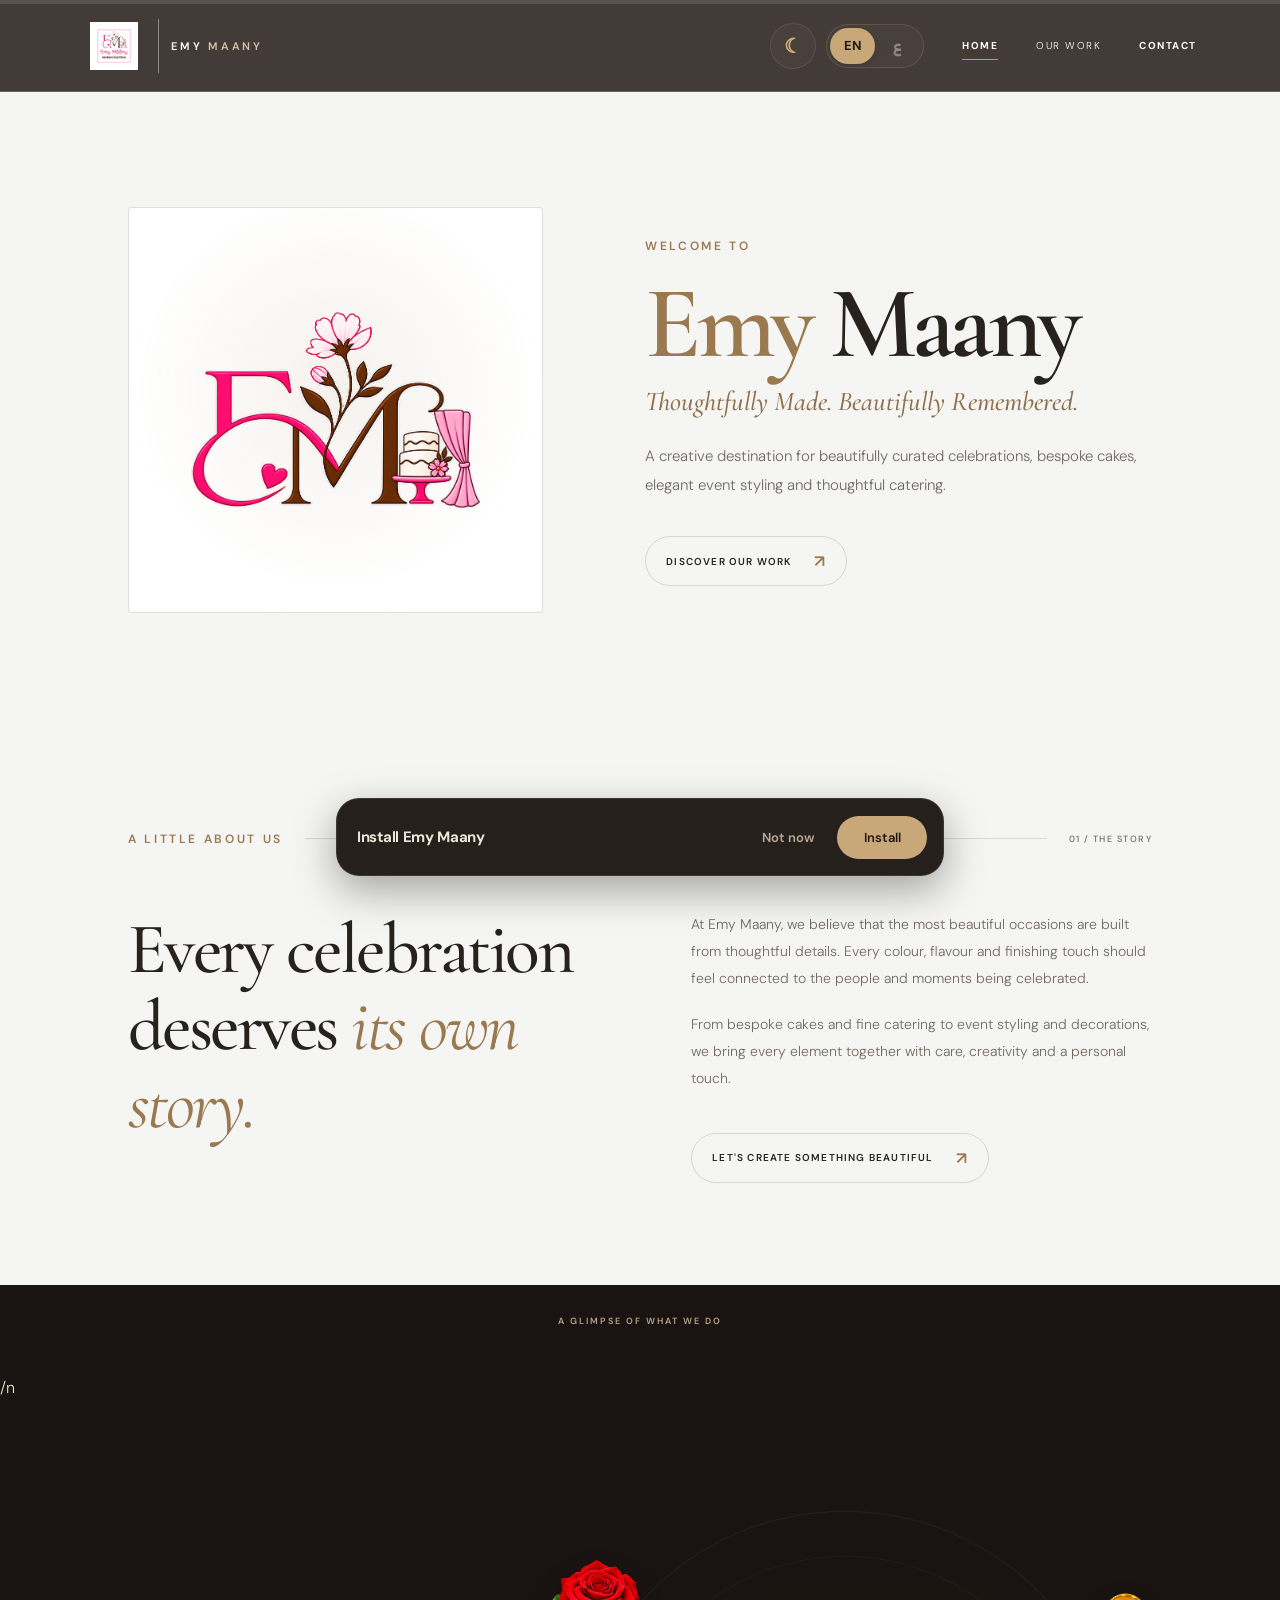
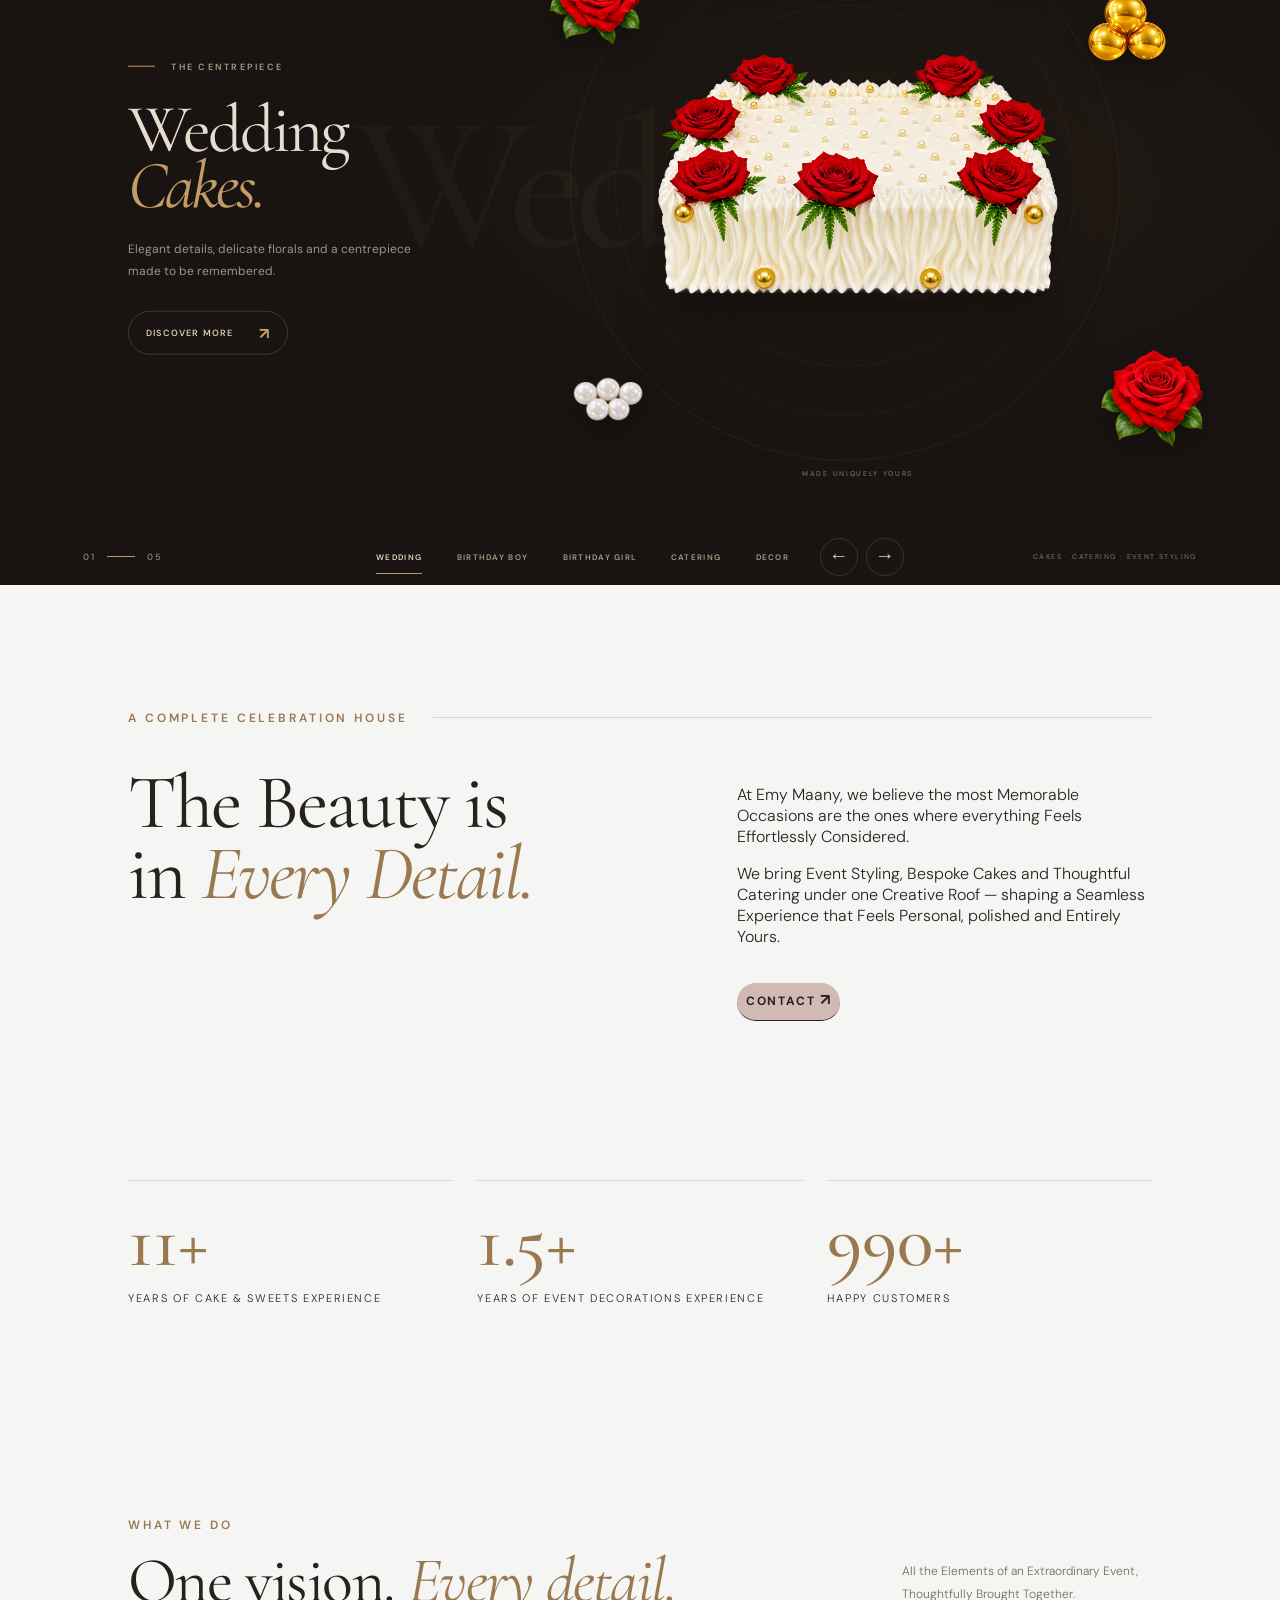
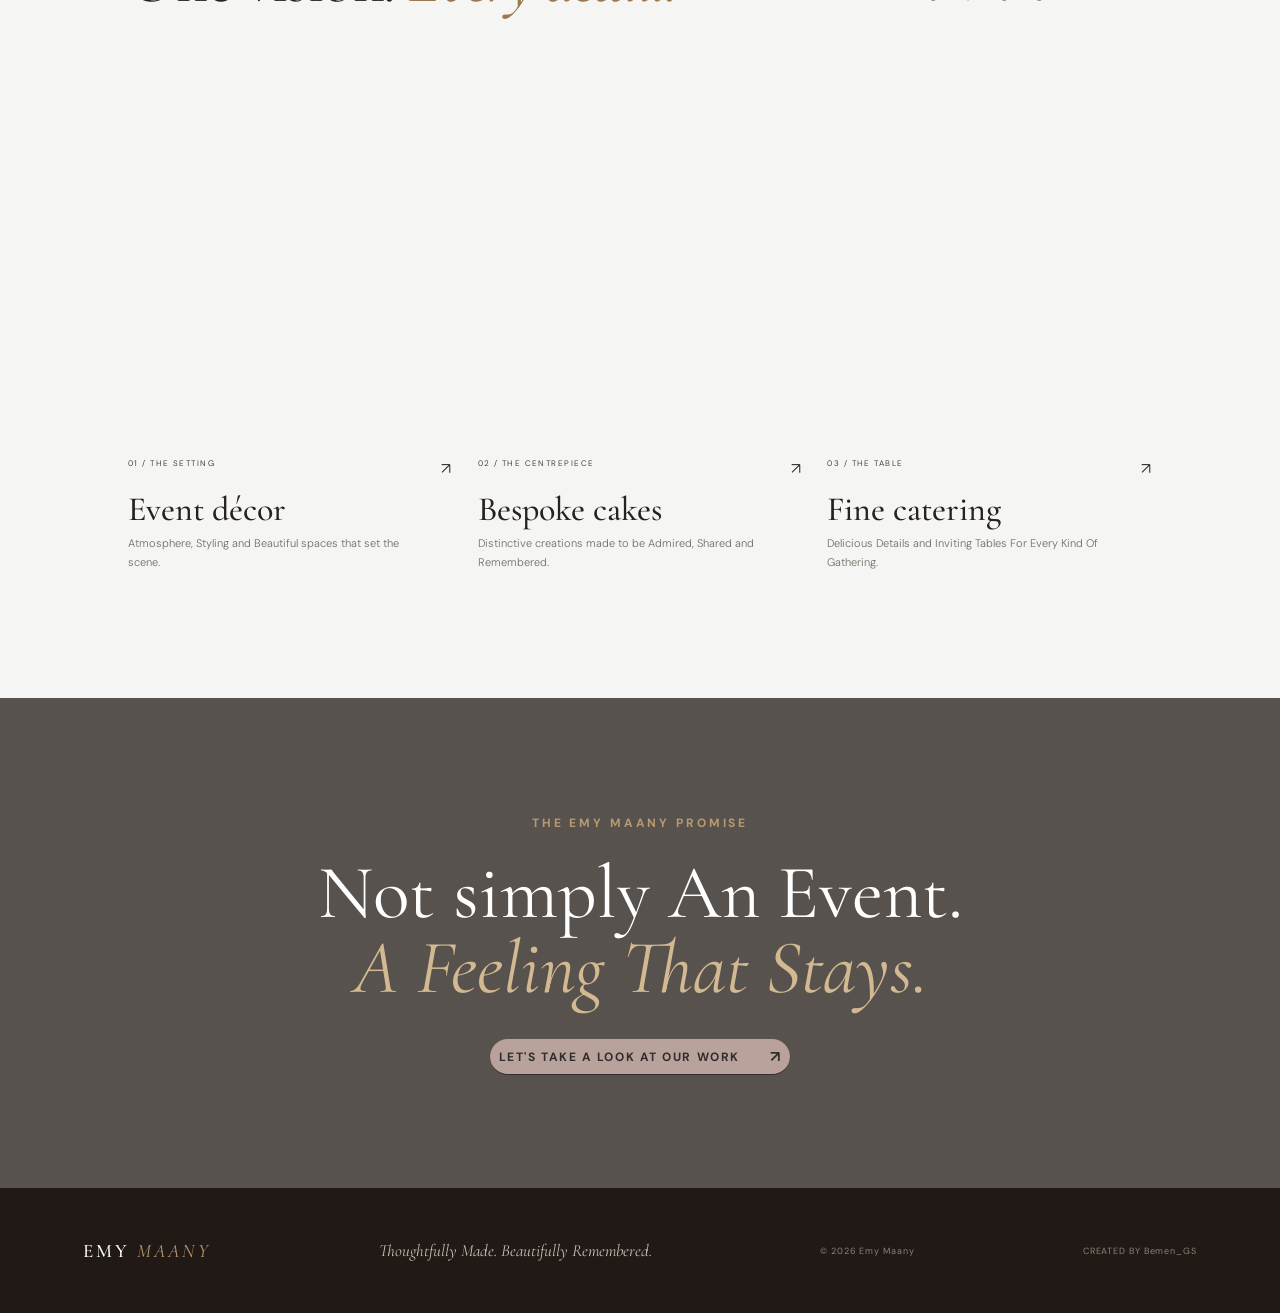
<file: index.html>
<!DOCTYPE html>
<!-- FILE: index.html | Page structure, semantics and content sections. -->
<html lang="en">
 <head>
  <meta charset="utf-8"/>
  <meta content="width=device-width, initial-scale=1.0" name="viewport"/>
  <!-- Restore the saved writing direction before the first layout paint. -->
  <script>
   try {
    if (localStorage.getItem("emy-maany-language") === "ar") {
     document.documentElement.lang = "ar";
     document.documentElement.dir = "rtl";
     document.documentElement.dataset.language = "ar";
    }
   } catch (error) {
    /* The language controller applies the default if storage is unavailable. */
   }
  </script>
  <meta content="Emy Maany &mdash; considered celebrations, beautiful details, unforgettable moments." name="description"/>
  <title>
   Emy Maany | Celebrations, Curated
  </title>
  <link href="https://fonts.googleapis.com" rel="preconnect"/>
  <link crossorigin="" href="https://fonts.gstatic.com" rel="preconnect"/>
  <link href="https://fonts.googleapis.com/css2?family=Cormorant+Garamond:wght@400;500;600;700&amp;family=DM+Sans:wght@300;400;500;600&amp;family=Alexandria:wght@300;400;500;600;700&amp;display=swap" rel="stylesheet"/>
  <link href="home.css" rel="stylesheet"/><!-- Shared dark/light theme styles --> <link href="theme.css" rel="stylesheet"/>
  <link href="showcase.css" rel="stylesheet"/>
  <meta content="#241b18" name="theme-color"/>
  <meta content="yes" name="mobile-web-app-capable"/>
  <meta content="yes" name="apple-mobile-web-app-capable"/>
  <meta content="black-translucent" name="apple-mobile-web-app-status-bar-style"/>
  <meta content="Emy Maany" name="apple-mobile-web-app-title"/>
  <link href="manifest.webmanifest" rel="manifest"/>
  <link href="favicon-32.png" rel="icon" sizes="32x32" type="image/png"/>
  <link href="icon-192.png" rel="icon" sizes="192x192" type="image/png"/>
  <link href="icon-192.png" rel="apple-touch-icon"/>
  <link href="pwa-install.css" rel="stylesheet"/>
  <link href="language.css" rel="stylesheet"/>
 </head>
 <body>
    <!-- =====================================================
         HOME PAGE: Header / Hero Slider / Introduction / Services / Footer
         ===================================================== -->
  <!-- PRELOADER -->
  <div aria-hidden="true" class="preloader">
   <span class="preloader-mark">
    Emy Maany
   </span>
   <span class="preloader-line">
   </span>
  </div>
  <!-- NAVIGATION -->
  <header class="site-header">
   <a aria-label="Emy Maany home" class="brand" href="index.html">
     <span class="brand-monogram brand-logo-frame">
     <img class="brand-logo" src="icon-maskable-512.png" alt="Emy Maany logo" width="72" height="48"/>
    </span>
    <span class="brand-name">
     EMY
     <i>
      MAANY
     </i>
    </span>
   </a>
   <button aria-expanded="false" aria-label="Open navigation" class="menu-toggle">
    <span>
    </span>
    <span>
    </span>
   </button>
   <nav aria-label="Main navigation" class="main-nav">
     <!-- THEME TOGGLE: moved beside the mobile menu button on small screens -->
     <button class="theme-toggle" type="button" aria-label="Switch to dark mode" aria-pressed="false" title="Switch to dark mode">
      <span class="theme-toggle-icon" aria-hidden="true">☾</span>
      <span class="theme-toggle-label">Dark</span>
     </button>
     <button class="language-toggle" type="button" aria-label="Switch language" title="Switch language" aria-pressed="false"><span class="language-switch-track"><span class="language-knob"></span><span class="language-option language-en">EN</span><span class="language-option language-ar">ع</span></span></button>
    <a class="active" href="index.html">
     <svg class="nav-link-icon" xmlns="http://www.w3.org/2000/svg" width="24" height="24" viewBox="0 0 24 24" fill="none" stroke="currentColor" stroke-width="2" stroke-linecap="round" stroke-linejoin="round" aria-hidden="true"><path stroke="none" d="M0 0h24v24H0z" fill="none"/><path d="M5 12l-2 0l9 -9l9 9l-2 0"/><path d="M5 12v7a2 2 0 0 0 2 2h10a2 2 0 0 0 2 -2v-7"/><path d="M9 21v-6a2 2 0 0 1 2 -2h2a2 2 0 0 1 2 2v6"/></svg>
     <b>Home</b>
    </a>
    <a href="work.html">
     <svg class="nav-link-icon" xmlns="http://www.w3.org/2000/svg" width="24" height="24" viewBox="0 0 24 24" fill="none" stroke="currentColor" stroke-width="2" stroke-linecap="round" stroke-linejoin="round" aria-hidden="true"><path stroke="none" d="M0 0h24v24H0z" fill="none"/><path d="M3 20h18v-8a3 3 0 0 0 -3 -3h-12a3 3 0 0 0 -3 3v8"/><path d="M3 14.803c.312 .135 .654 .204 1 .197a2.4 2.4 0 0 0 2 -1a2.4 2.4 0 0 1 2 -1a2.4 2.4 0 0 1 2 1a2.4 2.4 0 0 0 2 1a2.4 2.4 0 0 0 2 -1a2.4 2.4 0 0 1 2 -1a2.4 2.4 0 0 1 2 1a2.4 2.4 0 0 0 2 1c.35 .007 .692 -.062 1 -.197"/><path d="M12 4l1.465 1.638a2 2 0 1 1 -3.015 .099l1.55 -1.737"/></svg>
     Our Work
    </a>
    <a href="contact.html">
     <svg class="nav-link-icon" xmlns="http://www.w3.org/2000/svg" width="24" height="24" viewBox="0 0 24 24" fill="none" stroke="currentColor" stroke-width="2" stroke-linecap="round" stroke-linejoin="round" aria-hidden="true"><path stroke="none" d="M0 0h24v24H0z" fill="none"/><path d="M5 4h4l2 5l-2.5 1.5a11 11 0 0 0 5 5l1.5 -2.5l5 2v4a2 2 0 0 1 -2 2a16 16 0 0 1 -15 -15a2 2 0 0 1 2 -2"/></svg>
     <b>Contact</b>
    </a>
   </nav>
  </header>
  <main>
   <!-- =====================================================
        HOME SECTION 01 — WELCOME / BRAND INTRODUCTION
        ===================================================== -->
   <section class="welcome-section section-pad" id="welcome" aria-labelledby="welcome-title">
    <div class="welcome-inner">
     <div class="welcome-logo-wrap"><img src="emy-maany-logo.png" alt="Emy Maany logo" class="welcome-logo" width="420" height="280"/></div>
     <div class="welcome-copy">
      <span class="eyebrow">WELCOME TO</span>
      <h1 id="welcome-title"><span>Emy</span> Maany</h1>
      <p class="welcome-tagline">Thoughtfully Made. Beautifully Remembered.</p>
      <p class="welcome-description">A creative destination for beautifully curated celebrations, bespoke cakes, elegant event styling and thoughtful catering.</p>
      <a class="welcome-link" href="work.html">DISCOVER OUR WORK <span aria-hidden="true">↗</span></a>
     </div>
    </div>
   </section>

   <!-- =====================================================
        HOME SECTION 02 — ABOUT EMY MAANY
        ===================================================== -->
   <section class="about-intro section-pad" id="about-emy" aria-labelledby="about-emy-title">
    <div class="about-intro-heading">
     <span class="eyebrow">A LITTLE ABOUT US</span><span class="about-intro-rule" aria-hidden="true"></span><span class="about-intro-index">01 / THE STORY</span>
    </div>
    <div class="about-intro-grid">
     <h2 id="about-emy-title">Every celebration deserves <em>its own story.</em></h2>
     <div class="about-intro-copy">
      <p>At Emy Maany, we believe that the most beautiful occasions are built from thoughtful details. Every colour, flavour and finishing touch should feel connected to the people and moments being celebrated.</p>
      <p>From bespoke cakes and fine catering to event styling and decorations, we bring every element together with care, creativity and a personal touch.</p>
      <a class="about-intro-link" href="contact.html">LET'S CREATE SOMETHING BEAUTIFUL <span aria-hidden="true">↗</span></a>
     </div>
    </div>
   </section>

   <!-- PRODUCT HERO SLIDER -->
   <section aria-label="Featured creations" class="showcase" id="showcase">/n    <div class="showcase-section-label"><span data-i18n="A glimpse of what we do">A glimpse of what we do</span></div>
    <div class="showcase-stage">
     <div aria-hidden="true" class="showcase-orbit">
     </div>
     <div aria-live="polite" class="showcase-slides">
      <article class="showcase-slide is-active" data-slide="0" style="--slide-accent:#c59b66;--slide-bg:#191411">
       <div class="showcase-copy">
        <span class="showcase-kicker">
         THE CENTREPIECE
        </span>
        <h1>
         Wedding
         <br/>
         <em>
          Cakes.
         </em>
        </h1>
        <p>
         Elegant details, delicate florals and a centrepiece made to be remembered.
        </p>
        <!-- Wedding -->
        <a class="showcase-cta" href="work.html#cakes">
         DISCOVER MORE
         <b>
          &nearrow;
         </b>
        </a>
       </div>
       <div aria-hidden="true" class="showcase-word">
        Wedding
       </div>
       <div class="showcase-product">
        <img alt="Italian celebration cake" src="italian cake/italian cake 3D.png"/>
       </div>
       <div aria-hidden="true" class="showcase-floats">
        <img alt="" class="float f1" src="italian cake/Vibrant Red Rose Cutout.png"/>
        <img alt="" class="float f2" src="italian cake/Triad of Reflective Gold Spheres.png"/>
        <img alt="" class="float f3" src="italian cake/Glossy Pearl Sphere Cluster.png"/>
        <img alt="" class="float f4" src="italian cake/Vibrant Red Rose Cutout.png"/>
        
       </div>
       <span class="showcase-caption">
        MADE UNIQUELY YOURS
       </span>
      </article>
      <article class="showcase-slide" data-slide="1" style="--slide-accent:#d4a96f;--slide-bg:#191411">
       <div class="showcase-copy">
        <span class="showcase-kicker">
         LITTLE MOMENTS, BIG MAGIC
        </span>
        <h1>
         Birthday
         <br/>
         <em>
          Boy.
         </em>
        </h1>
        <p>
         Playful characters, joyful colours and a cake made just for him.
        </p>
        <!-- Birthday Boy -->
        <a class="showcase-cta" href="work.html#cakes">
         DISCOVER MORE
         <b>
          &nearrow;
         </b>
        </a>
       </div>
       <div aria-hidden="true" class="showcase-word">
        Birthday
       </div>
       <div class="showcase-product">
        <img alt="Animal themed birthday cake" src="animals/animals .png"/>
       </div>
       <div aria-hidden="true" class="showcase-floats">
        <img alt="" class="float f1" src="animals/elephant slider.png"/>
        <img alt="" class="float f2" src="animals/giraffe slider.png"/>
        <img alt="" class="float f3" src="animals/lion slider.png"/>
        <img alt="" class="float f4" src="animals/monkey slider.png"/>
       </div>
       <span class="showcase-caption">
        A WORLD OF WONDER
       </span>
      </article>
      <article class="showcase-slide" data-slide="2" style="--slide-accent:#d5a1b9;--slide-bg:#191411">
       <div class="showcase-copy">
        <span class="showcase-kicker">
         YOUR DAY, YOUR FAIRYTALE
        </span>
        <h1>
         Birthday
         <br/>
         <em>
          Girl.
         </em>
        </h1>
        <p>
         Sweet colours, lovely characters and a cake made just for her.
        </p>
        <!-- Birthday Girl -->
        <a class="showcase-cta" href="work.html#cakes">
         DISCOVER MORE
         <b>
          &nearrow;
         </b>
        </a>
       </div>
       <div aria-hidden="true" class="showcase-word">
        Birthday
       </div>
       <div class="showcase-product">
        <img alt="Pink teddy bear birthday cake" src="pink%20bear/كعكة جونو نيستا الوردية بالدب البنفسجي.png"/>
       </div>
       <div aria-hidden="true" class="showcase-floats">
        <img alt="" class="float f1" src="pink%20bear/دب%20وردي%20لامع%20مع%20زهرة%20بيضاء.png"/>
        <img alt="" class="float f2" src="pink%20bear/بالونات%20لامعة%20ملونة%20متجمعة.png"/>
        <img alt="" class="float f3" src="pink%20bear/سحابة%20ثلاثية%20الأبعاد%20لامعة.png"/>
        <img alt="" class="float f4" src="italian%20cake/Triad%20of%20Reflective%20Gold%20Spheres.png"/>
       </div>
       <span class="showcase-caption">
        SWEET DETAILS, FOREVER
       </span>
      </article>
      <article class="showcase-slide" data-slide="3" style="--slide-accent:#c5a16d;--slide-bg:#191411">
       <div class="showcase-copy">
        <span class="showcase-kicker">
         THE TABLE, THOUGHTFULLY SET
        </span>
        <h1>
         Fine
         <br/>
         <em>
          Catering.
         </em>
        </h1>
        <p>
         Delicious details and inviting bites, prepared for sharing.
        </p>
        <!-- Fine Catering -->
        <a class="showcase-cta" href="work.html#catering">
         DISCOVER MORE
         <b>
          &nearrow;
         </b>
        </a>
       </div>
       <div aria-hidden="true" class="showcase-word">
        Catering
       </div>
       <div class="showcase-product">
        <img alt="Crispy chicken sandwich" src="chicken snadwich/chicken-sandwich-cutout.png"/>
       </div>
       <div aria-hidden="true" class="showcase-floats">
        <img alt="" class="float f1" src="chicken snadwich/chicken slider.png"/>
        <img alt="" class="float f2" src="chicken snadwich/lettuce slider.png"/>
        <img alt="" class="float f3" src="chicken snadwich/lettuce slider.png"/>
        <img alt="" class="float f4" src="chicken snadwich/chicken slider.png"/>
       </div>
       <span class="showcase-caption">
        PREPARED TO BE SHARED
       </span>
      </article>
      <article class="showcase-slide" data-slide="4" style="--slide-accent:#c9a76d;--slide-bg:#191411">
       <div class="showcase-copy">
        <span class="showcase-kicker">
         THE SETTING FOR YOUR STORY
        </span>
        <h1 class="showcase-event-decor-title">
         <span data-i18n="Event Decor.">Event Decor.</span>
        </h1>
        <p>
         Atmosphere, thoughtful styling and beautiful details in every corner.
        </p>
         <!-- Event Decor -->
        <a class="showcase-cta" href="work.html#decorations">
         DISCOVER MORE
         <b>
          &nearrow;
         </b>
        </a>
       </div>
       <div aria-hidden="true" class="showcase-word">
        Celebration
       </div>
       <div class="showcase-product showcase-photo">
        <img alt="Teddy bear themed event decoration" src="bear/bear%20.png"/>
       </div>
       <div aria-hidden="true" class="showcase-floats">
        <img alt="" class="float f1" src="bear/Plush Teddy Bear with Blue Bow.png"/>
        <img alt="" class="float f2" src="bear/Glossy%20Blue%20and%20White%20Hot%20Air%20Balloon.png"/>
        <img alt="" class="float f3" src="bear/Glossy White Balloon Trio.png"/>
        <img alt="" class="float f4" src="bear/Glossy Orange Balloon Bouquet with Ribbons.png"/>
        <img alt="" class="float f5" src="bear/Glossy%20Gold%20Balloon%20Trio.png"/>
       </div>
       <span class="showcase-caption">
        EVERY DETAIL IN ITS PLACE
       </span>
      </article>
     </div>
     <!-- ================================================ -->
     <div class="showcase-footer">
      <div class="showcase-count">
       <span id="showcase-current">
        01
       </span>
       <i>
       </i>
       <span>
        05
       </span>
      </div>
      <nav aria-label="Choose a featured category" class="showcase-tabs">
       <button class="active" data-go="0">
        WEDDING
       </button>
       <button data-go="1">
        BIRTHDAY BOY
       </button>
       <button data-go="2">
        BIRTHDAY GIRL
       </button>
       <button data-go="3">
        CATERING
       </button>
       <button data-go="4">
        DECOR
       </button>
      </nav>
      <div class="showcase-arrows">
       <button aria-label="Previous slide" id="showcase-prev">
        &larr;
       </button>
       <button aria-label="Next slide" id="showcase-next">
        &rarr;
       </button>
      </div>
      <span class="showcase-signature">
       CAKES &middot; CATERING &middot; EVENT STYLING
      </span>
     </div>
    </div>
   </section>
   <!-- INTRODUCTION -->
   <section class="intro section-pad">
    <div class="intro-kicker reveal">
     <span class="eyebrow">
      A COMPLETE CELEBRATION HOUSE
     </span>
     <span class="fine-line">
     </span>
    </div>
    <div class="intro-grid">
     <h2 class="reveal">
      The Beauty is
      <br/>
      in
      <em>
       Every Detail.
      </em>
     </h2>
     <div class="intro-text-reveal">
      <p class="lead1">
       At Emy Maany, we believe the most Memorable Occasions are the ones where everything Feels Effortlessly Considered.
      </p>
      <p class="lead2">
       We bring Event Styling, Bespoke Cakes and Thoughtful Catering under one Creative Roof &mdash; shaping a Seamless Experience that Feels Personal, polished and Entirely Yours.
      </p>
      <a class="text-link dark-link" href="contact.html">
       <b>
        Contact
        <span>
         &nearrow;
        </span>
       </b>
      </a>
     </div>
    </div>
   </section>
   <!-- EXPERIENCE COUNTERS -->
   <section aria-label="Emy Maany experience" class="experience-counters section-pad">
    <div class="counter-card">
     <strong data-count="11" data-suffix="+">
      0
     </strong>
     <span>
      Years of Cake &amp; Sweets Experience
     </span>
    </div>
    <div class="counter-card">
     <strong data-count="1.5" data-decimals="1" data-suffix="+">
      0
     </strong>
     <span>
      Years of Event Decorations Experience
     </span>
    </div>
    <div class="counter-card">
     <strong data-count="1000" data-suffix="+">
      0
     </strong>
     <span>
      Happy Customers
     </span>
    </div>
   </section>
   <!-- SERVICES -->
   <section class="services section-pad">
    <div class="section-heading reveal">
     <div>
      <span class="eyebrow">
       WHAT WE DO
      </span>
      <h2>
       One vision.
       <em>
        Every detail.
       </em>
      </h2>
     </div>
     <p>
      All the Elements of an Extraordinary Event, Thoughtfully Brought Together.
     </p>
    </div>
    <div class="service-grid">
     <a class="service-card reveal" href="work.html#decorations">
      <div class="service-photo photo-decor">
      </div>
      <div class="service-meta">
       <span>
        01 / THE SETTING
       </span>
       <span>
        &nearrow;
       </span>
      </div>
      <h3>
       Event d&eacute;cor
      </h3>
      <p>
       Atmosphere, Styling and Beautiful spaces that set the scene.
      </p>
     </a>
     <a class="service-card reveal" href="work.html#cakes">
      <div class="service-photo photo-cake">
      </div>
      <div class="service-meta">
       <span>
        02 / THE CENTREPIECE
       </span>
       <span>
        &nearrow;
       </span>
      </div>
      <h3>
       Bespoke cakes
      </h3>
      <p>
       Distinctive creations made to be Admired, Shared and Remembered.
      </p>
     </a>
     <a class="service-card reveal" href="work.html#catering">
      <div class="service-photo photo-catering">
      </div>
      <div class="service-meta">
       <span>
        03 / THE TABLE
       </span>
       <span>
        &nearrow;
       </span>
      </div>
      <h3>
       Fine catering
      </h3>
      <p>
       Delicious Details and Inviting Tables For Every Kind Of Gathering.
      </p>
     </a>
    </div>
   </section>
   <!-- BRAND STATEMENT -->
   <section class="statement">
    <div class="statement-inner reveal">
     <span class="eyebrow">
      <b>
       THE EMY MAANY PROMISE
      </b>
     </span>
     <h2>
      Not simply An Event.
      <br/>
      <em>
       A Feeling That Stays.
      </em>
     </h2>
     <a class="text-link light-link" href="work.html">
      <b>
       Let's take a look at Our Work
      </b>
      <span>
       &nearrow;
      </span>
     </a>
    </div>
   </section>
   <!-- FOOTER -->
   <footer class="site-footer">
    <a class="footer-brand" href="index.html">
     EMY
     <em>
      MAANY
     </em>
    </a>
    <span>
     Thoughtfully Made. Beautifully Remembered.
    </span>
    <span>
     &copy;
     <span class="year">
     </span>
     Emy Maany
    </span>
    <small>
     CREATED BY Bemen_GS
    </small>
   </footer>
  </main>
  <script src="home.js">
  </script>
  <script defer="" src="showcase.js">
  </script>
  <script defer src="i18n.js"></script>
  <script defer="" src="site-enhancements.js">
  </script>
  <!-- Shared dark/light theme behavior --> <script defer src="theme.js"></script>  <script defer="" src="pwa-install.js">
  </script>
 </body>
</html>
</file>
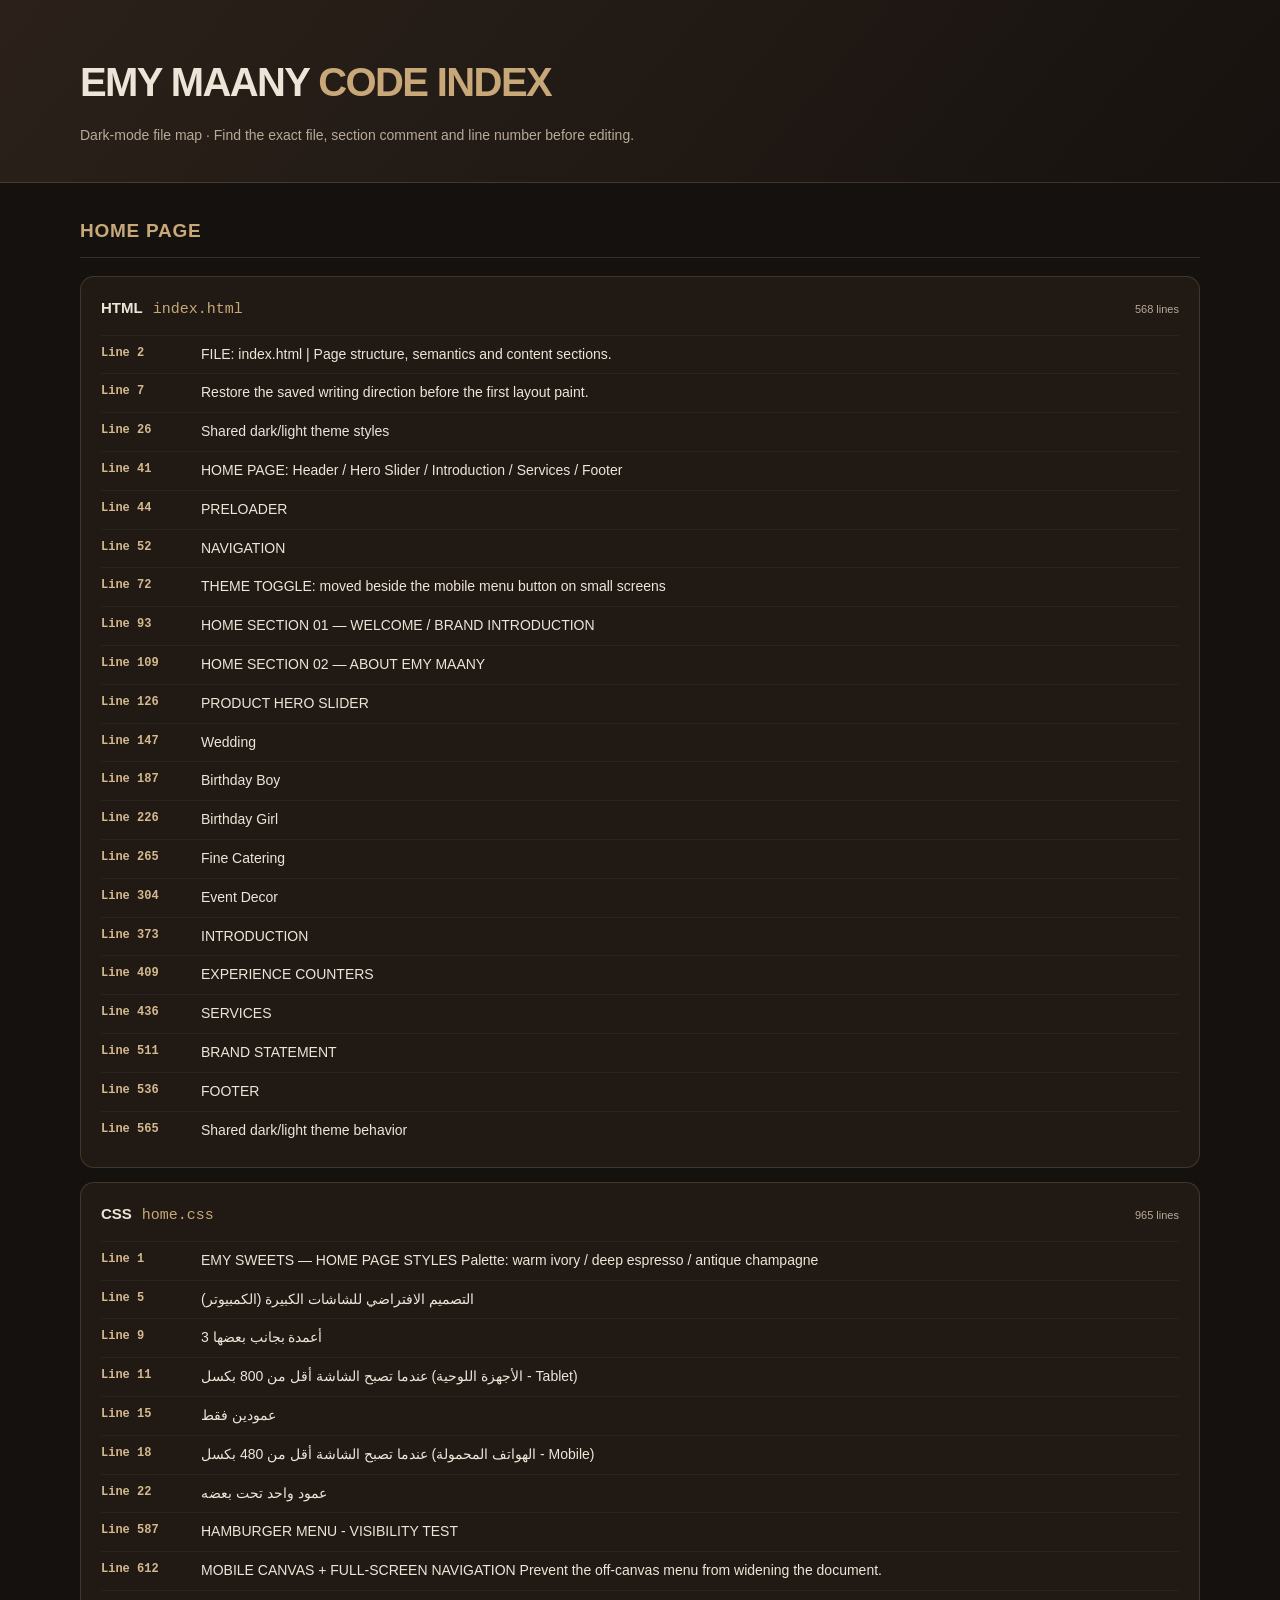
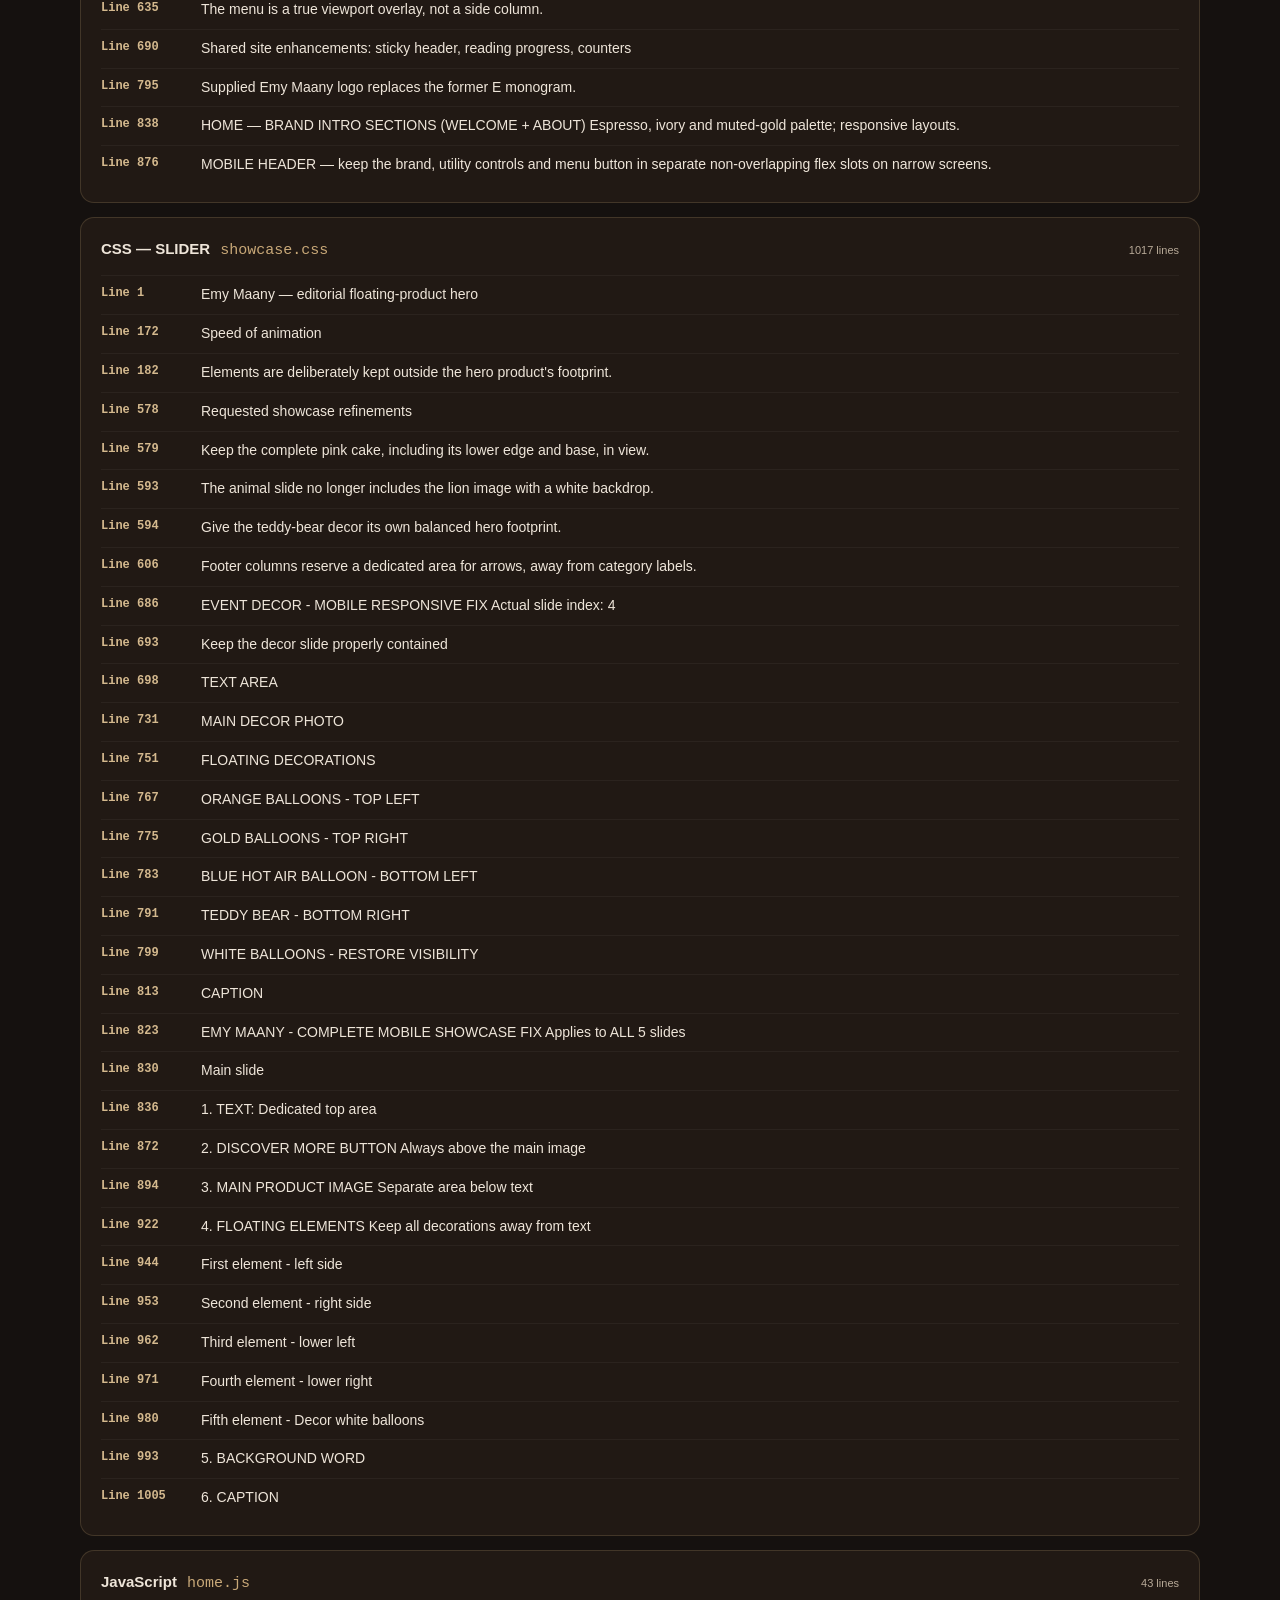
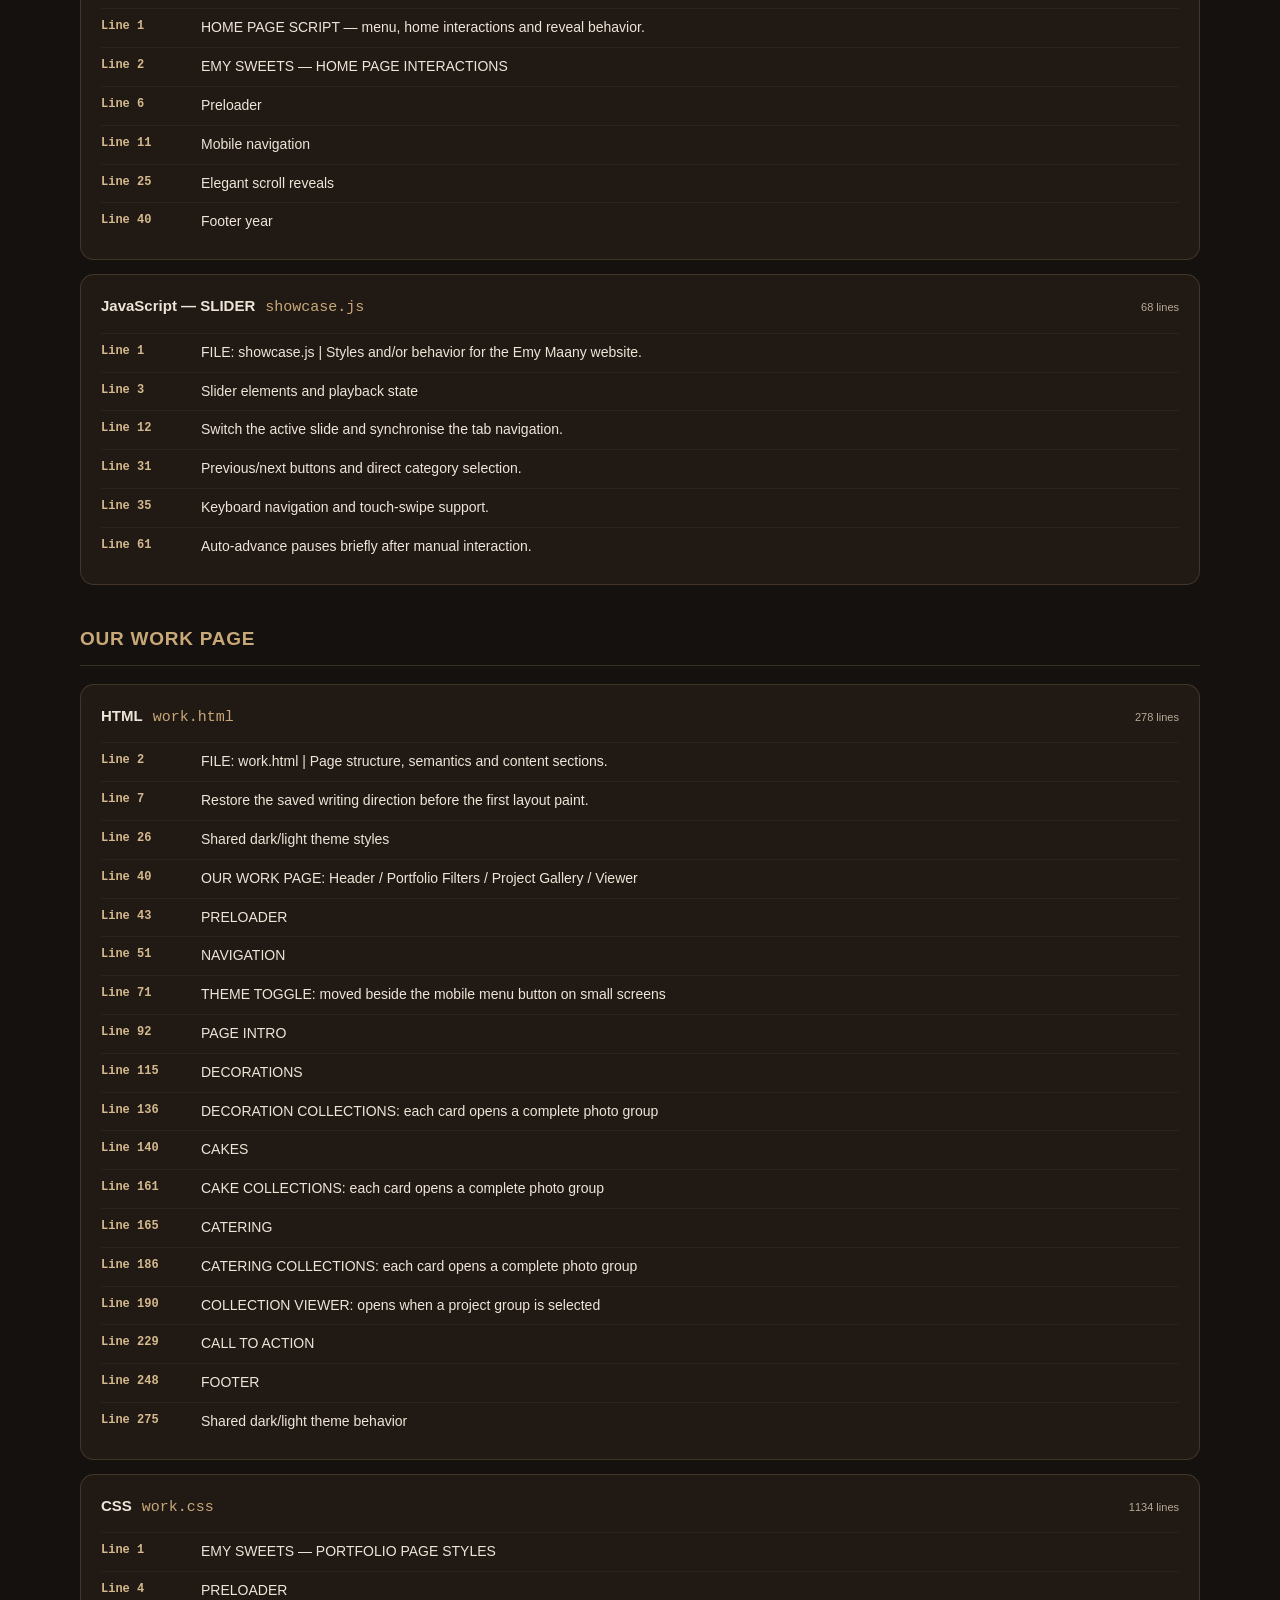
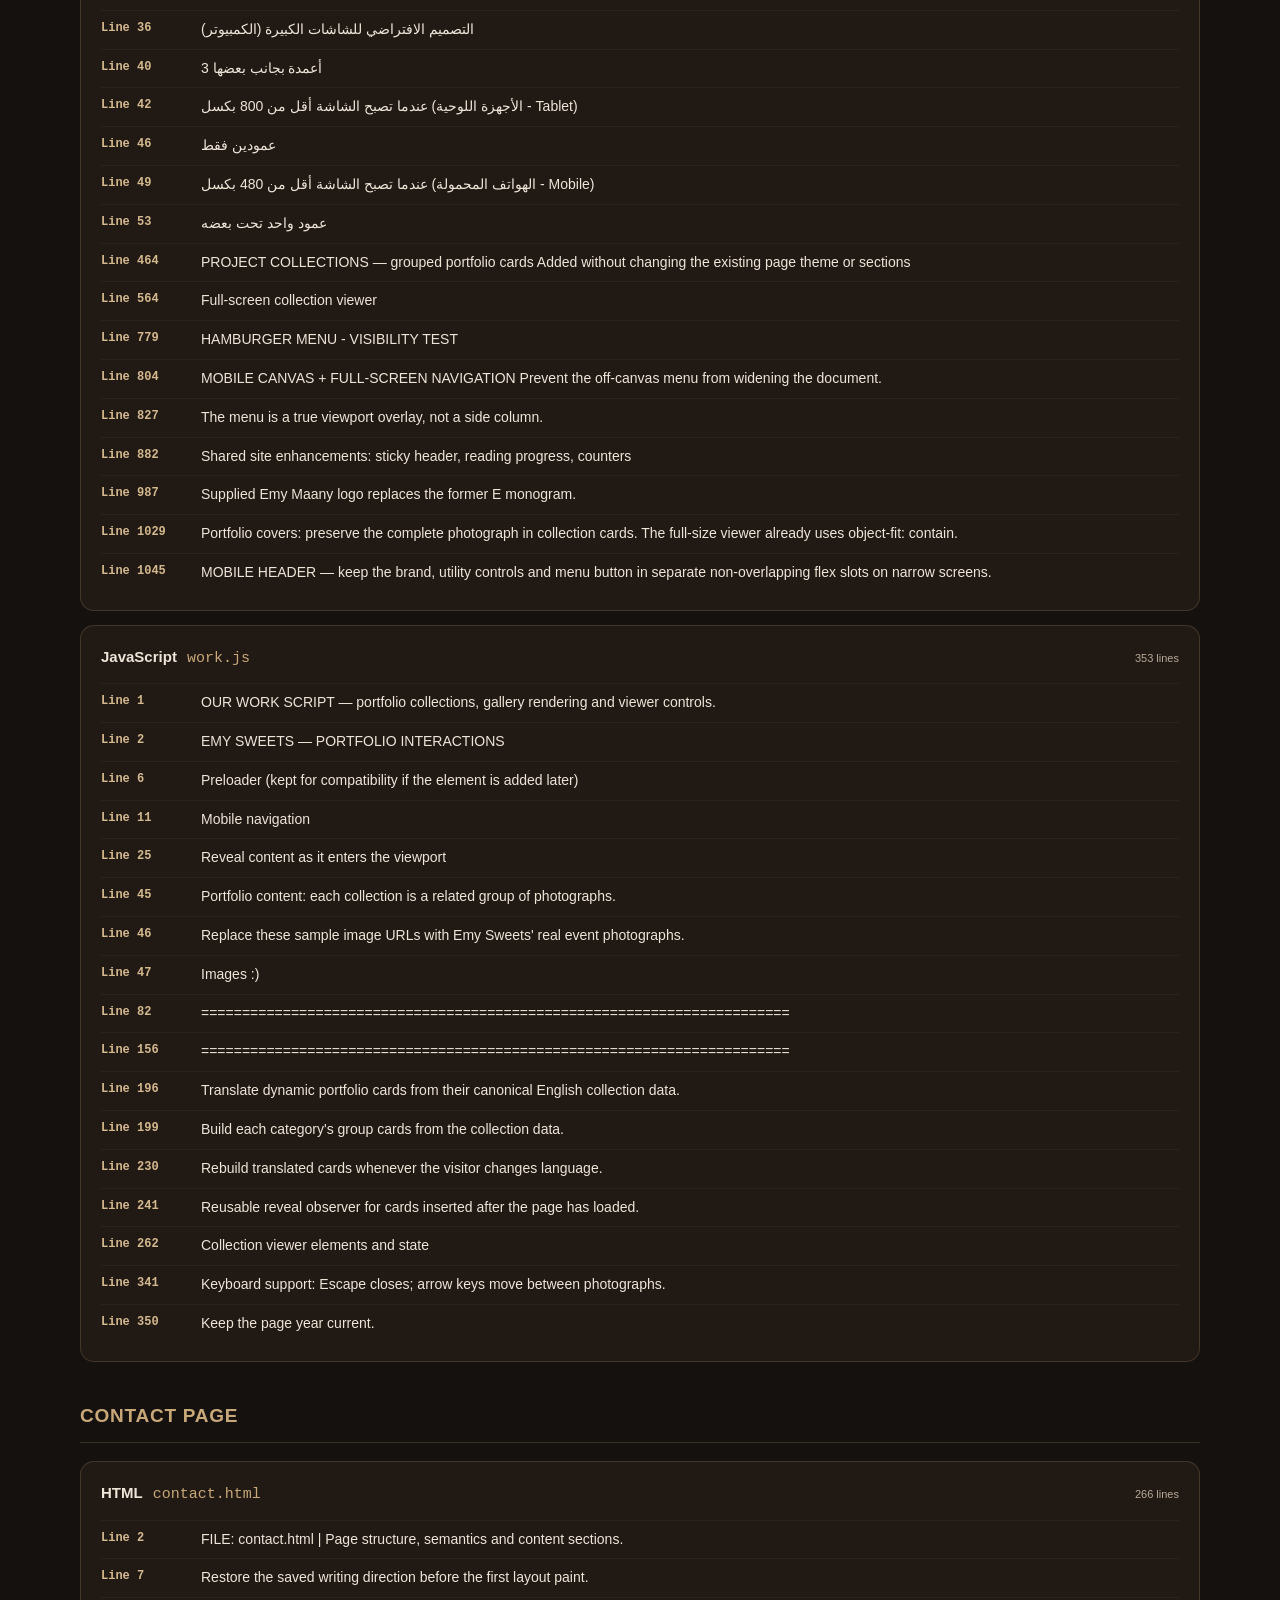
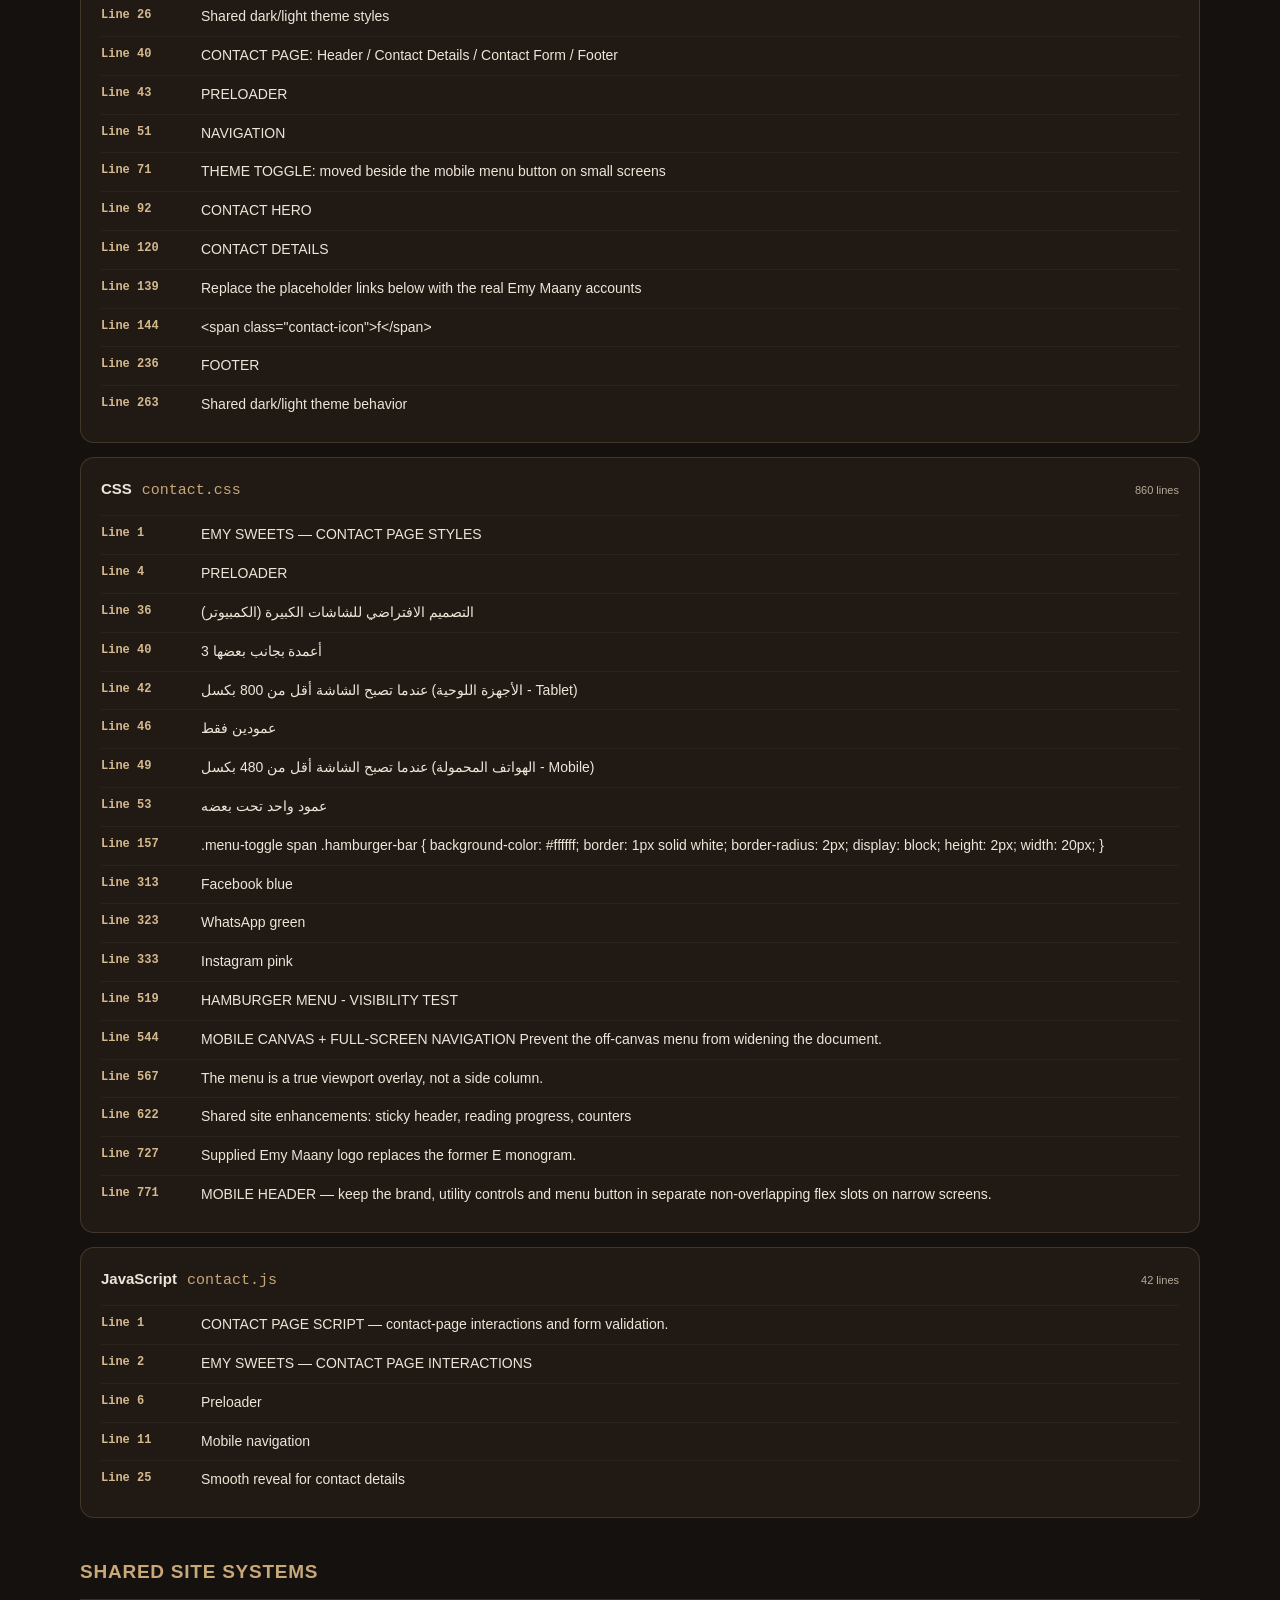
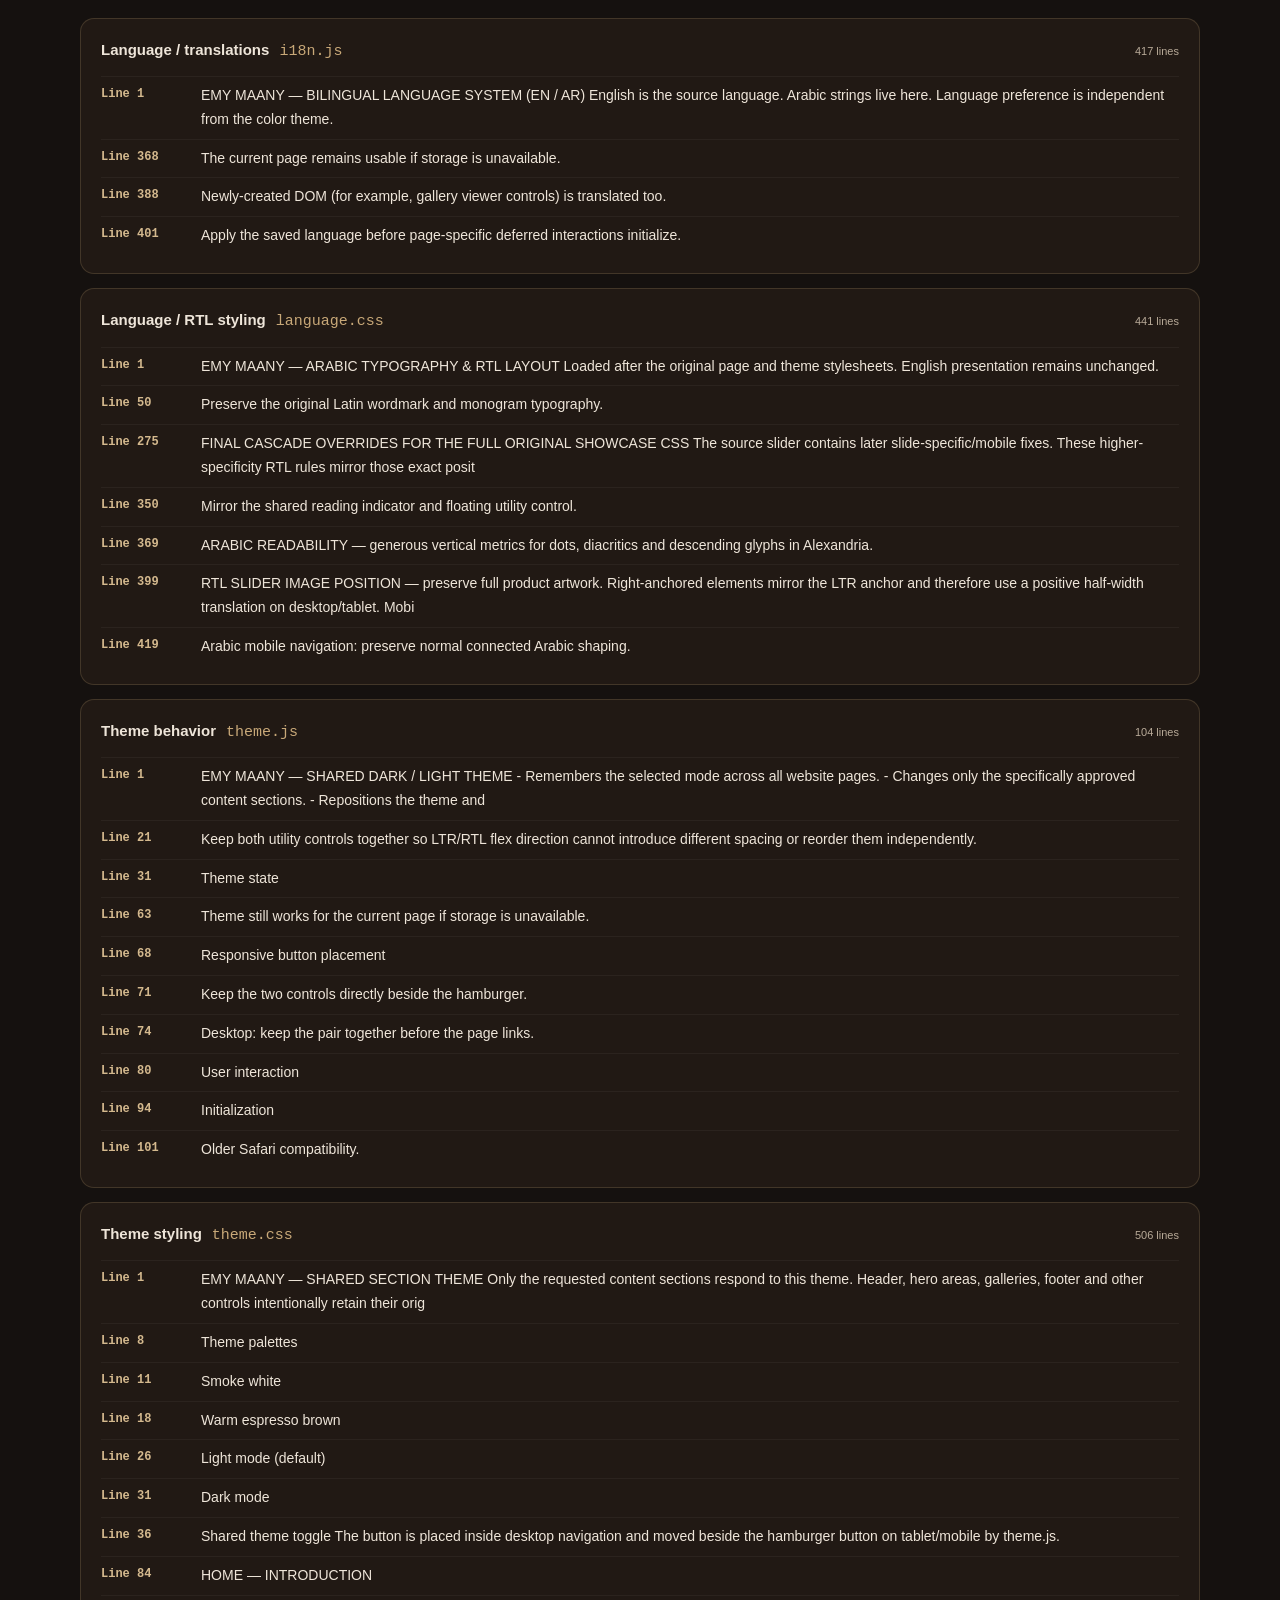
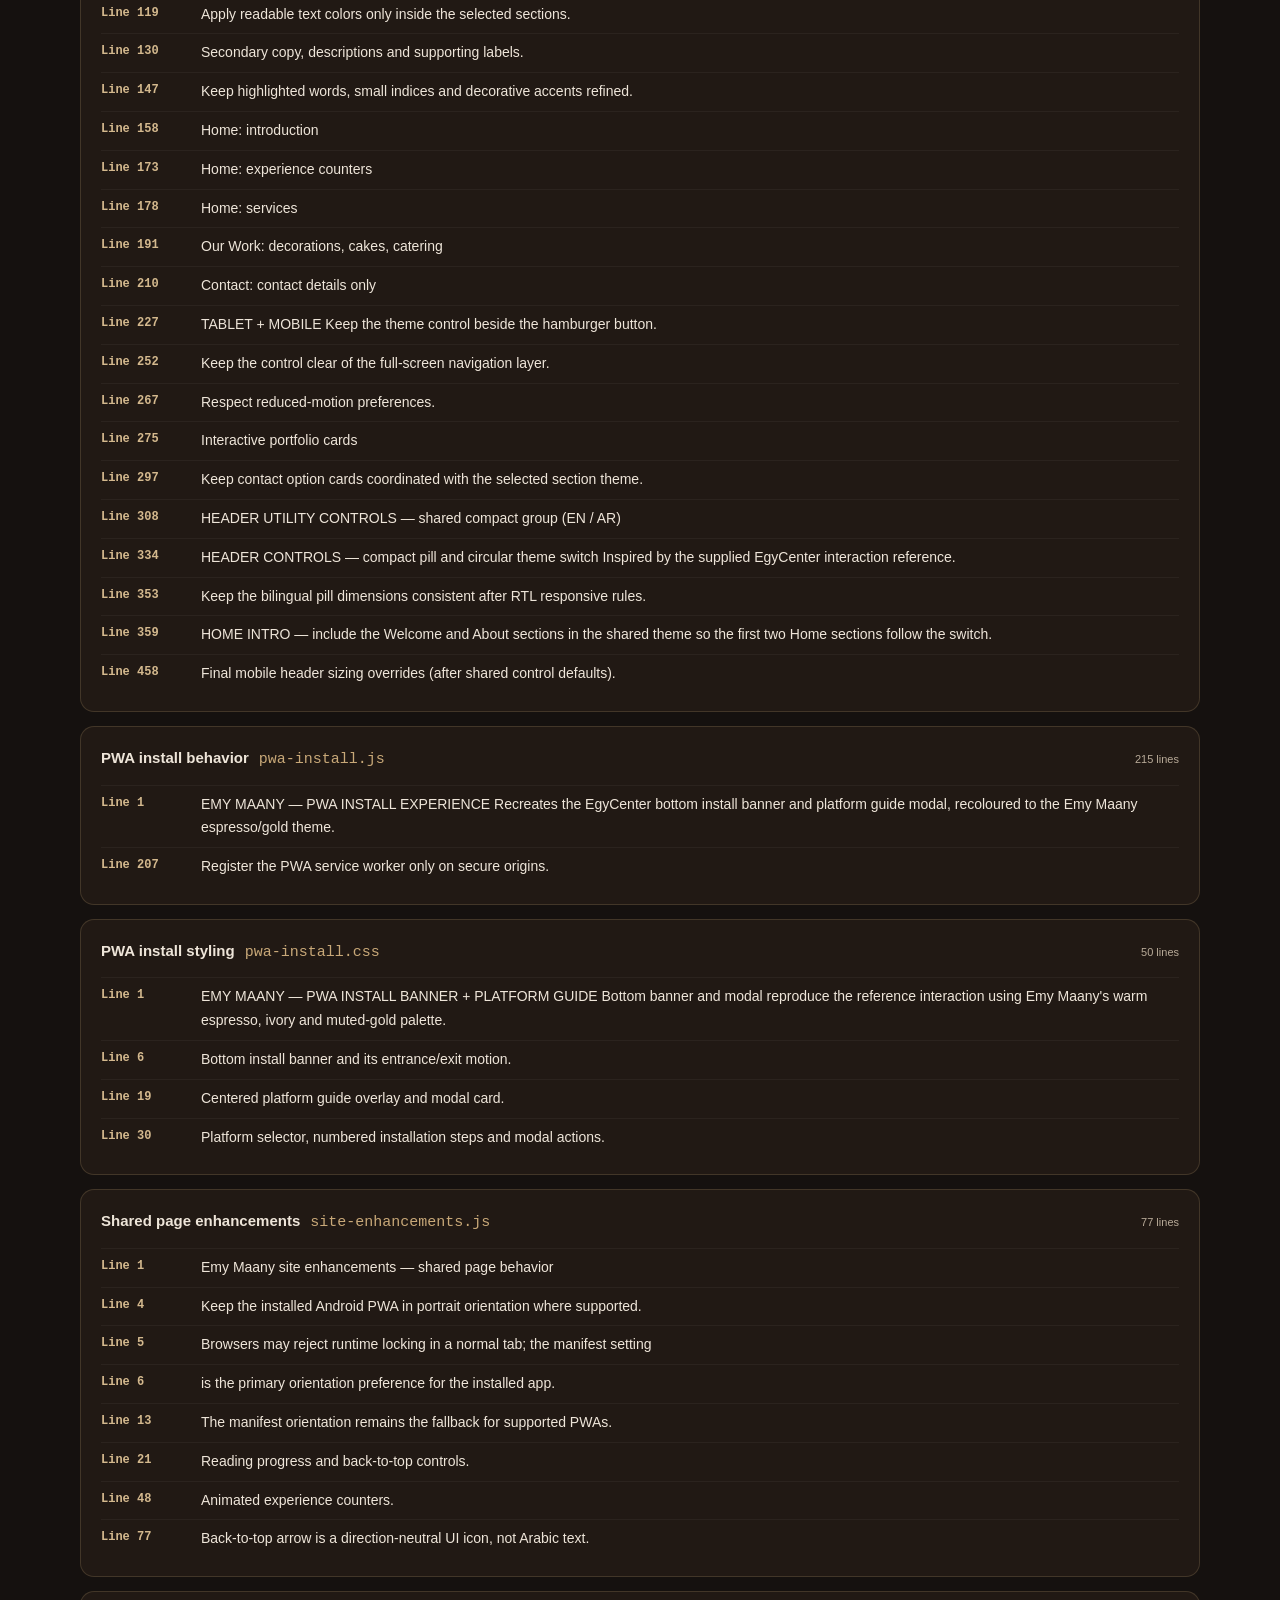
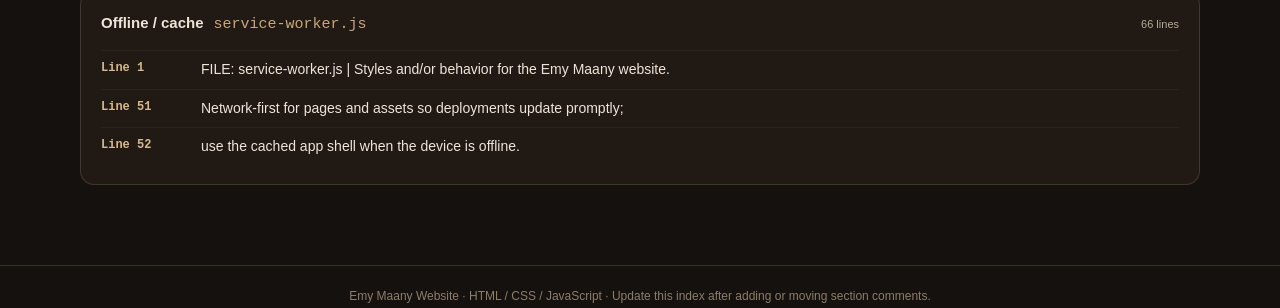
<file: CODE-INDEX-DARK.html>
<!DOCTYPE html>
<html lang="en">

<head>
    <meta charset="utf-8" />
    <meta content="width=device-width,initial-scale=1" name="viewport" />
    <title>Emy Maany — Code Index</title>
    <style>
        :root {
            color-scheme: dark;
            --bg: #15110f;
            --panel: #211914;
            --text: #eee5d9;
            --muted: #b8aa98;
            --gold: #c8a878;
            --line: rgba(200, 168, 120, .2)
        }

        * {
            box-sizing: border-box
        }

        body {
            margin: 0;
            background: var(--bg);
            color: var(--text);
            font: 14px/1.7 "Segoe UI", Arial, sans-serif
        }

        header {
            padding: 48px max(22px, calc((100vw - 1120px)/2)) 34px;
            background: linear-gradient(130deg, #2b211a, #17120f);
            border-bottom: 1px solid var(--line)
        }

        header p {
            margin: 8px 0 0;
            color: var(--muted)
        }

        h1 {
            margin: 0;
            color: var(--text);
            font-size: clamp(26px, 4vw, 40px);
            letter-spacing: -.04em
        }

        h1 span {
            color: var(--gold)
        }

        main {
            width: min(1120px, calc(100% - 36px));
            margin: 32px auto 80px
        }

        section {
            margin: 0 0 38px
        }

        h2 {
            margin: 0 0 18px;
            padding-bottom: 10px;
            border-bottom: 1px solid var(--line);
            color: var(--gold);
            font-size: 19px;
            letter-spacing: .04em
        }

        article {
            margin: 14px 0;
            padding: 18px 20px;
            border: 1px solid var(--line);
            border-radius: 14px;
            background: var(--panel)
        }

        h3 {
            display: flex;
            align-items: baseline;
            flex-wrap: wrap;
            gap: 10px;
            margin: 0 0 12px;
            font-size: 15px
        }

        h3 code {
            color: var(--gold);
            font-weight: 500
        }

        h3 small {
            margin-left: auto;
            color: var(--muted);
            font-size: 11px;
            font-weight: 400
        }

        ol {
            margin: 0;
            padding: 0;
            list-style: none
        }

        li {
            display: grid;
            grid-template-columns: 88px 1fr;
            gap: 12px;
            padding: 7px 0;
            border-top: 1px solid rgba(255, 255, 255, .045);
            overflow-wrap: anywhere
        }

        .line {
            color: #d4b98e;
            font: 600 12px/1.8 Consolas, monospace;
            white-space: nowrap
        }

        .empty {
            color: var(--muted);
            margin: 0
        }

        footer {
            padding: 20px;
            text-align: center;
            color: #8d7d6a;
            border-top: 1px solid var(--line);
            font-size: 12px
        }

        @media(max-width:600px) {
            header {
                padding: 34px 20px 26px
            }

            main {
                width: calc(100% - 24px);
                margin-top: 20px
            }

            article {
                padding: 14px
            }

            li {
                grid-template-columns: 72px 1fr;
                gap: 8px
            }

            h3 small {
                width: 100%;
                margin-left: 0
            }
        }
    </style>
</head>

<body>
    <header>
        <h1>EMY MAANY <span>CODE INDEX</span></h1>
        <p>Dark-mode file map · Find the exact file, section comment and line number before editing.</p>
    </header>
    <main>
        <section>
            <h2>HOME PAGE</h2>
            <article>
                <h3>HTML <code>index.html</code> <small>568 lines</small></h3>
                <ol>
                    <li><span class="line">Line 2</span><span>FILE: index.html | Page structure, semantics and content
                            sections.</span></li>
                    <li><span class="line">Line 7</span><span>Restore the saved writing direction before the first
                            layout paint.</span></li>
                    <li><span class="line">Line 26</span><span>Shared dark/light theme styles</span></li>
                    <li><span class="line">Line 41</span><span>HOME PAGE: Header / Hero Slider / Introduction / Services
                            / Footer</span></li>
                    <li><span class="line">Line 44</span><span>PRELOADER</span></li>
                    <li><span class="line">Line 52</span><span>NAVIGATION</span></li>
                    <li><span class="line">Line 72</span><span>THEME TOGGLE: moved beside the mobile menu button on
                            small screens</span></li>
                    <li><span class="line">Line 93</span><span>HOME SECTION 01 — WELCOME / BRAND INTRODUCTION</span>
                    </li>
                    <li><span class="line">Line 109</span><span>HOME SECTION 02 — ABOUT EMY MAANY</span></li>
                    <li><span class="line">Line 126</span><span>PRODUCT HERO SLIDER</span></li>
                    <li><span class="line">Line 147</span><span>Wedding</span></li>
                    <li><span class="line">Line 187</span><span>Birthday Boy</span></li>
                    <li><span class="line">Line 226</span><span>Birthday Girl</span></li>
                    <li><span class="line">Line 265</span><span>Fine Catering</span></li>
                    <li><span class="line">Line 304</span><span>Event Decor</span></li>
                    <li><span class="line">Line 373</span><span>INTRODUCTION</span></li>
                    <li><span class="line">Line 409</span><span>EXPERIENCE COUNTERS</span></li>
                    <li><span class="line">Line 436</span><span>SERVICES</span></li>
                    <li><span class="line">Line 511</span><span>BRAND STATEMENT</span></li>
                    <li><span class="line">Line 536</span><span>FOOTER</span></li>
                    <li><span class="line">Line 565</span><span>Shared dark/light theme behavior</span></li>
                </ol>
            </article>
            <article>
                <h3>CSS <code>home.css</code> <small>965 lines</small></h3>
                <ol>
                    <li><span class="line">Line 1</span><span>EMY SWEETS — HOME PAGE STYLES Palette: warm ivory / deep
                            espresso / antique champagne</span></li>
                    <li><span class="line">Line 5</span><span>التصميم الافتراضي للشاشات الكبيرة (الكمبيوتر)</span></li>
                    <li><span class="line">Line 9</span><span>3 أعمدة بجانب بعضها</span></li>
                    <li><span class="line">Line 11</span><span>عندما تصبح الشاشة أقل من 800 بكسل (الأجهزة اللوحية -
                            Tablet)</span></li>
                    <li><span class="line">Line 15</span><span>عمودين فقط</span></li>
                    <li><span class="line">Line 18</span><span>عندما تصبح الشاشة أقل من 480 بكسل (الهواتف المحمولة -
                            Mobile)</span></li>
                    <li><span class="line">Line 22</span><span>عمود واحد تحت بعضه</span></li>
                    <li><span class="line">Line 587</span><span>HAMBURGER MENU - VISIBILITY TEST</span></li>
                    <li><span class="line">Line 612</span><span>MOBILE CANVAS + FULL-SCREEN NAVIGATION Prevent the
                            off-canvas menu from widening the document.</span></li>
                    <li><span class="line">Line 635</span><span>The menu is a true viewport overlay, not a side
                            column.</span></li>
                    <li><span class="line">Line 690</span><span>Shared site enhancements: sticky header, reading
                            progress, counters</span></li>
                    <li><span class="line">Line 795</span><span>Supplied Emy Maany logo replaces the former E
                            monogram.</span></li>
                    <li><span class="line">Line 838</span><span>HOME — BRAND INTRO SECTIONS (WELCOME + ABOUT) Espresso,
                            ivory and muted-gold palette; responsive layouts.</span></li>
                    <li><span class="line">Line 876</span><span>MOBILE HEADER — keep the brand, utility controls and
                            menu button in separate non-overlapping flex slots on narrow screens.</span></li>
                </ol>
            </article>
            <article>
                <h3>CSS — SLIDER <code>showcase.css</code> <small>1017 lines</small></h3>
                <ol>
                    <li><span class="line">Line 1</span><span>Emy Maany — editorial floating-product hero</span></li>
                    <li><span class="line">Line 172</span><span>Speed of animation</span></li>
                    <li><span class="line">Line 182</span><span>Elements are deliberately kept outside the hero
                            product's footprint.</span></li>
                    <li><span class="line">Line 578</span><span>Requested showcase refinements</span></li>
                    <li><span class="line">Line 579</span><span>Keep the complete pink cake, including its lower edge
                            and base, in view.</span></li>
                    <li><span class="line">Line 593</span><span>The animal slide no longer includes the lion image with
                            a white backdrop.</span></li>
                    <li><span class="line">Line 594</span><span>Give the teddy-bear decor its own balanced hero
                            footprint.</span></li>
                    <li><span class="line">Line 606</span><span>Footer columns reserve a dedicated area for arrows, away
                            from category labels.</span></li>
                    <li><span class="line">Line 686</span><span>EVENT DECOR - MOBILE RESPONSIVE FIX Actual slide index:
                            4</span></li>
                    <li><span class="line">Line 693</span><span>Keep the decor slide properly contained</span></li>
                    <li><span class="line">Line 698</span><span>TEXT AREA</span></li>
                    <li><span class="line">Line 731</span><span>MAIN DECOR PHOTO</span></li>
                    <li><span class="line">Line 751</span><span>FLOATING DECORATIONS</span></li>
                    <li><span class="line">Line 767</span><span>ORANGE BALLOONS - TOP LEFT</span></li>
                    <li><span class="line">Line 775</span><span>GOLD BALLOONS - TOP RIGHT</span></li>
                    <li><span class="line">Line 783</span><span>BLUE HOT AIR BALLOON - BOTTOM LEFT</span></li>
                    <li><span class="line">Line 791</span><span>TEDDY BEAR - BOTTOM RIGHT</span></li>
                    <li><span class="line">Line 799</span><span>WHITE BALLOONS - RESTORE VISIBILITY</span></li>
                    <li><span class="line">Line 813</span><span>CAPTION</span></li>
                    <li><span class="line">Line 823</span><span>EMY MAANY - COMPLETE MOBILE SHOWCASE FIX Applies to ALL
                            5 slides</span></li>
                    <li><span class="line">Line 830</span><span>Main slide</span></li>
                    <li><span class="line">Line 836</span><span>1. TEXT: Dedicated top area</span></li>
                    <li><span class="line">Line 872</span><span>2. DISCOVER MORE BUTTON Always above the main
                            image</span></li>
                    <li><span class="line">Line 894</span><span>3. MAIN PRODUCT IMAGE Separate area below text</span>
                    </li>
                    <li><span class="line">Line 922</span><span>4. FLOATING ELEMENTS Keep all decorations away from
                            text</span></li>
                    <li><span class="line">Line 944</span><span>First element - left side</span></li>
                    <li><span class="line">Line 953</span><span>Second element - right side</span></li>
                    <li><span class="line">Line 962</span><span>Third element - lower left</span></li>
                    <li><span class="line">Line 971</span><span>Fourth element - lower right</span></li>
                    <li><span class="line">Line 980</span><span>Fifth element - Decor white balloons</span></li>
                    <li><span class="line">Line 993</span><span>5. BACKGROUND WORD</span></li>
                    <li><span class="line">Line 1005</span><span>6. CAPTION</span></li>
                </ol>
            </article>
            <article>
                <h3>JavaScript <code>home.js</code> <small>43 lines</small></h3>
                <ol>
                    <li><span class="line">Line 1</span><span>HOME PAGE SCRIPT — menu, home interactions and reveal
                            behavior.</span></li>
                    <li><span class="line">Line 2</span><span>EMY SWEETS — HOME PAGE INTERACTIONS</span></li>
                    <li><span class="line">Line 6</span><span>Preloader</span></li>
                    <li><span class="line">Line 11</span><span>Mobile navigation</span></li>
                    <li><span class="line">Line 25</span><span>Elegant scroll reveals</span></li>
                    <li><span class="line">Line 40</span><span>Footer year</span></li>
                </ol>
            </article>
            <article>
                <h3>JavaScript — SLIDER <code>showcase.js</code> <small>68 lines</small></h3>
                <ol>
                    <li><span class="line">Line 1</span><span>FILE: showcase.js | Styles and/or behavior for the Emy
                            Maany website.</span></li>
                    <li><span class="line">Line 3</span><span>Slider elements and playback state</span></li>
                    <li><span class="line">Line 12</span><span>Switch the active slide and synchronise the tab
                            navigation.</span></li>
                    <li><span class="line">Line 31</span><span>Previous/next buttons and direct category
                            selection.</span></li>
                    <li><span class="line">Line 35</span><span>Keyboard navigation and touch-swipe support.</span></li>
                    <li><span class="line">Line 61</span><span>Auto-advance pauses briefly after manual
                            interaction.</span></li>
                </ol>
            </article>
        </section>
        <section>
            <h2>OUR WORK PAGE</h2>
            <article>
                <h3>HTML <code>work.html</code> <small>278 lines</small></h3>
                <ol>
                    <li><span class="line">Line 2</span><span>FILE: work.html | Page structure, semantics and content
                            sections.</span></li>
                    <li><span class="line">Line 7</span><span>Restore the saved writing direction before the first
                            layout paint.</span></li>
                    <li><span class="line">Line 26</span><span>Shared dark/light theme styles</span></li>
                    <li><span class="line">Line 40</span><span>OUR WORK PAGE: Header / Portfolio Filters / Project
                            Gallery / Viewer</span></li>
                    <li><span class="line">Line 43</span><span>PRELOADER</span></li>
                    <li><span class="line">Line 51</span><span>NAVIGATION</span></li>
                    <li><span class="line">Line 71</span><span>THEME TOGGLE: moved beside the mobile menu button on
                            small screens</span></li>
                    <li><span class="line">Line 92</span><span>PAGE INTRO</span></li>
                    <li><span class="line">Line 115</span><span>DECORATIONS</span></li>
                    <li><span class="line">Line 136</span><span>DECORATION COLLECTIONS: each card opens a complete photo
                            group</span></li>
                    <li><span class="line">Line 140</span><span>CAKES</span></li>
                    <li><span class="line">Line 161</span><span>CAKE COLLECTIONS: each card opens a complete photo
                            group</span></li>
                    <li><span class="line">Line 165</span><span>CATERING</span></li>
                    <li><span class="line">Line 186</span><span>CATERING COLLECTIONS: each card opens a complete photo
                            group</span></li>
                    <li><span class="line">Line 190</span><span>COLLECTION VIEWER: opens when a project group is
                            selected</span></li>
                    <li><span class="line">Line 229</span><span>CALL TO ACTION</span></li>
                    <li><span class="line">Line 248</span><span>FOOTER</span></li>
                    <li><span class="line">Line 275</span><span>Shared dark/light theme behavior</span></li>
                </ol>
            </article>
            <article>
                <h3>CSS <code>work.css</code> <small>1134 lines</small></h3>
                <ol>
                    <li><span class="line">Line 1</span><span>EMY SWEETS — PORTFOLIO PAGE STYLES</span></li>
                    <li><span class="line">Line 4</span><span>PRELOADER</span></li>
                    <li><span class="line">Line 36</span><span>التصميم الافتراضي للشاشات الكبيرة (الكمبيوتر)</span></li>
                    <li><span class="line">Line 40</span><span>3 أعمدة بجانب بعضها</span></li>
                    <li><span class="line">Line 42</span><span>عندما تصبح الشاشة أقل من 800 بكسل (الأجهزة اللوحية -
                            Tablet)</span></li>
                    <li><span class="line">Line 46</span><span>عمودين فقط</span></li>
                    <li><span class="line">Line 49</span><span>عندما تصبح الشاشة أقل من 480 بكسل (الهواتف المحمولة -
                            Mobile)</span></li>
                    <li><span class="line">Line 53</span><span>عمود واحد تحت بعضه</span></li>
                    <li><span class="line">Line 464</span><span>PROJECT COLLECTIONS — grouped portfolio cards Added
                            without changing the existing page theme or sections</span></li>
                    <li><span class="line">Line 564</span><span>Full-screen collection viewer</span></li>
                    <li><span class="line">Line 779</span><span>HAMBURGER MENU - VISIBILITY TEST</span></li>
                    <li><span class="line">Line 804</span><span>MOBILE CANVAS + FULL-SCREEN NAVIGATION Prevent the
                            off-canvas menu from widening the document.</span></li>
                    <li><span class="line">Line 827</span><span>The menu is a true viewport overlay, not a side
                            column.</span></li>
                    <li><span class="line">Line 882</span><span>Shared site enhancements: sticky header, reading
                            progress, counters</span></li>
                    <li><span class="line">Line 987</span><span>Supplied Emy Maany logo replaces the former E
                            monogram.</span></li>
                    <li><span class="line">Line 1029</span><span>Portfolio covers: preserve the complete photograph in
                            collection cards. The full-size viewer already uses object-fit: contain.</span></li>
                    <li><span class="line">Line 1045</span><span>MOBILE HEADER — keep the brand, utility controls and
                            menu button in separate non-overlapping flex slots on narrow screens.</span></li>
                </ol>
            </article>
            <article>
                <h3>JavaScript <code>work.js</code> <small>353 lines</small></h3>
                <ol>
                    <li><span class="line">Line 1</span><span>OUR WORK SCRIPT — portfolio collections, gallery rendering
                            and viewer controls.</span></li>
                    <li><span class="line">Line 2</span><span>EMY SWEETS — PORTFOLIO INTERACTIONS</span></li>
                    <li><span class="line">Line 6</span><span>Preloader (kept for compatibility if the element is added
                            later)</span></li>
                    <li><span class="line">Line 11</span><span>Mobile navigation</span></li>
                    <li><span class="line">Line 25</span><span>Reveal content as it enters the viewport</span></li>
                    <li><span class="line">Line 45</span><span>Portfolio content: each collection is a related group of
                            photographs.</span></li>
                    <li><span class="line">Line 46</span><span>Replace these sample image URLs with Emy Sweets' real
                            event photographs.</span></li>
                    <li><span class="line">Line 47</span><span>Images :)</span></li>
                    <li><span class="line">Line
                            82</span><span>========================================================================</span>
                    </li>
                    <li><span class="line">Line
                            156</span><span>========================================================================</span>
                    </li>
                    <li><span class="line">Line 196</span><span>Translate dynamic portfolio cards from their canonical
                            English collection data.</span></li>
                    <li><span class="line">Line 199</span><span>Build each category's group cards from the collection
                            data.</span></li>
                    <li><span class="line">Line 230</span><span>Rebuild translated cards whenever the visitor changes
                            language.</span></li>
                    <li><span class="line">Line 241</span><span>Reusable reveal observer for cards inserted after the
                            page has loaded.</span></li>
                    <li><span class="line">Line 262</span><span>Collection viewer elements and state</span></li>
                    <li><span class="line">Line 341</span><span>Keyboard support: Escape closes; arrow keys move between
                            photographs.</span></li>
                    <li><span class="line">Line 350</span><span>Keep the page year current.</span></li>
                </ol>
            </article>
        </section>
        <section>
            <h2>CONTACT PAGE</h2>
            <article>
                <h3>HTML <code>contact.html</code> <small>266 lines</small></h3>
                <ol>
                    <li><span class="line">Line 2</span><span>FILE: contact.html | Page structure, semantics and content
                            sections.</span></li>
                    <li><span class="line">Line 7</span><span>Restore the saved writing direction before the first
                            layout paint.</span></li>
                    <li><span class="line">Line 26</span><span>Shared dark/light theme styles</span></li>
                    <li><span class="line">Line 40</span><span>CONTACT PAGE: Header / Contact Details / Contact Form /
                            Footer</span></li>
                    <li><span class="line">Line 43</span><span>PRELOADER</span></li>
                    <li><span class="line">Line 51</span><span>NAVIGATION</span></li>
                    <li><span class="line">Line 71</span><span>THEME TOGGLE: moved beside the mobile menu button on
                            small screens</span></li>
                    <li><span class="line">Line 92</span><span>CONTACT HERO</span></li>
                    <li><span class="line">Line 120</span><span>CONTACT DETAILS</span></li>
                    <li><span class="line">Line 139</span><span>Replace the placeholder links below with the real Emy
                            Maany accounts</span></li>
                    <li><span class="line">Line 144</span><span>&lt;span class="contact-icon"&gt;f&lt;/span&gt;</span>
                    </li>
                    <li><span class="line">Line 236</span><span>FOOTER</span></li>
                    <li><span class="line">Line 263</span><span>Shared dark/light theme behavior</span></li>
                </ol>
            </article>
            <article>
                <h3>CSS <code>contact.css</code> <small>860 lines</small></h3>
                <ol>
                    <li><span class="line">Line 1</span><span>EMY SWEETS — CONTACT PAGE STYLES</span></li>
                    <li><span class="line">Line 4</span><span>PRELOADER</span></li>
                    <li><span class="line">Line 36</span><span>التصميم الافتراضي للشاشات الكبيرة (الكمبيوتر)</span></li>
                    <li><span class="line">Line 40</span><span>3 أعمدة بجانب بعضها</span></li>
                    <li><span class="line">Line 42</span><span>عندما تصبح الشاشة أقل من 800 بكسل (الأجهزة اللوحية -
                            Tablet)</span></li>
                    <li><span class="line">Line 46</span><span>عمودين فقط</span></li>
                    <li><span class="line">Line 49</span><span>عندما تصبح الشاشة أقل من 480 بكسل (الهواتف المحمولة -
                            Mobile)</span></li>
                    <li><span class="line">Line 53</span><span>عمود واحد تحت بعضه</span></li>
                    <li><span class="line">Line 157</span><span>.menu-toggle span .hamburger-bar { background-color:
                            #ffffff; border: 1px solid white; border-radius: 2px; display: block; height: 2px; width:
                            20px; }</span></li>
                    <li><span class="line">Line 313</span><span>Facebook blue</span></li>
                    <li><span class="line">Line 323</span><span>WhatsApp green</span></li>
                    <li><span class="line">Line 333</span><span>Instagram pink</span></li>
                    <li><span class="line">Line 519</span><span>HAMBURGER MENU - VISIBILITY TEST</span></li>
                    <li><span class="line">Line 544</span><span>MOBILE CANVAS + FULL-SCREEN NAVIGATION Prevent the
                            off-canvas menu from widening the document.</span></li>
                    <li><span class="line">Line 567</span><span>The menu is a true viewport overlay, not a side
                            column.</span></li>
                    <li><span class="line">Line 622</span><span>Shared site enhancements: sticky header, reading
                            progress, counters</span></li>
                    <li><span class="line">Line 727</span><span>Supplied Emy Maany logo replaces the former E
                            monogram.</span></li>
                    <li><span class="line">Line 771</span><span>MOBILE HEADER — keep the brand, utility controls and
                            menu button in separate non-overlapping flex slots on narrow screens.</span></li>
                </ol>
            </article>
            <article>
                <h3>JavaScript <code>contact.js</code> <small>42 lines</small></h3>
                <ol>
                    <li><span class="line">Line 1</span><span>CONTACT PAGE SCRIPT — contact-page interactions and form
                            validation.</span></li>
                    <li><span class="line">Line 2</span><span>EMY SWEETS — CONTACT PAGE INTERACTIONS</span></li>
                    <li><span class="line">Line 6</span><span>Preloader</span></li>
                    <li><span class="line">Line 11</span><span>Mobile navigation</span></li>
                    <li><span class="line">Line 25</span><span>Smooth reveal for contact details</span></li>
                </ol>
            </article>
        </section>
        <section>
            <h2>SHARED SITE SYSTEMS</h2>
            <article>
                <h3>Language / translations <code>i18n.js</code> <small>417 lines</small></h3>
                <ol>
                    <li><span class="line">Line 1</span><span>EMY MAANY — BILINGUAL LANGUAGE SYSTEM (EN / AR) English is
                            the source language. Arabic strings live here. Language preference is independent from the
                            color theme.</span></li>
                    <li><span class="line">Line 368</span><span>The current page remains usable if storage is
                            unavailable.</span></li>
                    <li><span class="line">Line 388</span><span>Newly-created DOM (for example, gallery viewer controls)
                            is translated too.</span></li>
                    <li><span class="line">Line 401</span><span>Apply the saved language before page-specific deferred
                            interactions initialize.</span></li>
                </ol>
            </article>
            <article>
                <h3>Language / RTL styling <code>language.css</code> <small>441 lines</small></h3>
                <ol>
                    <li><span class="line">Line 1</span><span>EMY MAANY — ARABIC TYPOGRAPHY &amp; RTL LAYOUT Loaded
                            after the original page and theme stylesheets. English presentation remains
                            unchanged.</span></li>
                    <li><span class="line">Line 50</span><span>Preserve the original Latin wordmark and monogram
                            typography.</span></li>
                    <li><span class="line">Line 275</span><span>FINAL CASCADE OVERRIDES FOR THE FULL ORIGINAL SHOWCASE
                            CSS The source slider contains later slide-specific/mobile fixes. These higher-specificity
                            RTL rules mirror those exact posit</span></li>
                    <li><span class="line">Line 350</span><span>Mirror the shared reading indicator and floating utility
                            control.</span></li>
                    <li><span class="line">Line 369</span><span>ARABIC READABILITY — generous vertical metrics for dots,
                            diacritics and descending glyphs in Alexandria.</span></li>
                    <li><span class="line">Line 399</span><span>RTL SLIDER IMAGE POSITION — preserve full product
                            artwork. Right-anchored elements mirror the LTR anchor and therefore use a positive
                            half-width translation on desktop/tablet. Mobi</span></li>
                    <li><span class="line">Line 419</span><span>Arabic mobile navigation: preserve normal connected
                            Arabic shaping.</span></li>
                </ol>
            </article>
            <article>
                <h3>Theme behavior <code>theme.js</code> <small>104 lines</small></h3>
                <ol>
                    <li><span class="line">Line 1</span><span>EMY MAANY — SHARED DARK / LIGHT THEME - Remembers the
                            selected mode across all website pages. - Changes only the specifically approved content
                            sections. - Repositions the theme and</span></li>
                    <li><span class="line">Line 21</span><span>Keep both utility controls together so LTR/RTL flex
                            direction cannot introduce different spacing or reorder them independently.</span></li>
                    <li><span class="line">Line 31</span><span>Theme state</span></li>
                    <li><span class="line">Line 63</span><span>Theme still works for the current page if storage is
                            unavailable.</span></li>
                    <li><span class="line">Line 68</span><span>Responsive button placement</span></li>
                    <li><span class="line">Line 71</span><span>Keep the two controls directly beside the
                            hamburger.</span></li>
                    <li><span class="line">Line 74</span><span>Desktop: keep the pair together before the page
                            links.</span></li>
                    <li><span class="line">Line 80</span><span>User interaction</span></li>
                    <li><span class="line">Line 94</span><span>Initialization</span></li>
                    <li><span class="line">Line 101</span><span>Older Safari compatibility.</span></li>
                </ol>
            </article>
            <article>
                <h3>Theme styling <code>theme.css</code> <small>506 lines</small></h3>
                <ol>
                    <li><span class="line">Line 1</span><span>EMY MAANY — SHARED SECTION THEME Only the requested
                            content sections respond to this theme. Header, hero areas, galleries, footer and other
                            controls intentionally retain their orig</span></li>
                    <li><span class="line">Line 8</span><span>Theme palettes</span></li>
                    <li><span class="line">Line 11</span><span>Smoke white</span></li>
                    <li><span class="line">Line 18</span><span>Warm espresso brown</span></li>
                    <li><span class="line">Line 26</span><span>Light mode (default)</span></li>
                    <li><span class="line">Line 31</span><span>Dark mode</span></li>
                    <li><span class="line">Line 36</span><span>Shared theme toggle The button is placed inside desktop
                            navigation and moved beside the hamburger button on tablet/mobile by theme.js.</span></li>
                    <li><span class="line">Line 84</span><span>HOME — INTRODUCTION</span></li>
                    <li><span class="line">Line 119</span><span>Apply readable text colors only inside the selected
                            sections.</span></li>
                    <li><span class="line">Line 130</span><span>Secondary copy, descriptions and supporting
                            labels.</span></li>
                    <li><span class="line">Line 147</span><span>Keep highlighted words, small indices and decorative
                            accents refined.</span></li>
                    <li><span class="line">Line 158</span><span>Home: introduction</span></li>
                    <li><span class="line">Line 173</span><span>Home: experience counters</span></li>
                    <li><span class="line">Line 178</span><span>Home: services</span></li>
                    <li><span class="line">Line 191</span><span>Our Work: decorations, cakes, catering</span></li>
                    <li><span class="line">Line 210</span><span>Contact: contact details only</span></li>
                    <li><span class="line">Line 227</span><span>TABLET + MOBILE Keep the theme control beside the
                            hamburger button.</span></li>
                    <li><span class="line">Line 252</span><span>Keep the control clear of the full-screen navigation
                            layer.</span></li>
                    <li><span class="line">Line 267</span><span>Respect reduced-motion preferences.</span></li>
                    <li><span class="line">Line 275</span><span>Interactive portfolio cards</span></li>
                    <li><span class="line">Line 297</span><span>Keep contact option cards coordinated with the selected
                            section theme.</span></li>
                    <li><span class="line">Line 308</span><span>HEADER UTILITY CONTROLS — shared compact group (EN /
                            AR)</span></li>
                    <li><span class="line">Line 334</span><span>HEADER CONTROLS — compact pill and circular theme switch
                            Inspired by the supplied EgyCenter interaction reference.</span></li>
                    <li><span class="line">Line 353</span><span>Keep the bilingual pill dimensions consistent after RTL
                            responsive rules.</span></li>
                    <li><span class="line">Line 359</span><span>HOME INTRO — include the Welcome and About sections in
                            the shared theme so the first two Home sections follow the switch.</span></li>
                    <li><span class="line">Line 458</span><span>Final mobile header sizing overrides (after shared
                            control defaults).</span></li>
                </ol>
            </article>
            <article>
                <h3>PWA install behavior <code>pwa-install.js</code> <small>215 lines</small></h3>
                <ol>
                    <li><span class="line">Line 1</span><span>EMY MAANY — PWA INSTALL EXPERIENCE Recreates the EgyCenter
                            bottom install banner and platform guide modal, recoloured to the Emy Maany espresso/gold
                            theme.</span></li>
                    <li><span class="line">Line 207</span><span>Register the PWA service worker only on secure
                            origins.</span></li>
                </ol>
            </article>
            <article>
                <h3>PWA install styling <code>pwa-install.css</code> <small>50 lines</small></h3>
                <ol>
                    <li><span class="line">Line 1</span><span>EMY MAANY — PWA INSTALL BANNER + PLATFORM GUIDE Bottom
                            banner and modal reproduce the reference interaction using Emy Maany's warm espresso, ivory
                            and muted-gold palette.</span></li>
                    <li><span class="line">Line 6</span><span>Bottom install banner and its entrance/exit motion.</span>
                    </li>
                    <li><span class="line">Line 19</span><span>Centered platform guide overlay and modal card.</span>
                    </li>
                    <li><span class="line">Line 30</span><span>Platform selector, numbered installation steps and modal
                            actions.</span></li>
                </ol>
            </article>
            <article>
                <h3>Shared page enhancements <code>site-enhancements.js</code> <small>77 lines</small></h3>
                <ol>
                    <li><span class="line">Line 1</span><span>Emy Maany site enhancements — shared page behavior</span>
                    </li>
                    <li><span class="line">Line 4</span><span>Keep the installed Android PWA in portrait orientation
                            where supported.</span></li>
                    <li><span class="line">Line 5</span><span>Browsers may reject runtime locking in a normal tab; the
                            manifest setting</span></li>
                    <li><span class="line">Line 6</span><span>is the primary orientation preference for the installed
                            app.</span></li>
                    <li><span class="line">Line 13</span><span>The manifest orientation remains the fallback for
                            supported PWAs.</span></li>
                    <li><span class="line">Line 21</span><span>Reading progress and back-to-top controls.</span></li>
                    <li><span class="line">Line 48</span><span>Animated experience counters.</span></li>
                    <li><span class="line">Line 77</span><span>Back-to-top arrow is a direction-neutral UI icon, not
                            Arabic text.</span></li>
                </ol>
            </article>
            <article>
                <h3>Offline / cache <code>service-worker.js</code> <small>66 lines</small></h3>
                <ol>
                    <li><span class="line">Line 1</span><span>FILE: service-worker.js | Styles and/or behavior for the
                            Emy Maany website.</span></li>
                    <li><span class="line">Line 51</span><span>Network-first for pages and assets so deployments update
                            promptly;</span></li>
                    <li><span class="line">Line 52</span><span>use the cached app shell when the device is
                            offline.</span></li>
                </ol>
            </article>
        </section>
    </main>
    <footer>Emy Maany Website · HTML / CSS / JavaScript · Update this index after adding or moving section comments.
    </footer>
</body>

</html>
</file>
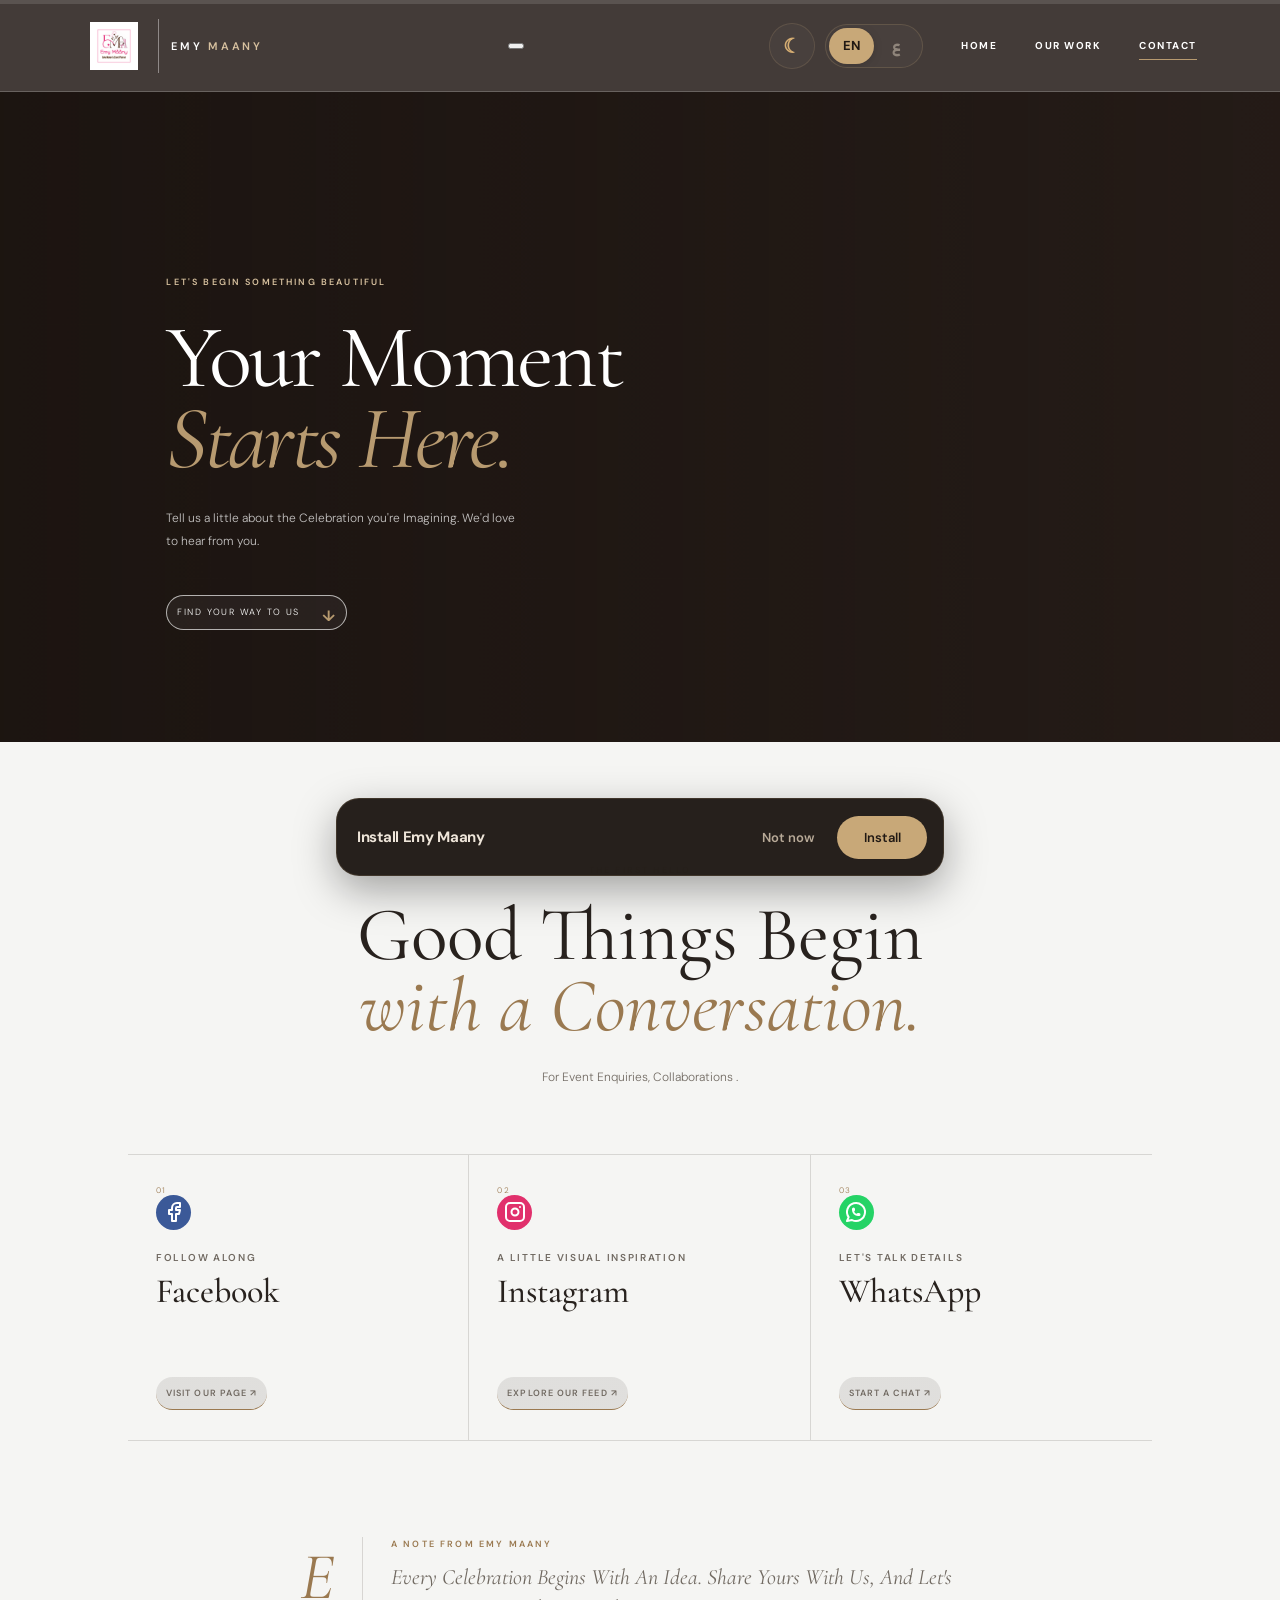
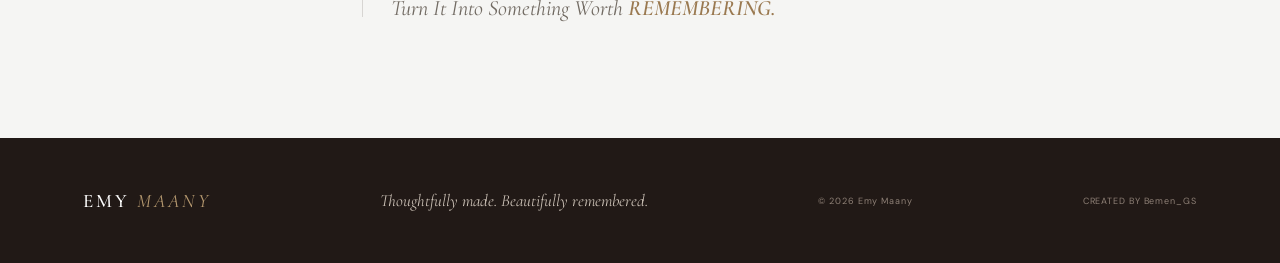
<file: contact.html>
<!DOCTYPE html>
<!-- FILE: contact.html | Page structure, semantics and content sections. -->
<html lang="en">
 <head>
  <meta charset="utf-8"/>
  <meta content="width=device-width, initial-scale=1.0" name="viewport"/>
  <!-- Restore the saved writing direction before the first layout paint. -->
  <script>
   try {
    if (localStorage.getItem("emy-maany-language") === "ar") {
     document.documentElement.lang = "ar";
     document.documentElement.dir = "rtl";
     document.documentElement.dataset.language = "ar";
    }
   } catch (error) {
    /* The language controller applies the default if storage is unavailable. */
   }
  </script>
  <meta content="Contact Emy Maany to begin planning your celebration." name="description"/>
  <title>
   Contact | Emy Maany
  </title>
  <link href="https://fonts.googleapis.com" rel="preconnect"/>
  <link crossorigin="" href="https://fonts.gstatic.com" rel="preconnect"/>
  <link href="https://fonts.googleapis.com/css2?family=Cormorant+Garamond:wght@400;500;600;700&amp;family=DM+Sans:wght@300;400;500;600&amp;family=Alexandria:wght@300;400;500;600;700&amp;display=swap" rel="stylesheet"/>
  <link href="contact.css" rel="stylesheet"/> <!-- Shared dark/light theme styles -->  <link href="theme.css" rel="stylesheet"/>
  <meta content="#241b18" name="theme-color"/>
  <meta content="yes" name="mobile-web-app-capable"/>
  <meta content="yes" name="apple-mobile-web-app-capable"/>
  <meta content="black-translucent" name="apple-mobile-web-app-status-bar-style"/>
  <meta content="Emy Maany" name="apple-mobile-web-app-title"/>
  <link href="manifest.webmanifest" rel="manifest"/>
  <link href="favicon-32.png" rel="icon" sizes="32x32" type="image/png"/>
  <link href="icon-192.png" rel="icon" sizes="192x192" type="image/png"/>
  <link href="icon-192.png" rel="apple-touch-icon"/>
  <link href="pwa-install.css" rel="stylesheet"/>
  <link href="language.css" rel="stylesheet"/>
 </head>
 <body>
    <!-- =====================================================
         CONTACT PAGE: Header / Contact Details / Contact Form / Footer
         ===================================================== -->
  <!-- PRELOADER -->
  <div aria-hidden="true" class="preloader">
   <span class="preloader-mark">
    Emy Maany
   </span>
   <span class="preloader-line">
   </span>
  </div>
  <!-- NAVIGATION -->
  <header class="site-header">
   <a class="brand" href="index.html">
     <span class="brand-monogram brand-logo-frame">
     <img class="brand-logo" src="icon-maskable-512.png" alt="Emy Maany logo" width="72" height="48"/>
    </span>
    <span class="brand-name">
     EMY
     <i>
      MAANY
     </i>
    </span>
   </a>
   <button aria-expanded="false" aria-label="Open navigation" class="menu-toggle">
    <span>
    </span>
    <span>
    </span>
   </button>
   <nav class="main-nav">
     <!-- THEME TOGGLE: moved beside the mobile menu button on small screens -->
     <button class="theme-toggle" type="button" aria-label="Switch to dark mode" aria-pressed="false" title="Switch to dark mode">
      <span class="theme-toggle-icon" aria-hidden="true">☾</span>
      <span class="theme-toggle-label">Dark</span>
     </button>
     <button class="language-toggle" type="button" aria-label="Switch language" title="Switch language" aria-pressed="false"><span class="language-switch-track"><span class="language-knob"></span><span class="language-option language-en">EN</span><span class="language-option language-ar">ع</span></span></button>
    <a href="index.html">
     <svg class="nav-link-icon" xmlns="http://www.w3.org/2000/svg" width="24" height="24" viewBox="0 0 24 24" fill="none" stroke="currentColor" stroke-width="2" stroke-linecap="round" stroke-linejoin="round" aria-hidden="true"><path stroke="none" d="M0 0h24v24H0z" fill="none"/><path d="M5 12l-2 0l9 -9l9 9l-2 0"/><path d="M5 12v7a2 2 0 0 0 2 2h10a2 2 0 0 0 2 -2v-7"/><path d="M9 21v-6a2 2 0 0 1 2 -2h2a2 2 0 0 1 2 2v6"/></svg>
     <b>Home</b>
    </a>
    <a href="work.html">
     <svg class="nav-link-icon" xmlns="http://www.w3.org/2000/svg" width="24" height="24" viewBox="0 0 24 24" fill="none" stroke="currentColor" stroke-width="2" stroke-linecap="round" stroke-linejoin="round" aria-hidden="true"><path stroke="none" d="M0 0h24v24H0z" fill="none"/><path d="M3 20h18v-8a3 3 0 0 0 -3 -3h-12a3 3 0 0 0 -3 3v8"/><path d="M3 14.803c.312 .135 .654 .204 1 .197a2.4 2.4 0 0 0 2 -1a2.4 2.4 0 0 1 2 -1a2.4 2.4 0 0 1 2 1a2.4 2.4 0 0 0 2 1a2.4 2.4 0 0 0 2 -1a2.4 2.4 0 0 1 2 -1a2.4 2.4 0 0 1 2 1a2.4 2.4 0 0 0 2 1c.35 .007 .692 -.062 1 -.197"/><path d="M12 4l1.465 1.638a2 2 0 1 1 -3.015 .099l1.55 -1.737"/></svg>
     <b>Our Work</b>
    </a>
    <a class="active" href="contact.html">
     <svg class="nav-link-icon" xmlns="http://www.w3.org/2000/svg" width="24" height="24" viewBox="0 0 24 24" fill="none" stroke="currentColor" stroke-width="2" stroke-linecap="round" stroke-linejoin="round" aria-hidden="true"><path stroke="none" d="M0 0h24v24H0z" fill="none"/><path d="M5 4h4l2 5l-2.5 1.5a11 11 0 0 0 5 5l1.5 -2.5l5 2v4a2 2 0 0 1 -2 2a16 16 0 0 1 -15 -15a2 2 0 0 1 2 -2"/></svg>
     <b>Contact</b>
    </a>
   </nav>
  </header>
  <main>
   <!-- CONTACT HERO -->
   <section class="contact-hero">
    <div class="contact-hero-image">
    </div>
    <div class="contact-hero-content reveal">
     <span class="eyebrow">
      LET'S BEGIN SOMETHING BEAUTIFUL
     </span>
     <h1>
      Your Moment
      <br/>
      <em>
       Starts Here.
      </em>
     </h1>
     <p>
      Tell us a little about the Celebration you're Imagining. We'd love to hear from you.
     </p>
     <a class="scroll-link" href="#contact-details">
      FIND YOUR WAY TO US
      <span>
       <b>
        &darr;
       </b>
      </span>
     </a>
    </div>
   </section>
   <!-- CONTACT DETAILS -->
   <section class="contact-section section-pad" id="contact-details">
    <div class="contact-heading reveal">
     <span class="eyebrow">
      THE FIRST HELLO
     </span>
     <h2>
      Good Things Begin
      <br/>
      <em>
       with a Conversation.
      </em>
     </h2>
     <p>
      For Event Enquiries, Collaborations .
     </p>
    </div>
    <!-- ============================================================================================ -->
    <div class="contact-options">
     <!-- Replace the placeholder links below with the real Emy Maany accounts -->
     <a class="contact-card reveal" href="https://www.facebook.com/profile.php?id=61591181954754" rel="noopener noreferrer" target="_blank">
      <span class="contact-number">
       01
      </span>
      <!-- <span class="contact-icon">f</span> -->
      <div class="facebook-icon">
       <svg class="icon icon-tabler icons-tabler-outline icon-tabler-brand-facebook" fill="none" height="24" stroke="#ffffff" stroke-linecap="round" stroke-linejoin="round" stroke-width="2" viewbox="0 0 24 24" width="24" xmlns="http://www.w3.org/2000/svg">
        <path d="M0 0h24v24H0z" fill="none" stroke="none">
        </path>
        <path d="M7 10v4h3v7h4v-7h3l1 -4h-4v-2a1 1 0 0 1 1 -1h3v-4h-3a5 5 0 0 0 -5 5v2h-3">
        </path>
       </svg>
      </div>
      <br/>
      <span class="contact-label1">
       FOLLOW ALONG
      </span>
      <h3>
       Facebook
      </h3>
      <span class="contact-action">
       Visit our page &nearrow;
      </span>
     </a>
     <!-- ======================================================================================= -->
     <a class="contact-card reveal" href="https://www.instagram.com/emy_maany/" rel="noopener noreferrer" target="_blank">
      <span class="contact-number">
       02
      </span>
      <div class="instagram-icon">
       <svg class="icon icon-tabler icons-tabler-outline icon-tabler-brand-instagram" fill="none" height="24" stroke="#ffffff" stroke-linecap="round" stroke-linejoin="round" stroke-width="2" viewbox="0 0 24 24" width="24" xmlns="http://www.w3.org/2000/svg">
        <path d="M0 0h24v24H0z" fill="none" stroke="none">
        </path>
        <path d="M3 7a4 4 0 0 1 4 -4h10a4 4 0 0 1 4 4v10a4 4 0 0 1 -4 4h-10a4 4 0 0 1 -4 -4l0 -10">
        </path>
        <path d="M8.5 12a3.5 3.5 0 1 0 7 0a3.5 3.5 0 0 0 -7 0">
        </path>
        <path d="M17 7v.01">
        </path>
       </svg>
      </div>
      <br/>
      <span class="contact-label2">
       A LITTLE VISUAL INSPIRATION
      </span>
      <h3>
       Instagram
      </h3>
      <span class="contact-action">
       Explore our feed &nearrow;
      </span>
     </a>
     <a class="contact-card reveal" href="https://wa.me/201202187631" rel="noopener noreferrer" target="_blank">
      <span class="contact-number">
       03
      </span>
      <div class="whatsapp-icon">
       <svg class="icon icon-tabler icons-tabler-outline icon-tabler-brand-whatsapp" fill="none" height="24" stroke="#ffffff" stroke-linecap="round" stroke-linejoin="round" stroke-width="2" viewbox="0 0 24 24" width="24" xmlns="http://www.w3.org/2000/svg">
        <path d="M0 0h24v24H0z" fill="none" stroke="none">
        </path>
        <path d="M3 21l1.65 -3.8a9 9 0 1 1 3.4 2.9l-5.05 .9">
        </path>
        <path d="M9 10a.5 .5 0 0 0 1 0v-1a.5 .5 0 0 0 -1 0v1a5 5 0 0 0 5 5h1a.5 .5 0 0 0 0 -1h-1a.5 .5 0 0 0 0 1">
        </path>
       </svg>
      </div>
      <br/>
      <span class="contact-label3">
       LET'S TALK DETAILS
      </span>
      <h3>
       WhatsApp
      </h3>
      <span class="contact-action">
       Start a chat &nearrow;
      </span>
     </a>
    </div>
    <!-- ========================================================================================== -->
    <div class="contact-note reveal">
     <span class="note-mark">
      E
     </span>
     <div>
      <span class="eyebrow">
       A NOTE FROM EMY MAANY
      </span>
      <p>
       Every Celebration Begins With An Idea. Share Yours With Us, And Let's Turn It Into Something Worth
       <b>
        REMEMBERING.
       </b>
      </p>
     </div>
    </div>
   </section>
   <!-- FOOTER -->
   <footer class="site-footer">
    <a class="footer-brand" href="index.html">
     EMY
     <em>
      MAANY
     </em>
    </a>
    <span>
     Thoughtfully made. Beautifully remembered.
    </span>
    <span>
     &copy;
     <span class="year">
     </span>
     Emy Maany
    </span>
    <small>
     CREATED BY Bemen_GS
    </small>
   </footer>
  </main>
  <script src="contact.js">
  </script>
  <script defer src="i18n.js"></script>
  <script defer="" src="site-enhancements.js">
  </script>
  <!-- Shared dark/light theme behavior --> <script defer src="theme.js"></script> <script defer="" src="pwa-install.js">
  </script>
 </body>
</html>
</file>
<file: home.css>
/* =========================================================
   EMY SWEETS — HOME PAGE STYLES
   Palette: warm ivory / deep espresso / antique champagne
   ========================================================= */
/* التصميم الافتراضي للشاشات الكبيرة (الكمبيوتر) */
.container  {
    display: grid;
    grid-template-columns: repeat(3, 1fr);
    /* 3 أعمدة بجانب بعضها */
}
/* عندما تصبح الشاشة أقل من 800 بكسل (الأجهزة اللوحية - Tablet) */
@media (max-width: 800px)  {
    .container  {
        grid-template-columns: repeat(2, 1fr);
        /* عمودين فقط */
    }
}
/* عندما تصبح الشاشة أقل من 480 بكسل (الهواتف المحمولة - Mobile) */
@media (max-width: 480px)  {
    .container  {
        grid-template-columns: 1fr;
        /* عمود واحد تحت بعضه */
    }
}
:root  {
    --ink: #241b18;
    --muted: #766b64;
    --ivory: #f7f3ed;
    --paper: #eee7dc;
    --gold: #b79a70;
    --line: rgba(36,27,24,.16);
    --serif: "Cormorant Garamond", Georgia, serif;
    --sans: "DM Sans", Arial, sans-serif;
}
*  {
    box-sizing: border-box;
}
html  {
    scroll-behavior: smooth;
}
body  {
    margin: 0;
    background: var(--ivory);
    color: var(--ink);
    font-family: var(--sans);
    font-weight: 300;
}
a  {
    color: inherit;
    text-decoration: none;
}
.preloader  {
    position: fixed;
    inset: 0;
    background: var(--ink);
    z-index: 1000;
    display: flex;
    align-items: center;
    justify-content: center;
    gap: 18px;
    transition: opacity .7s ease, visibility .7s;
}
.preloader.done  {
    opacity: 0;
    visibility: hidden;
}
.preloader-mark  {
    font: italic 62px var(--serif);
    color: var(--gold);
}
.preloader-line  {
    width: 70px;
    height: 1px;
    background: var(--gold);
    animation: loadline 1s ease-in-out infinite alternate;
}
@keyframes loadline  {
    to  {
        transform: scaleX(.25);
        transform-origin: left;
    }
}
.site-header  {
    background: rgba(36, 27, 24, .85);
    height: 92px;
    padding: 0 6.5%;
    display: flex;
    align-items: center;
    justify-content: space-between;
    position: absolute;
    top: 0;
    left: 0;
    width: 100%;
    z-index: 20;
    color: #fff;
    border-bottom: 1px solid rgba(255, 255, 255, .2);
}
.brand  {
    display: flex;
    align-items: center;
    gap: 12px;
}
.brand-monogram  {
    font: italic 38px var(--serif);
    color: #d7c19f;
    border-right: 1px solid rgba(255, 255, 255, .4);
    padding-right: 13px;
}
.brand-name  {
    font-size: 11px;
    letter-spacing: .25em;
    font-weight: 600;
}
.brand-name i  {
    font-style: normal;
    color: #d7c19f;
}
.main-nav  {
    display: flex;
    align-items: center;
    gap: 38px;
}
.main-nav a  {
    font-size: 10px;
    letter-spacing: .15em;
    text-transform: uppercase;
    position: relative;
}
.main-nav a:not(.nav-cta):after  {
    content: "";
    position: absolute;
    left: 0;
    bottom: -8px;
    width: 0;
    height: 1px;
    background: var(--gold);
    transition: width .3s;
}
.main-nav a:hover:after,
.main-nav a.active:after  {
    width: 100%;
}
.nav-cta  {
    border: 2px solid rgba(0, 0, 0, 0.55);
    padding: 14px 18px;
    transition: background .3s, color .3s;
    border-radius: 50px;
}
.nav-cta:hover  {
    background: var(--ivory);
    color: var(--ink);
}
.nav-cta span  {
    color: #d7c19f;
    margin-left: 12px;
}
.menu-toggle  {
    display: none;
}
.hero  {
    height: min(850px, 100svh);
    min-height: 650px;
    position: relative;
    display: flex;
    align-items: center;
    color: #fff;
    overflow: hidden;
    background: #352822;
}
.hero-image  {
    position: absolute;
    inset: 0;
    background: url("https://images.unsplash.com/photo-1519167758481-83f550bb49b3?auto=format&fit=crop&w=2200&q=90") center 52% / cover;
    transform: scale(1.06);
    animation: heroZoom 12s ease-out forwards;
}
.hero-shade  {
    position: absolute;
    inset: 0;
    background: linear-gradient(90deg, rgba(20, 15, 13, .78), rgba(20, 15, 13, .38) 55%, rgba(20, 15, 13, .12)), linear-gradient(0deg, rgba(20, 15, 13, .32), transparent 35%);
}
@keyframes heroZoom  {
    to  {
        transform: scale(1);
    }
}
.hero-content  {
    position: relative;
    margin-left: 13%;
    margin-top: 45px;
    max-width: 670px;
}
.eyebrow  {
    font-size: 12px;
    letter-spacing: .24em;
    font-weight: 600;
    text-transform: uppercase;
    color: var(--gold);
}
.hero .eyebrow  {
    color: #ddc9a8;
}
.hero .eyebrow span  {
    display: inline-block;
    width: 30px;
    height: 1px;
    background: currentColor;
    vertical-align: middle;
    margin-right: 12px;
}
.hero h1  {
    font: 400 clamp(62px, 8vw, 112px) / .88 var(--serif);
    letter-spacing: -.035em;
    margin: 30px 0;
}
.hero h1 em,
h2 em  {
    font-weight: 400;
    color: var(--gold);
}
.hero-copy  {
    max-width: 390px;
    color: rgba(255, 255, 255, .78);
    font-size: 13px;
    line-height: 2;
    margin: 0 0 32px;
}
.text-link  {
    background: rgba(202, 177, 168, 0.85);
    display: inline-flex;
    gap: 30px;
    align-items: center;
    padding-top: 6px;
    padding-bottom: 10px;
    padding-left: 9px;
    padding-right: 9px;
    border-bottom: 1px solid currentColor;
    font-size: 12px;
    letter-spacing: .13em;
    text-transform: uppercase;
    border-radius: 20px;
}
.text-link span  {
    font-size: 16px;
    transition: transform .3s;
    padding-bottom: 1px;
    padding-top: 1px;
}
.text-link:hover span  {
    transform: translate(4px, -3px);
}
.light-link  {
    color: #fff;
}
.hero-index  {
    position: absolute;
    bottom: 55px;
    left: 6.5%;
    font-size: 15px;
    letter-spacing: .2em;
    color: rgba(255, 255, 255, .7);
    display: flex;
    align-items: center;
    gap: 13px;
}
.hero-index span  {
    font: italic 25px var(--serif);
    color: #d7c19f;
}
.hero-index i  {
    width: 45px;
    height: 1px;
    background: #d7c19f;
}
.scroll-cue  {
    background: rgba(36, 27, 24, .85);
    position: absolute;
    bottom: 55px;
    right: 6.5%;
    font-size: 10px;
    letter-spacing: .18em;
    color: rgba(255, 255, 255, .7);
    display: flex;
    align-items: center;
    gap: 15px;
    padding: 8px 12px;
    border-radius: 50px;
}
.scroll-cue span  {
    font-size: 16px;
    margin-left: 15px;
    color: #d7c19f;
}
.section-pad  {
    padding: 125px 10%;
}
.intro  {
    background: var(--ivory);
}
.intro-kicker  {
    display: flex;
    align-items: center;
    gap: 25px;
}
.fine-line  {
    height: 1px;
    background: var(--line);
    flex: 1;
}
.intro-grid  {
    display: grid;
    grid-template-columns: 1.1fr .9fr;
    gap: 10%;
    align-items: start;
    margin-top: 42px;
}
.intro h2,
.section-heading h2  {
    font: 400 clamp(48px, 6vw, 78px) / .92 var(--serif);
    letter-spacing: -.025em;
    margin: 0;
}
.intro-text  {
    padding-top: 8px;
    max-width: 440px;
}
.intro-text p  {
    font-size: 13px;
    line-height: 2;
    color: var(--muted);
}
.intro-text .lead  {
    font: 400 23px / 1.35 var(--serif);
    color: var(--ink);
    margin-top: 0;
}
.dark-link  {
    color: var(--ink);
    margin-top: 20px;
}
.services  {
    background: #eee8df;
}
.section-heading  {
    display: flex;
    justify-content: space-between;
    align-items: end;
    margin-bottom: 55px;
}
.section-heading h2  {
    font-size: clamp(43px, 5vw, 66px);
    margin-top: 18px;
}
.section-heading > p  {
    max-width: 250px;
    color: var(--muted);
    font-size: 12px;
    line-height: 1.9;
    margin: 0 0 5px;
}
.service-grid  {
    display: grid;
    grid-template-columns: repeat(3, 1fr);
    gap: 25px;
}
.service-card  {
    display: block;
}
.service-photo  {
    height: 370px;
    background-size: cover;
    background-position: center;
    transition: transform .8s cubic-bezier(.2, .7, .2, 1), filter .5s;
    filter: saturate(.78);
}
.service-card:hover .service-photo  {
    transform: translateY(-8px);
    filter: saturate(1);
}
.photo-decor  {
    background-image: url("https://images.unsplash.com/photo-1519225421980-715cb0215aed?auto=format&fit=crop&w=900&q=85");
}
.photo-cake  {
    background-image: url("https://images.unsplash.com/photo-1578985545062-69928b1d9587?auto=format&fit=crop&w=900&q=85");
}
.photo-catering  {
    background-image: url("https://images.unsplash.com/photo-1414235077428-338989a2e8c0?auto=format&fit=crop&w=900&q=85");
}
.service-meta  {
    display: flex;
    justify-content: space-between;
    margin-top: 22px;
    color: var(--gold);
    font-size: 8px;
    letter-spacing: .18em;
}
.service-meta span:last-child  {
    font-size: 16px;
}
.service-card h3  {
    font: 500 34px var(--serif);
    margin: 10px 0 4px;
}
.service-card p  {
    font-size: 11px;
    line-height: 1.8;
    color: var(--muted);
    max-width: 280px;
    margin: 0;
}
.statement  {
    min-height: 490px;
    background: linear-gradient(rgba(27, 20, 17, .72), rgba(27, 20, 17, .72)), url("https://images.unsplash.com/photo-1464366400600-7168b8af9bc3?auto=format&fit=crop&w=2000&q=85") center / cover;
    display: grid;
    place-items: center;
    text-align: center;
    color: #fff;
    padding: 90px 20px;
}
.statement-inner h2  {
    font: 400 clamp(48px, 6vw, 76px) / .98 var(--serif);
    margin: 24px 0 34px;
}
.statement-inner h2 em  {
    color: #d2b991;
}
.statement-inner a  {
    font-size: 12px;
    font-weight: 600;
    letter-spacing: .13em;
    text-transform: uppercase;
    border-bottom: 1px solid currentColor;
    padding-bottom: 6px;
    transition: color .3s, border-color .3s;
    color: #2f2d2d;
}
.site-footer  {
    min-height: 125px;
    padding: 30px 6.5%;
    display: flex;
    align-items: center;
    justify-content: space-between;
    gap: 20px;
    background: #211916;
    color: #c9bfb4;
}
.footer-brand  {
    font: 500 19px var(--serif);
    letter-spacing: .16em;
    color: #fff;
}
.footer-brand em  {
    color: var(--gold);
    font-weight: 400;
}
.site-footer > span  {
    font: italic 17px var(--serif);
}
.site-footer > span:nth-of-type(2),
.site-footer small  {
    font: 9px var(--sans);
    letter-spacing: .1em;
    color: #8f8177;
}
.reveal  {
    opacity: 0;
    transform: translateY(28px);
    transition: opacity .9s ease, transform .9s cubic-bezier(.2, .7, .2, 1);
    
}
.reveal.visible  {
    opacity: 1;
    transform: none;
}
@media(max-width: 800px)  {
    .site-header  {
        height: 76px;
        padding: 0 6%;
    }
    .menu-toggle  {
        display: flex;
        flex-direction: column;
        gap: 6px;
        background: none;
        border: 0;
        padding: 10px;
        z-index: 30;
    }
    .menu-toggle span  {
        display: block;
        width: 28px;
        height: 2px;
        min-height: 2px;
        background: #ffffff !important;
        opacity: 1;
        transition: .3s;
    }
    .main-nav  {
        position: absolute;
        top: 0;
        right: 0;
        width: min(320px, 85vw);
        height: 100svh;
        background: #211916;
        display: flex;
        flex-direction: column;
        align-items: flex-start;
        justify-content: center;
        padding: 55px;
        gap: 30px;
        transform: translateX(105%);
        transition: transform .45s;
    }
    .main-nav.open  {
        transform: none;
    }
    .main-nav a  {
        font-size: 12px;
    }
    .menu-toggle[aria-expanded=true] span:first-child  {
        transform: translateY(3.5px) rotate(45deg);
    }
    .menu-toggle[aria-expanded=true] span:last-child  {
        transform: translateY(-3.5px) rotate(-45deg);
    }
    .hero  {
        min-height: 690px;
    }
    .hero-content  {
        margin-left: 8%;
        margin-right: 8%;
    }
    .hero h1  {
        font-size: clamp(60px, 14vw, 92px);
    }
    .scroll-cue  {
        display: none;
    }
    .section-pad  {
        padding: 85px 8%;
    }
    .intro-grid  {
        grid-template-columns: 1fr;
        gap: 28px;
    }
    .intro-text  {
        max-width: 560px;
    }
    .section-heading  {
        display: block;
    }
    .section-heading > p  {
        margin-top: 20px;
    }
    .service-grid  {
        grid-template-columns: 1fr;
        gap: 45px;
    }
    .service-photo  {
        height: 420px;
    }
    .site-footer  {
        flex-wrap: wrap;
    }
    .site-footer > span:first-of-type  {
        display: none;
    }
}
@media(max-width: 480px)  {
    .hero  {
        min-height: 650px;
    }
    .hero-index  {
        bottom: 30px;
    }
    .service-photo  {
        height: 330px;
    }
    .site-footer  {
        justify-content: center;
        text-align: center;
    }
    .site-footer small  {
        width: 100%;
    }
}
/* HAMBURGER MENU - VISIBILITY TEST */
@media screen and (max-width: 800px)  {
    .site-header .menu-toggle  {
        display: flex !important;
        flex-direction: column !important;
        justify-content: center !important;
        align-items: center !important;
        gap: 7px !important;
        width: 50px !important;
        height: 50px !important;
        position: relative !important;
        z-index: 9999 !important;
        background: transparent !important;
        border: 1px solid white !important;
    }
    .site-header .menu-toggle span  {
        display: block !important;
        width: 28px !important;
        height: 3px !important;
        min-height: 3px !important;
        background: rgb(225, 201, 102) !important;
        opacity: 1 !important;
        visibility: visible !important;
    }
}
/* =========================================================
   MOBILE CANVAS + FULL-SCREEN NAVIGATION
   Prevent the off-canvas menu from widening the document.
   ========================================================= */
html,
body  {
    width: 100%;
    max-width: 100%;
}
html  {
    overflow-x: clip;
}
body  {
    overflow-x: clip;
}
@media (max-width: 800px)  {
    .site-header  {
        width: 100%;
        max-width: 100%;
        left: 0;
        right: 0;
        overflow: visible;
    }
    /* The menu is a true viewport overlay, not a side column. */
    .site-header .main-nav  {
        position: fixed;
        inset: 0;
        width: 100%;
        max-width: 100%;
        height: 100vh;
        height: 100dvh;
        min-height: 100vh;
        margin: 0;
        padding: 100px 12vw 60px;
        display: flex;
        flex-direction: column;
        align-items: center;
        justify-content: center;
        gap: clamp(26px, 5vh, 42px);
        background: #211916;
        z-index: 25;
        overflow-y: auto;
        overflow-x: clip;
        transform: translate3d(100%, 0, 0);
        visibility: hidden;
        pointer-events: none;
        transition: transform .42s cubic-bezier(.77, 0, .18, 1), visibility .42s;
    }
    .site-header .main-nav.open  {
        transform: translate3d(0, 0, 0);
        visibility: visible;
        pointer-events: auto;
    }
    .site-header .main-nav a  {
        display: inline-block;
        font-size: 13px;
        letter-spacing: .18em;
        white-space: normal;
    }
    .site-header .main-nav .nav-cta  {
        margin-top: 8px;
        padding: 15px 22px;
        text-align: center;
    }
    .site-header .menu-toggle  {
        position: relative;
        z-index: 40;
        flex: 0 0 50px;
    }
    .site-header .brand  {
        min-width: 0;
    }
}
@media (prefers-reduced-motion: reduce)  {
    .site-header .main-nav  {
        transition: none;
    }
}
/* ===== Shared site enhancements: sticky header, reading progress, counters ===== */
.site-header {
    position:sticky!important;
    top:0!important;
    left:auto!important;
    width:100%!important;
    z-index:900!important;
    margin-bottom:0!important
}
body {
    scroll-behavior:smooth
}
.reading-progress {
    position:fixed;
    top:0;
    left:0;
    width:100%;
    height:4px;
    z-index:1200;
    background:rgba(255,255,255,.12);
    pointer-events:none
}
.reading-progress span {
    display:block;
    height:100%;
    width:0;
    background:linear-gradient(90deg,#eee9e2,#8c8986);
    transition:width .08s linear
}
.back-to-top {
    position:fixed;
    right:28px;
    bottom:28px;
    width:48px;
    height:48px;
    border:1px solid rgba(190,165,126,.65);
    border-radius:50%;
    background:#241b18;
    color:#f5eee5;
    font-size:22px;
    display:grid;
    place-items:center;
    cursor:pointer;
    z-index:850;
    opacity:0;
    visibility:hidden;
    transform:translateY(10px);
    transition:.25s
}
.back-to-top.is-visible {
    opacity:1;
    visibility:visible;
    transform:translateY(0)
}
.experience-counters {
    display:grid;
    grid-template-columns:repeat(3,minmax(0,1fr));
    gap:24px;
    padding-top:34px;
    padding-bottom:80px
}
.counter-card {
    border-top:1px solid rgba(142,117,83,.35);
    padding-top:22px;
    display:flex;
    flex-direction:column;
    gap:10px
}
.counter-card strong {
    font-family:'Cormorant Garamond',serif;
    font-size:clamp(44px,6vw,76px);
    font-weight:500;
    line-height:1;
    color:#b49a75
}
.counter-card span {
    font-size:11px;
    letter-spacing:.15em;
    text-transform:uppercase;
    color:#8b8177;
    line-height:1.7
}
@media(max-width:700px) {
    .experience-counters {
        grid-template-columns:1fr;
        gap:25px;
        padding-top:20px;
        padding-bottom:55px
    }
    .counter-card {
        display:grid;
        grid-template-columns:110px 1fr;
        align-items:center
    }
    .counter-card strong {
        font-size:48px
    }
    .back-to-top {
        right:16px;
        bottom:18px;
        width:44px;
        height:44px
    }
}

/* Supplied Emy Maany logo replaces the former E monogram. */
.brand-logo-frame {
    display: inline-flex;
    align-items: center;
    justify-content: center;
    width: 76px;
    height: 54px;
    flex: 0 0 76px;
    overflow: visible;
    padding-right: 13px;
    border-right: 1px solid rgba(255,255,255,.4);
    border-left: 0;
    font-size: 0;
}
.brand-logo {
    display: block;
    width: 64px;
    height: 48px;
    object-fit: contain;
    object-position: center;
}
@media (max-width: 800px) {
    .brand-logo-frame {
        width: 68px;
        height: 50px;
        flex-basis: 68px;
        padding-right: 10px;
    }
    .brand-logo { width: 58px; height: 44px; }
}
html[dir="rtl"] .brand-logo-frame {
    padding-right: 0;
    padding-left: 13px;
    border-right: 0;
    border-left: 1px solid rgba(255,255,255,.4);
}
@media (max-width: 800px) {
    html[dir="rtl"] .brand-logo-frame {
        padding-left: 10px;
    }
}


/* =========================================================
   HOME — BRAND INTRO SECTIONS (WELCOME + ABOUT)
   Espresso, ivory and muted-gold palette; responsive layouts.
   ========================================================= */
.welcome-section{position:relative;overflow:hidden;padding-top:clamp(76px,9vw,132px);padding-bottom:clamp(76px,9vw,132px);background:#191411;color:#eee5d9}
.welcome-inner{width:min(1240px,100%);margin-inline:auto;display:grid;grid-template-columns:minmax(280px,.9fr) minmax(320px,1.1fr);align-items:center;gap:clamp(42px,8vw,120px)}
.welcome-logo-wrap{min-height:300px;display:grid;place-items:center;padding:clamp(28px,5vw,62px);border:1px solid rgba(200,168,120,.22);border-radius:4px;background:radial-gradient(circle at 50% 45%,rgba(200,168,120,.10),transparent 68%),#211914}
.welcome-logo{display:block;width:min(100%,390px);max-height:340px;object-fit:contain}
.welcome-copy{max-width:620px}
.welcome-copy .eyebrow,.about-intro .eyebrow{color:#c8a878;letter-spacing:.22em}
.welcome-copy h1{margin:18px 0 10px;color:#eee5d9;font:600 clamp(58px,8vw,104px)/.98 "Cormorant Garamond",Georgia,serif;letter-spacing:-.045em}
.welcome-copy h1 span{color:#c8a878}
.welcome-tagline{margin:0 0 22px;color:#d0b58d;font:italic 500 clamp(19px,2.2vw,27px)/1.35 "Cormorant Garamond",Georgia,serif}
.welcome-description{max-width:540px;color:#b8aa98;font-size:15px;line-height:1.9}
.welcome-link,.about-intro-link{display:inline-flex;align-items:center;gap:22px;margin-top:22px;padding:13px 20px;border:1px solid rgba(200,168,120,.42);border-radius:40px;color:#e5d3b8;font-size:10px;font-weight:600;letter-spacing:.12em;text-decoration:none;transition:background .25s,border-color .25s,transform .25s}
.welcome-link:hover,.about-intro-link:hover{transform:translateY(-2px);border-color:#c8a878;background:rgba(200,168,120,.10)}
.welcome-link span,.about-intro-link span{color:#c8a878;font-size:17px}
.about-intro{padding-top:clamp(70px,8vw,112px);padding-bottom:clamp(70px,8vw,112px);background:#211914;color:#eee5d9}
.about-intro-heading{width:min(1240px,100%);margin:0 auto clamp(38px,5vw,70px);display:flex;align-items:center;gap:22px}
.about-intro-rule{height:1px;flex:1;background:rgba(200,168,120,.28)}
.about-intro-index{color:#887967;font:500 9px "DM Sans",sans-serif;letter-spacing:.16em;white-space:nowrap}
.about-intro-grid{width:min(1240px,100%);margin-inline:auto;display:grid;grid-template-columns:1fr 1fr;gap:clamp(38px,8vw,120px);align-items:start}
.about-intro-grid h2{max-width:570px;margin:0;color:#eee5d9;font:500 clamp(42px,5.6vw,72px)/1.08 "Cormorant Garamond",Georgia,serif;letter-spacing:-.035em}
.about-intro-grid h2 em{color:#c8a878;font-weight:400}
.about-intro-copy p{margin:0 0 18px;color:#b8aa98;font-size:14px;line-height:1.95}
.showcase{position:relative}
.showcase-section-label{position:absolute;z-index:8;top:30px;left:50%;transform:translateX(-50%);color:#b8a487;font:600 9px "DM Sans",sans-serif;letter-spacing:.22em;text-transform:uppercase;white-space:nowrap;pointer-events:none}
html[dir=rtl] .showcase-section-label{font-family:"Alexandria",Tahoma,sans-serif;letter-spacing:0}
html[dir=rtl] .welcome-copy,html[dir=rtl] .about-intro-grid{text-align:right}
html[dir=rtl] .welcome-copy h1{letter-spacing:0;line-height:1.2}
html[dir=rtl] .welcome-description,html[dir=rtl] .about-intro-copy p{line-height:2}
html[dir=rtl] .about-intro-heading{direction:rtl}
@media(max-width:900px){.welcome-inner{gap:38px;grid-template-columns:minmax(220px,.85fr) minmax(280px,1.15fr)}.welcome-logo-wrap{min-height:260px}}
@media(max-width:680px){.welcome-section{padding-top:76px;padding-bottom:76px}.welcome-inner,.about-intro-grid{grid-template-columns:1fr;gap:32px}.welcome-logo-wrap{min-height:220px;padding:26px}.welcome-logo{max-height:220px;width:min(78%,320px)}.welcome-copy{text-align:center;margin-inline:auto}.welcome-copy h1{font-size:clamp(58px,16vw,82px)}.welcome-description{margin-inline:auto;font-size:13px}.about-intro{padding-top:66px;padding-bottom:66px}.about-intro-heading{gap:12px;margin-bottom:30px}.about-intro-index{font-size:8px}.about-intro-grid{text-align:center}.about-intro-grid h2{font-size:clamp(40px,11vw,58px)}.about-intro-copy p{font-size:13px}.showcase-section-label{top:16px;font-size:8px}html[dir=rtl] .welcome-copy,html[dir=rtl] .about-intro-grid{text-align:center}}
@media(prefers-reduced-motion:reduce){.welcome-link,.about-intro-link{transition:none}}



/* MOBILE HEADER — keep the brand, utility controls and menu button in
   separate non-overlapping flex slots on narrow screens. */
@media (max-width: 800px) {
    .site-header {
        box-sizing: border-box;
        gap: 6px;
        padding-inline: clamp(12px, 4vw, 28px);
    }
    .site-header .brand {
        flex: 0 1 auto;
        min-width: 0;
        gap: 8px;
    }
    .site-header .brand-logo-frame {
        flex: 0 0 auto;
    }
    .site-header .header-tools {
        flex: 0 0 auto;
        gap: 6px;
        margin-inline: auto 0;
    }
    .site-header .header-tools .theme-toggle {
        flex: 0 0 42px;
        width: 42px;
        min-width: 42px;
        height: 42px;
        margin: 0;
    }
    .site-header .header-tools .language-toggle {
        flex: 0 0 88px;
        width: 88px;
        min-width: 88px;
        height: 42px;
        margin: 0;
    }
    .site-header .menu-toggle {
        box-sizing: border-box;
        flex: 0 0 44px;
        width: 44px;
        min-width: 44px;
        height: 44px;
        padding: 8px;
        margin: 0;
    }
    .site-header .menu-toggle span {
        flex: 0 0 2px;
    }
    .site-header .main-nav a {
        display: inline-flex;
        align-items: center;
        justify-content: center;
        gap: 14px;
        letter-spacing: 0;
        text-transform: none;
        line-height: 1.6;
    }
    .site-header .main-nav .nav-link-icon {
        display: block;
        flex: 0 0 24px;
        width: 24px;
        height: 24px;
        color: #d7c19f;
        stroke: currentColor;
    }
}
@media (max-width: 380px) {
    .site-header .brand-name {
        display: none;
    }
    .site-header .header-tools {
        gap: 5px;
    }
    .site-header .header-tools .theme-toggle {
        flex-basis: 40px;
        width: 40px;
        min-width: 40px;
        height: 40px;
    }
    .site-header .header-tools .language-toggle {
        flex-basis: 78px;
        width: 78px;
        min-width: 78px;
        height: 40px;
    }
}
@media (min-width: 801px) {
    .site-header .nav-link-icon {
        display: none;
    }
}
</file>
<file: theme.css>
/* =========================================================
   EMY MAANY — SHARED SECTION THEME
   Only the requested content sections respond to this theme.
   Header, hero areas, galleries, footer and other controls
   intentionally retain their original appearance.
   ========================================================= */

/* -------------------- Theme palettes -------------------- */
:root {
    color-scheme: light;
    --theme-light-bg: #F5F5F3;       /* Smoke white */
    --theme-light-surface: #FFFFFF;
    --theme-light-text: #28221E;
    --theme-light-muted: #716A62;
    --theme-light-accent: #9A7950;
    --theme-light-line: rgba(45, 35, 28, 0.15);

    --theme-dark-bg: #2B2118;        /* Warm espresso brown */
    --theme-dark-surface: #35291F;
    --theme-dark-text: #F1E8DC;
    --theme-dark-muted: #B8AA98;
    --theme-dark-accent: #C8A878;
    --theme-dark-line: rgba(215, 193, 159, 0.22);
}

/* -------------------- Light mode (default) -------------------- */
html[data-theme="light"] {
    color-scheme: light;
}

/* -------------------- Dark mode -------------------- */
html[data-theme="dark"] {
    color-scheme: dark;
}

/* =========================================================
   Shared theme toggle
   The button is placed inside desktop navigation and moved
   beside the hamburger button on tablet/mobile by theme.js.
   ========================================================= */
.theme-toggle {
    width: 42px;
    min-width: 42px;
    height: 42px;
    padding: 0 8px;
    display: inline-flex;
    align-items: center;
    justify-content: center;
    gap: 5px;
    border: 1px solid rgba(183, 154, 112, 0.48);
    border-radius: 50px;
    background: transparent;
    color: #D7C19F;
    font: 600 9px/1 "DM Sans", Arial, sans-serif;
    letter-spacing: 0.08em;
    cursor: pointer;
    transition: background-color .25s ease, color .25s ease,
                border-color .25s ease, transform .25s ease;
    flex: 0 0 auto;
    position: relative;
    z-index: 40;
}

.theme-toggle:hover {
    background: rgba(183, 154, 112, 0.14);
    border-color: #C8A878;
    transform: translateY(-1px);
}

.theme-toggle:focus-visible {
    outline: 2px solid #C8A878;
    outline-offset: 4px;
}

.theme-toggle-icon {
    font-size: 17px;
    line-height: 1;
}

.theme-toggle-label {
    display: none;
}

/* =========================================================
   HOME — INTRODUCTION
   ========================================================= */
html[data-theme="light"] .intro,
html[data-theme="light"] .experience-counters,
html[data-theme="light"] .services,
html[data-theme="light"] .portfolio-section,
html[data-theme="light"] .contact-section {
    --ink: var(--theme-light-text);
    --muted: var(--theme-light-muted);
    --ivory: var(--theme-light-bg);
    --paper: var(--theme-light-surface);
    --gold: var(--theme-light-accent);
    --line: var(--theme-light-line);

    background-color: var(--theme-light-bg);
    color: var(--theme-light-text);
}

html[data-theme="dark"] .intro,
html[data-theme="dark"] .experience-counters,
html[data-theme="dark"] .services,
html[data-theme="dark"] .portfolio-section,
html[data-theme="dark"] .contact-section {
    --ink: var(--theme-dark-text);
    --muted: var(--theme-dark-muted);
    --ivory: var(--theme-dark-bg);
    --paper: var(--theme-dark-surface);
    --gold: var(--theme-dark-accent);
    --line: var(--theme-dark-line);

    background-color: var(--theme-dark-bg);
    color: var(--theme-dark-text);
}

/* Apply readable text colors only inside the selected sections. */
html[data-theme="light"] :is(.intro, .experience-counters, .services, .portfolio-section, .contact-section)
:is(h1, h2, h3, h4, p, span, small, li, a, strong, figcaption) {
    color: var(--theme-light-text);
}

html[data-theme="dark"] :is(.intro, .experience-counters, .services, .portfolio-section, .contact-section)
:is(h1, h2, h3, h4, p, span, small, li, a, strong, figcaption) {
    color: var(--theme-dark-text);
}

/* Secondary copy, descriptions and supporting labels. */
html[data-theme="light"] :is(.intro, .experience-counters, .services, .portfolio-section, .contact-section)
:is(.intro-text p, .section-heading > p, .service-card p,
    .portfolio-intro p, .section-count, .contact-heading > p,
    .contact-label1, .contact-label2, .contact-label3, .contact-action,
    .contact-number, .contact-note p) {
    color: var(--theme-light-muted);
}

html[data-theme="dark"] :is(.intro, .experience-counters, .services, .portfolio-section, .contact-section)
:is(.intro-text p, .section-heading > p, .service-card p,
    .portfolio-intro p, .section-count, .contact-heading > p,
    .contact-label1, .contact-label2, .contact-label3, .contact-action,
    .contact-number, .contact-note p) {
    color: var(--theme-dark-muted);
}

/* Keep highlighted words, small indices and decorative accents refined. */
html[data-theme="light"] :is(.intro, .experience-counters, .services, .portfolio-section, .contact-section)
:is(em, .eyebrow, .service-meta, .counter-card strong, .note-mark, .contact-number) {
    color: var(--theme-light-accent);
}

html[data-theme="dark"] :is(.intro, .experience-counters, .services, .portfolio-section, .contact-section)
:is(em, .eyebrow, .service-meta, .counter-card strong, .note-mark, .contact-number) {
    color: var(--theme-dark-accent);
}

/* -------------------- Home: introduction -------------------- */
html[data-theme="dark"] .intro .fine-line,
html[data-theme="dark"] .experience-counters .counter-card,
html[data-theme="dark"] .portfolio-section .section-top,
html[data-theme="dark"] .contact-section .contact-options {
    border-color: var(--theme-dark-line);
}

html[data-theme="light"] .intro .fine-line,
html[data-theme="light"] .experience-counters .counter-card,
html[data-theme="light"] .portfolio-section .section-top,
html[data-theme="light"] .contact-section .contact-options {
    border-color: var(--theme-light-line);
}

/* -------------------- Home: experience counters -------------------- */
html[data-theme="dark"] .experience-counters .counter-card span {
    color: var(--theme-dark-muted);
}

/* -------------------- Home: services -------------------- */
html[data-theme="light"] .services .service-card,
html[data-theme="light"] .services .service-meta,
html[data-theme="light"] .services .service-card h3 {
    color: var(--theme-light-text);
}

html[data-theme="dark"] .services .service-card,
html[data-theme="dark"] .services .service-meta,
html[data-theme="dark"] .services .service-card h3 {
    color: var(--theme-dark-text);
}

/* -------------------- Our Work: decorations, cakes, catering -------------------- */
html[data-theme="light"] .portfolio-section .collection-card,
html[data-theme="light"] .portfolio-section .collection-item,
html[data-theme="light"] .portfolio-section .project-card {
    color: var(--theme-light-text);
}

html[data-theme="dark"] .portfolio-section .collection-card,
html[data-theme="dark"] .portfolio-section .collection-item,
html[data-theme="dark"] .portfolio-section .project-card {
    color: var(--theme-dark-text);
}

html[data-theme="dark"] .portfolio-section .collection-card p,
html[data-theme="dark"] .portfolio-section .collection-item p,
html[data-theme="dark"] .portfolio-section .project-card p {
    color: var(--theme-dark-muted);
}

/* -------------------- Contact: contact details only -------------------- */
html[data-theme="light"] .contact-section .contact-card:hover {
    background: #EAEAE7;
}

html[data-theme="dark"] .contact-section .contact-card {
    border-color: var(--theme-dark-line);
}

html[data-theme="dark"] .contact-section .contact-card:hover {
    background: #35291F;
}

html[data-theme="dark"] .contact-section .contact-note {
    border-color: var(--theme-dark-line);
}

/* =========================================================
   TABLET + MOBILE
   Keep the theme control beside the hamburger button.
   ========================================================= */
@media (max-width: 800px) {
    .site-header .theme-toggle {
        width: 46px;
        min-width: 46px;
        height: 46px;
        margin-left: auto;
        margin-right: 10px;
        padding: 0;
        border-radius: 2px;
        background: transparent;
        z-index: 10001;
    }

    .site-header .theme-toggle-icon {
        font-size: 20px;
    }

    .site-header .theme-toggle-label {
        display: none;
    }

    /* Keep the control clear of the full-screen navigation layer. */
    .site-header .menu-toggle {
        flex: 0 0 50px;
    }
}

@media (max-width: 380px) {
    .site-header .theme-toggle {
        width: 42px;
        min-width: 42px;
        height: 42px;
        margin-right: 7px;
    }
}

/* Respect reduced-motion preferences. */
@media (prefers-reduced-motion: reduce) {
    .theme-toggle {
        transition: none;
    }
}


/* -------------------- Interactive portfolio cards -------------------- */
html[data-theme="light"] .portfolio-section .collection-card {
    background: rgba(255, 255, 255, 0.62);
    border-color: var(--theme-light-line);
}

html[data-theme="dark"] .portfolio-section .collection-card {
    background: #35291F;
    border-color: var(--theme-dark-line);
    color: var(--theme-dark-text);
}

html[data-theme="dark"] .portfolio-section .collection-card-kicker {
    color: var(--theme-dark-muted);
}

html[data-theme="dark"] .portfolio-section .collection-card:hover,
html[data-theme="dark"] .portfolio-section .collection-card:focus-visible {
    border-color: rgba(200, 168, 120, 0.72);
    box-shadow: 0 22px 55px rgba(0, 0, 0, 0.24);
}

/* Keep contact option cards coordinated with the selected section theme. */
html[data-theme="light"] .contact-section .contact-card {
    border-color: var(--theme-light-line);
    color: var(--theme-light-text);
}

html[data-theme="dark"] .contact-section .contact-card h3,
html[data-theme="dark"] .contact-section .contact-card .contact-action {
    color: var(--theme-dark-text);
}

/* =========================================================
   HEADER UTILITY CONTROLS — shared compact group (EN / AR)
   ========================================================= */
.header-tools {
    display: inline-flex;
    flex: 0 0 auto;
    align-items: center;
    justify-content: center;
    gap: 10px;
    direction: ltr;
}
@media (max-width: 800px) {
    .site-header .header-tools {
        margin: 0;
        gap: 8px;
    }
    .site-header .header-tools .theme-toggle,
    .site-header .header-tools .language-toggle {
        margin: 0;
    }
}
@media (max-width: 380px) {
    .site-header .header-tools { gap: 6px; margin: 0; }
}


/* =========================================================
   HEADER CONTROLS — compact pill and circular theme switch
   Inspired by the supplied EgyCenter interaction reference.
   ========================================================= */
.site-header .theme-toggle{width:46px;min-width:46px;height:46px;border-radius:50%;padding:0;background:rgba(255,255,255,.025);border:1px solid rgba(200,168,120,.18);color:#d5ad72}
.site-header .theme-toggle-icon{display:grid;place-items:center;font-size:20px;line-height:1}
.site-header .theme-toggle-label{display:none}
.site-header .language-toggle{width:98px;min-width:98px;height:44px;padding:3px;border:1px solid rgba(200,168,120,.20);border-radius:30px;background:rgba(255,255,255,.025);color:#a99c8d;overflow:hidden}
.language-switch-track{position:relative;display:flex;width:100%;height:100%;align-items:center;justify-content:space-between;direction:ltr}
.language-option{position:relative;z-index:2;display:grid;place-items:center;width:50%;height:100%;font:700 13px "DM Sans",Arial,sans-serif;color:#8f857b;transition:color .25s}
.language-option.language-ar{font-family:"Alexandria",Tahoma,sans-serif;font-size:14px}
.language-knob{position:absolute;z-index:1;top:0;left:0;width:50%;height:100%;border-radius:24px;background:#c8a878;box-shadow:0 2px 10px rgba(0,0,0,.16);transition:transform .32s cubic-bezier(.2,.8,.2,1),background .25s}
.language-toggle[data-active-language="en"] .language-knob{transform:translateX(0)}
.language-toggle[data-active-language="ar"] .language-knob{transform:translateX(100%)}
.language-toggle[data-active-language="en"] .language-en,.language-toggle[data-active-language="ar"] .language-ar{color:#211914}
.language-toggle:hover{background:rgba(200,168,120,.07);border-color:rgba(200,168,120,.48)}
@media(max-width:800px){.site-header .theme-toggle{width:44px;min-width:44px;height:44px;border-radius:50%;margin:0}.site-header .language-toggle{width:92px;min-width:92px;height:42px;margin:0}.site-header .header-tools{gap:8px}}
@media(prefers-reduced-motion:reduce){.language-knob,.language-option{transition:none}}

/* Keep the bilingual pill dimensions consistent after RTL responsive rules. */
.site-header .header-tools .language-toggle{width:98px;min-width:98px;height:44px;border-radius:30px;padding:3px}
@media(max-width:800px){.site-header .header-tools .language-toggle{width:92px;min-width:92px;height:42px}}



/* =========================================================
   HOME INTRO — include the Welcome and About sections in the
   shared theme so the first two Home sections follow the switch.
   ========================================================= */
html[data-theme="light"] .welcome-section,
html[data-theme="light"] .about-intro {
    background: var(--theme-light-bg);
    color: var(--theme-light-text);
}
html[data-theme="dark"] .welcome-section {
    background: #191411;
    color: var(--theme-dark-text);
}
html[data-theme="dark"] .about-intro {
    background: #211914;
    color: var(--theme-dark-text);
}

html[data-theme="light"] .welcome-logo-wrap {
    background: radial-gradient(circle at 50% 45%, rgba(154,121,80,.10), transparent 68%), #fff;
    border-color: var(--theme-light-line);
}
html[data-theme="dark"] .welcome-logo-wrap {
    background: radial-gradient(circle at 50% 45%, rgba(200,168,120,.10), transparent 68%), #211914;
    border-color: var(--theme-dark-line);
}

html[data-theme="light"] .welcome-copy h1,
html[data-theme="light"] .about-intro-grid h2 {
    color: var(--theme-light-text);
}
html[data-theme="dark"] .welcome-copy h1,
html[data-theme="dark"] .about-intro-grid h2 {
    color: var(--theme-dark-text);
}
html[data-theme="light"] .welcome-copy h1 span,
html[data-theme="light"] .about-intro-grid h2 em,
html[data-theme="light"] .welcome-copy .eyebrow,
html[data-theme="light"] .about-intro .eyebrow,
html[data-theme="light"] .welcome-link span,
html[data-theme="light"] .about-intro-link span {
    color: var(--theme-light-accent);
}
html[data-theme="dark"] .welcome-copy h1 span,
html[data-theme="dark"] .about-intro-grid h2 em,
html[data-theme="dark"] .welcome-copy .eyebrow,
html[data-theme="dark"] .about-intro .eyebrow,
html[data-theme="dark"] .welcome-link span,
html[data-theme="dark"] .about-intro-link span {
    color: var(--theme-dark-accent);
}
html[data-theme="light"] .welcome-tagline {
    color: #8d704d;
}
html[data-theme="dark"] .welcome-tagline {
    color: #d0b58d;
}
html[data-theme="light"] .welcome-description,
html[data-theme="light"] .about-intro-copy p {
    color: var(--theme-light-muted);
}
html[data-theme="dark"] .welcome-description,
html[data-theme="dark"] .about-intro-copy p {
    color: var(--theme-dark-muted);
}
html[data-theme="light"] .about-intro-rule {
    background: var(--theme-light-line);
}
html[data-theme="dark"] .about-intro-rule {
    background: var(--theme-dark-line);
}
html[data-theme="light"] .about-intro-index {
    color: var(--theme-light-muted);
}
html[data-theme="dark"] .about-intro-index {
    color: #887967;
}
html[data-theme="light"] .welcome-link,
html[data-theme="light"] .about-intro-link {
    color: var(--theme-light-text);
    border-color: var(--theme-light-line);
}
html[data-theme="dark"] .welcome-link,
html[data-theme="dark"] .about-intro-link {
    color: #e5d3b8;
    border-color: rgba(200,168,120,.42);
}
html[data-theme="light"] .welcome-link:hover,
html[data-theme="light"] .about-intro-link:hover {
    border-color: var(--theme-light-accent);
    background: rgba(154,121,80,.08);
}
html[data-theme="dark"] .welcome-link:hover,
html[data-theme="dark"] .about-intro-link:hover {
    border-color: var(--theme-dark-accent);
    background: rgba(200,168,120,.10);
}


/* Final mobile header sizing overrides (after shared control defaults). */
@media (max-width: 800px) {
    .site-header {
        gap: 6px;
        padding-inline: clamp(12px, 4vw, 28px);
    }
    .site-header .brand {
        flex: 0 1 auto;
        min-width: 0;
        gap: 8px;
    }
    .site-header .header-tools {
        flex: 0 0 auto;
        gap: 6px;
        margin-inline: auto 0;
    }
    .site-header .header-tools .theme-toggle {
        flex: 0 0 42px;
        width: 42px;
        min-width: 42px;
        height: 42px;
        margin: 0;
    }
    .site-header .header-tools .language-toggle {
        flex: 0 0 88px;
        width: 88px;
        min-width: 88px;
        height: 42px;
        margin: 0;
    }
    .site-header .menu-toggle {
        flex: 0 0 44px;
        width: 44px;
        min-width: 44px;
        height: 44px;
        padding: 8px;
        margin: 0;
    }
}
@media (max-width: 380px) {
    .site-header .brand-name { display: none; }
    .site-header .header-tools { gap: 5px; }
    .site-header .header-tools .theme-toggle {
        flex-basis: 40px; width: 40px; min-width: 40px; height: 40px;
    }
    .site-header .header-tools .language-toggle {
        flex-basis: 78px; width: 78px; min-width: 78px; height: 40px;
    }
}
</file>
<file: showcase.css>
/* Emy Maany — editorial floating-product hero */
.showcase {
    height:100svh;
    min-height:680px;
    max-height:1000px;
    position:relative;
    overflow:hidden;
    background:#191411;
    color:#eee4d4;
    padding-top:92px
}
.showcase-stage {
    height:100%;
    position:relative;
    overflow:hidden;
    background:radial-gradient(ellipse at 69% 48%,rgba(117,82,48,.12),transparent 36%),#191411
}
.showcase-orbit {
    position:absolute;
    width:min(43vw,620px);
    aspect-ratio:1;
    border:1px solid rgba(190,151,99,.09);
    border-radius:50%;
    left:66%;
    top:48%;
    transform:translate(-50%,-50%);
    pointer-events:none
}
.showcase-orbit:before,.showcase-orbit:after {
    content:"";
    position:absolute;
    inset:8%;
    border:1px solid rgba(190,151,99,.06);
    border-radius:50%
}
.showcase-orbit:after {
    inset:17%
}
.showcase-slides {
    position:absolute;
    inset:0
}
.showcase-slide {
    position:absolute;
    inset:0;
    opacity:0;
    visibility:hidden;
    pointer-events:none;
    transition:opacity .65s ease,visibility .65s;
    --slide-accent:#c5a16d
}
.showcase-slide.is-active {
    opacity:1;
    visibility:visible;
    pointer-events:auto;
    z-index:2
}
.showcase-copy {
    position:absolute;
    z-index:5;
    left:10%;
    top:50%;
    transform:translateY(-48%);
    width:min(31%,440px)
}
.showcase-kicker {
    display:block;
    color:#a99a86;
    font:600 9px/1.5 "DM Sans",sans-serif;
    letter-spacing:.25em;
    text-transform:uppercase;
    margin-bottom:28px
}
.showcase-kicker:before {
    content:"";
    display:inline-block;
    width:27px;
    height:1px;
    background:var(--slide-accent);
    vertical-align:middle;
    margin:0 12px 3px 0
}
.showcase-copy h1 {
    font:400 clamp(60px,5.3vw,94px)/.82 "Cormorant Garamond",Georgia,serif;
    letter-spacing:-.045em;
    margin:0 0 24px;
    color:#e7ddcf
}
.showcase-copy h1 em {
    font-style:italic;
    color:var(--slide-accent)
}
.showcase-copy p {
    font:400 12px/1.9 "DM Sans",sans-serif;
    color:#9e9388;
    max-width:310px;
    margin:0 0 28px
}
.showcase-cta {
    height:44px;
    min-width:160px;
    padding:0 17px;
    border:1px solid rgba(188,147,91,.28);
    border-radius:30px;
    display:inline-flex;
    align-items:center;
    justify-content:space-between;
    gap:26px;
    font:600 9px "DM Sans",sans-serif;
    letter-spacing:.13em;
    color:#d9c9b2;
    transition:background .25s,border-color .25s
}
.showcase-cta:hover {
    background:rgba(188,147,91,.12);
    border-color:var(--slide-accent)
}
.showcase-cta b {
    font-size:16px;
    color:var(--slide-accent)
}
.showcase-word {
    position:absolute;
    z-index:0;
    left:51%;
    top:48%;
    transform:translate(-50%,-50%);
    white-space:nowrap;
    font:500 clamp(130px,15vw,250px)/.8 "Cormorant Garamond",serif;
    letter-spacing:-.06em;
    color:rgba(221,204,179,.035);
    pointer-events:none
}
.showcase-product {
    position:absolute;
    z-index:2;
    left:67%;
    top:47%;
    width:min(32vw,490px);
    height:min(57vh,570px);
    transform:translate(-50%,-50%);
    display:flex;
    align-items:center;
    justify-content:center;
    pointer-events:none
}
.showcase-product img {
    display:block;
    max-width:100%;
    max-height:100%;
    width:auto;
    height:auto;
    object-fit:contain;
    filter:drop-shadow(0 28px 25px rgba(0,0,0,.28));
}
.showcase-product.showcase-photo {
    width:min(31vw,470px);
    height:min(54vh,520px)
}
.showcase-product.showcase-photo img {
    width:100%;
    height:100%;
    object-fit:contain;
    filter:drop-shadow(0 24px 30px rgba(0,0,0,.35))
}
.showcase-floats {
    position:absolute;
    inset:0;
    z-index:3;
    pointer-events:none
}
/* Speed of animation */
.showcase-floats .float {
    position:absolute;
    display:block;
    width:clamp(68px,8vw,128px);
    height:clamp(68px,8vw,128px);
    object-fit:contain;
    filter:drop-shadow(0 12px 13px rgba(0,0,0,.23));
    animation:floatAround 1.5s ease-in-out infinite alternate;
}
/* Elements are deliberately kept outside the hero product's footprint. */
.showcase-floats .f1 {
    left:43%;
    top:19%;
    width:clamp(70px,7vw,112px);
    animation-delay:-1.1s
}
.showcase-floats .f2 {
    left:84%;
    top:22%;
    width:clamp(78px,8vw,126px);
    animation-delay:-3.2s
}
.showcase-floats .f3 {
    left:44%;
    top:68%;
    width:clamp(68px,7vw,110px);
    animation-delay:-2s
}
.showcase-floats .f4 {
    left:86%;
    top:68%;
    width:clamp(78px,8vw,126px);
    animation-delay:-4s
}
.showcase-floats .f5 {
    left:54%;
    top:13%;
    width:80px;
    animation-delay:-2.7s
}
.showcase-slide[data-slide="1"] .f1 {
    left:43%;
    top:19%
}
.showcase-slide[data-slide="1"] .f2 {
    left:85%;
    top:18%
}
.showcase-slide[data-slide="1"] .f3 {
    left:44%;
    top:69%
}
.showcase-slide[data-slide="1"] .f4 {
    left:86%;
    top:68%
}
.showcase-slide[data-slide="2"] .f1 {
    left:42%;
    top:20%
}
.showcase-slide[data-slide="2"] .f2 {
    left:86%;
    top:19%;
    width:clamp(85px,9vw,140px)
}
.showcase-slide[data-slide="2"] .f3 {
    left:43%;
    top:69%
}
.showcase-slide[data-slide="2"] .f4 {
    left:86%;
    top:68%
}
.showcase-slide[data-slide="3"] .f1 {
    left:42%;
    top:18%;
    width:clamp(70px,7vw,112px)
}
.showcase-slide[data-slide="3"] .f2 {
    left:85%;
    top:20%
}
.showcase-slide[data-slide="3"] .f3 {
    left:43%;
    top:69%
}
.showcase-slide[data-slide="3"] .f4 {
    left:86%;
    top:67%
}
.showcase-slide[data-slide="4"] .showcase-product {
    left:68%;
    width:min(31vw,450px);
    height:min(56vh,540px)
}
.showcase-slide[data-slide="4"] .f1 {
    left:42%;
    top:20%
}
.showcase-slide[data-slide="4"] .f2 {
    left:85%;
    top:20%
}
.showcase-slide[data-slide="4"] .f3 {
    left:43%;
    top:69%
}
.showcase-slide[data-slide="4"] .f4 {
    left:86%;
    top:68%
}
@keyframes floatAround {
    from {
        transform:translate3d(0,-7px,0) rotate(-5deg)
    }
    to {
        transform:translate3d(0,9px,0) rotate(5deg)
    }
}
.showcase-caption {
    position:absolute;
    z-index:4;
    left:67%;
    top:83%;
    transform:translateX(-50%);
    font:500 7px "DM Sans",sans-serif;
    letter-spacing:.24em;
    color:#776b5d;
    white-space:nowrap
}
.showcase-footer {
    position:absolute;
    z-index:8;
    left:6.5%;
    right:6.5%;
    bottom:28px;
    height:42px;
    display:flex;
    align-items:center;
    justify-content:space-between
}
.showcase-count {
    display:flex;
    align-items:center;
    gap:12px;
    font:500 9px "DM Sans",sans-serif;
    letter-spacing:.18em;
    color:#928575
}
.showcase-count i {
    width:28px;
    height:1px;
    background:var(--gold)
}
.showcase-tabs {
    position:absolute;
    left:50%;
    transform:translateX(-50%);
    display:flex;
    align-items:center;
    gap:clamp(18px,3vw,48px);
    white-space:nowrap
}
.showcase-tabs button,.showcase-arrows button {
    background:none;
    border:0;
    color:#a89a88;
    cursor:pointer;
    border-radius:50%;
    border-color:white;
    padding-bottom:5px;
    padding-left:5px;
    padding-right:5px;
}
.showcase-tabs button {
    position:relative;
    padding:12px 0;
    font:600 8px "DM Sans",sans-serif;
    letter-spacing:.16em;
    transition:color .25s
}
.showcase-tabs button:after {
    content:"";
    position:absolute;
    left:0;
    right:100%;
    bottom:0;
    height:1px;
    background:var(--gold);
    transition:right .35s
}
.showcase-tabs button.active {
    color:#e5d5bd
}
.showcase-tabs button.active:after {
    right:0
}
.showcase-arrows {
    display:flex;
    gap:8px;
    margin-left:auto;
    margin-right:17%
}
.showcase-arrows button {
    width:38px;
    height:38px;
    border:1px solid rgba(188,147,91,.22);
    border-radius:50%;
    font-size:20px;
    line-height:1;
    color:#d5c4ad;
    transition:background .2s,border-color .2s
}
.showcase-arrows button:hover {
    background:rgba(188,147,91,.1);
    border-color:var(--gold)
}
.showcase-signature {
    font:500 7px "DM Sans",sans-serif;
    letter-spacing:.2em;
    color:#766a5c
}
@media(max-width:900px) {
    .showcase {
        padding-top:82px;
        min-height:720px
    }
    .showcase-copy {
        left:7%;
        width:34%
    }
    .showcase-copy h1 {
        font-size:clamp(54px,8vw,78px)
    }
    .showcase-product {
        left:69%;
        width:39vw;
        height:48vh
    }
    .showcase-orbit {
        left:69%;
        width:54vw
    }
    .showcase-footer {
        left:4%;
        right:4%;
        bottom:20px
    }
    .showcase-tabs {
        gap:16px
    }
    .showcase-tabs button {
        font-size:7px
    }
    .showcase-arrows {
        margin-right:0
    }
    .showcase-signature {
        display:none
    }
    .showcase-floats .f1 {
        left:41%
    }
    .showcase-floats .f3 {
        left:42%
    }
}
@media(max-width:620px) {
    .showcase {
        height:calc(100svh - 68px);
        min-height:720px;
        padding-top:0
    }
    .showcase-stage {
        height:100%
    }
    .showcase-copy {
        left:7%;
        top:13%;
        transform:none;
        width:86%;
        text-align:center
    }
    .showcase-kicker {
        font-size:8px;
        margin-bottom:12px
    }
    .showcase-kicker:before {
        display:none
    }
    .showcase-copy h1 {
        font-size:clamp(48px,12vw,68px);
        line-height:.78;
        margin-bottom:12px
    }
    .showcase-copy p {
        font-size:10px;
        line-height:1.55;
        margin:0 auto 12px;
        max-width:280px
    }
    .showcase-cta {
        height:34px;
        min-width:138px;
        font-size:8px
    }
    .showcase-product {
        left:50%;
        top:55%;
        width:min(72vw,390px);
        height:39vh
    }
    .showcase-product.showcase-photo {
        width:min(70vw,360px);
        height:37vh
    }
    .showcase-word {
        left:50%;
        top:52%;
        font-size:clamp(100px,23vw,160px)
    }
    .showcase-orbit {
        left:50%;
        top:56%;
        width:82vw
    }
    .showcase-floats .float {
        width:clamp(54px,15vw,86px);
        height:clamp(54px,15vw,86px)
    }
    .showcase-floats .f1 {
        left:4%;
        top:40%
    }
    .showcase-floats .f2 {
        left:auto;
        right:4%;
        top:38%
    }
    .showcase-floats .f3 {
        left:5%;
        top:69%
    }
    .showcase-floats .f4 {
        left:auto;
        right:4%;
        top:70%
    }
    .showcase-floats .f5 {
        display:none
    }
    .showcase-caption {
        left:50%;
        top:80%;
        font-size:6px
    }
    .showcase-footer {
        bottom:8px;
        height:auto;
        display:grid;
        grid-template-columns:1fr auto;
        row-gap:8px
    }
    .showcase-count {
        grid-column:1;
        grid-row:1
    }
    .showcase-arrows {
        grid-column:2;
        grid-row:1
    }
    .showcase-arrows button {
        width:32px;
        height:32px
    }
    .showcase-tabs {
        position:static;
        grid-column:1/-1;
        grid-row:2;
        transform:none;
        justify-content:center;
        gap:clamp(9px,3vw,18px);
        width:100%;
        overflow:visible
    }
    .showcase-tabs button {
        font-size:6.5px;
        letter-spacing:.08em;
        padding:8px 0
    }
    .showcase-signature {
        display:none
    }
}
@media(prefers-reduced-motion:reduce) {
    .showcase-floats .float {
        animation:none
    }
    .showcase-slide {
        transition:none
    }
    .showcase-tabs button:after {
        transition:none
    }
}
/* ===== Requested showcase refinements ===== */
/* Keep the complete pink cake, including its lower edge and base, in view. */
.showcase-slide[data-slide="2"] .showcase-product {
    left:67%;
    top:46%;
    width:min(38vw,560px);
    height:min(68vh,650px);
}
.showcase-slide[data-slide="2"] .showcase-product img {
    max-width:100%;
    max-height:100%;
    width:auto;
    height:auto;
    object-fit:contain;
}
/* The animal slide no longer includes the lion image with a white backdrop. */
/* Give the teddy-bear decor its own balanced hero footprint. */
.showcase-slide[data-slide="4"] .showcase-product {
    left:68%;
    top:47%;
    width:min(34vw,510px);
    height:min(58vh,560px);
}
.showcase-slide[data-slide="4"] .showcase-product img {
    width:100%;
    height:100%;
    object-fit:contain;
}
/* Footer columns reserve a dedicated area for arrows, away from category labels. */
.showcase-footer {
    display:grid;
    grid-template-columns:minmax(80px,1fr) auto auto minmax(130px,1fr);
    column-gap:clamp(18px,2.4vw,38px);
    align-items:center;
}
.showcase-count {
    grid-column:1;
    justify-self:start
}
.showcase-tabs {
    position:static;
    left:auto;
    transform:none;
    grid-column:2;
    justify-self:center;
    gap:clamp(18px,2.7vw,42px);
}
.showcase-arrows {
    grid-column:3;
    justify-self:center;
    margin:0;
}
.showcase-signature {
    grid-column:4;
    justify-self:end;
    white-space:nowrap
}
@media(max-width:900px) and (min-width:621px) {
    .showcase-footer {
        grid-template-columns:70px auto auto
    }
    .showcase-tabs {
        gap:14px
    }
    .showcase-arrows {
        justify-self:end
    }
}
@media(max-width:620px) {
    .showcase-footer {
        display:grid;
        grid-template-columns:1fr auto;
        column-gap:12px
    }
    .showcase-count {
        grid-column:1;
        grid-row:1
    }
    .showcase-arrows {
        grid-column:2;
        grid-row:1;
        justify-self:end
    }
    .showcase-tabs {
        grid-column:1/-1;
        grid-row:2;
        position:static;
        transform:none;
        justify-self:stretch
    }
    .showcase-signature {
        display:none
    }
    .showcase-slide[data-slide="2"] .showcase-product {
        left:50%;
        top:56%;
        width:min(82vw,420px);
        height:44vh;
    }
    .showcase-slide[data-slide="4"] .showcase-product {
        left:50%;
        top:56%;
        width:min(78vw,390px);
        height:42vh;
    }
}


/* ==========================================
   EVENT DECOR - MOBILE RESPONSIVE FIX
   Actual slide index: 4
========================================== */

@media screen and (max-width: 620px) {

    /* Keep the decor slide properly contained */
    .showcase-slide[data-slide="4"] {
        overflow: hidden;
    }

    /* TEXT AREA */
    .showcase-slide[data-slide="4"] .showcase-copy {
        top: 12%;
        left: 5%;
        width: 90%;
        transform: none;
        text-align: center;
        z-index: 10;
    }

    .showcase-slide[data-slide="4"] .showcase-kicker {
        margin-bottom: 12px;
        font-size: 8px;
    }

    .showcase-slide[data-slide="4"] .showcase-copy h1 {
        font-size: clamp(46px, 11vw, 62px);
        line-height: .85;
        margin-bottom: 12px;
    }

    .showcase-slide[data-slide="4"] .showcase-copy p {
        max-width: 290px;
        margin: 0 auto 12px;
        font-size: 10px;
        line-height: 1.6;
    }

    .showcase-slide[data-slide="4"] .showcase-cta {
        position: relative;
        z-index: 10;
    }

    /* MAIN DECOR PHOTO */
    .showcase-slide[data-slide="4"] .showcase-product {
        position: absolute;
        left: 50%;
        top: 60%;
        width: min(82vw, 380px);
        height: 33vh;
        transform: translate(-50%, -50%);
        z-index: 2;
    }

    .showcase-slide[data-slide="4"] .showcase-product img {
        display: block;
        width: 100%;
        height: 100%;
        max-width: 100%;
        max-height: 100%;
        object-fit: contain;
    }

    /* FLOATING DECORATIONS */
    .showcase-slide[data-slide="4"] .showcase-floats {
        position: absolute;
        inset: 0;
        z-index: 3;
        pointer-events: none;
    }

    .showcase-slide[data-slide="4"] .showcase-floats .float {
        display: block !important;
        visibility: visible !important;
        opacity: 1 !important;
        height: 50px;
        object-fit: contain;
    }

    /* ORANGE BALLOONS - TOP LEFT */
    .showcase-slide[data-slide="4"] .showcase-floats .f1 {
        left: 0;
        right: auto;
        top: 49%;
        width: 50px;
    }

    /* GOLD BALLOONS - TOP RIGHT */
    .showcase-slide[data-slide="4"] .showcase-floats .f2 {
        left: auto;
        right: 0;
        top: 49%;
        width: 50px;
    }

    /* BLUE HOT AIR BALLOON - BOTTOM LEFT */
    .showcase-slide[data-slide="4"] .showcase-floats .f3 {
        left: 0;
        right: auto;
        top: 75%;
        width: 53px;
    }

    /* TEDDY BEAR - BOTTOM RIGHT */
    .showcase-slide[data-slide="4"] .showcase-floats .f4 {
        left: auto;
        right: 0;
        top: 75%;
        width: 55px;
    }

    /* WHITE BALLOONS - RESTORE VISIBILITY */
    .showcase-slide[data-slide="4"] .showcase-floats .f5 {
        display: block !important;
        visibility: visible !important;
        opacity: 1 !important;
        position: absolute;
        left: 50%;
        right: auto;
        top: 40%;
        transform: translateX(-50%);
        width: 48px;
        height: 48px;
    }

    /* CAPTION */
    .showcase-slide[data-slide="4"] .showcase-caption {
        left: 50%;
        top: 83%;
        transform: translateX(-50%);
        z-index: 4;
        font-size: 6px;
    }
}

/* ==========================================
   EMY MAANY - COMPLETE MOBILE SHOWCASE FIX
   Applies to ALL 5 slides
========================================== */

@media screen and (max-width: 620px) {

    /* Main slide */
    .showcase-slide[data-slide] {
        overflow: hidden;
        isolation: isolate;
    }

    /* ----------------------------------
       1. TEXT: Dedicated top area
    ---------------------------------- */

    .showcase-slide[data-slide] .showcase-copy {
        position: absolute;
        top: 11%;
        left: 5%;
        width: 90%;
        transform: none;
        text-align: center;
        z-index: 20;
    }

    .showcase-slide[data-slide] .showcase-kicker {
        font-size: 8px;
        margin-bottom: 12px;
    }

    .showcase-slide[data-slide] .showcase-kicker:before {
        display: none;
    }

    .showcase-slide[data-slide] .showcase-copy h1 {
        font-size: clamp(44px, 11vw, 62px);
        line-height: .88;
        margin: 0 0 12px;
    }

    .showcase-slide[data-slide] .showcase-copy p {
        max-width: 290px;
        margin: 0 auto 14px;
        font-size: 10px;
        line-height: 1.6;
    }

    /* ----------------------------------
       2. DISCOVER MORE BUTTON
       Always above the main image
    ---------------------------------- */

    .showcase-slide[data-slide] .showcase-cta {
        position: relative;
        display: inline-flex;
        z-index: 25;
        height: 38px;
        min-width: 145px;
        padding: 0 15px;
        align-items: center;
        justify-content: space-between;
        background: #191411;
        border: 1px solid rgba(188, 147, 91, .45);
        border-radius: 30px;
        color: #d9c9b2;
        opacity: 1;
        visibility: visible;
    }

    /* ----------------------------------
       3. MAIN PRODUCT IMAGE
       Separate area below text
    ---------------------------------- */

    .showcase-slide[data-slide] .showcase-product {
        position: absolute;
        left: 50%;
        top: 66%;
        width: min(84vw, 390px);
        height: 32vh;
        transform: translate(-50%, -50%);
        display: flex;
        justify-content: center;
        align-items: center;
        z-index: 1;
        pointer-events: none;
    }

    .showcase-slide[data-slide] .showcase-product img {
        display: block;
        width: 100%;
        height: 100%;
        max-width: 100%;
        max-height: 100%;
        object-fit: contain;
    }

    /* ----------------------------------
       4. FLOATING ELEMENTS
       Keep all decorations away from text
    ---------------------------------- */

    .showcase-slide[data-slide] .showcase-floats {
        position: absolute;
        inset: 0;
        z-index: 4;
        pointer-events: none;
    }

    .showcase-slide[data-slide] .showcase-floats .float {
        display: block !important;
        visibility: visible !important;
        opacity: 1 !important;
        position: absolute;
        width: 50px;
        height: 50px;
        object-fit: contain;
    }

    /* First element - left side */
    .showcase-slide[data-slide] .showcase-floats .f1 {
        left: 1%;
        right: auto;
        top: 47%;
        width: 50px;
        height: 50px;
    }

    /* Second element - right side */
    .showcase-slide[data-slide] .showcase-floats .f2 {
        left: auto;
        right: 1%;
        top: 47%;
        width: 50px;
        height: 50px;
    }

    /* Third element - lower left */
    .showcase-slide[data-slide] .showcase-floats .f3 {
        left: 1%;
        right: auto;
        top: 74%;
        width: 53px;
        height: 53px;
    }

    /* Fourth element - lower right */
    .showcase-slide[data-slide] .showcase-floats .f4 {
        left: auto;
        right: 1%;
        top: 74%;
        width: 53px;
        height: 53px;
    }

    /* Fifth element - Decor white balloons */
    .showcase-slide[data-slide="4"] .showcase-floats .f5 {
        display: block !important;
        visibility: visible !important;
        opacity: 1 !important;
        left: 50%;
        right: auto;
        top: 39%;
        width: 48px;
        height: 48px;
        transform: translateX(-50%);
    }

    /* ----------------------------------
       5. BACKGROUND WORD
    ---------------------------------- */

    .showcase-slide[data-slide] .showcase-word {
        z-index: 0;
        left: 50%;
        top: 62%;
        font-size: 20vw;
        opacity: .7;
    }

    /* ----------------------------------
       6. CAPTION
    ---------------------------------- */

    .showcase-slide[data-slide] .showcase-caption {
        left: 50%;
        top: 84%;
        transform: translateX(-50%);
        z-index: 5;
        font-size: 6px;
    }

}

/* Phrase-level event decor title keeps its refined accent treatment. */
.showcase-event-decor-title span {
    color: var(--slide-accent, #c9a76d);
    font-style: italic;
}
</file>
<file: pwa-install.css>
/* =========================================================
   EMY MAANY — PWA INSTALL BANNER + PLATFORM GUIDE
   Bottom banner and modal reproduce the reference interaction
   using Emy Maany's warm espresso, ivory and muted-gold palette.
   ========================================================= */
/* Bottom install banner and its entrance/exit motion. */
.pwa-install-banner{position:fixed;z-index:10040;left:50%;bottom:24px;width:min(608px,calc(100% - 32px));min-height:78px;display:flex;align-items:center;justify-content:space-between;gap:18px;padding:12px 16px 12px 20px;border:1px solid rgba(200,168,120,.16);border-radius:23px;background:rgba(31,25,21,.97);box-shadow:0 14px 42px rgba(0,0,0,.34);color:#eee5d9;font-family:"DM Sans",Arial,sans-serif;opacity:0;transform:translate(-50%,150%);transition:transform .65s cubic-bezier(.2,.9,.3,1.2),opacity .5s ease;backdrop-filter:blur(14px)}
.pwa-install-banner.is-visible{opacity:1;transform:translate(-50%,0)}
.pwa-install-banner.is-hiding{opacity:0;transform:translate(-50%,150%)}
.pwa-install-title{font-size:15px;font-weight:700;letter-spacing:-.02em}
.pwa-install-actions{display:flex;align-items:center;gap:8px;flex:0 0 auto}
.pwa-install-banner button{appearance:none;border:0;cursor:pointer;font:600 13px "DM Sans",Arial,sans-serif;transition:transform .2s,background .2s,color .2s}
.pwa-install-dismiss{padding:10px 14px;color:#b8aa98;background:transparent}
.pwa-install-dismiss:hover{color:#eee5d9}
.pwa-install-button{min-width:90px;padding:13px 22px;border-radius:40px;background:#c8a878;color:#211914;box-shadow:0 0 0 0 rgba(200,168,120,.35);animation:pwaInstallPulse 2.2s 1.2s infinite}
.pwa-install-button:hover{background:#d7bc94;transform:translateY(-1px)}
.pwa-install-button:active,.pwa-modal-actions button:active,.pwa-platform-tabs button:active{transform:scale(.94)}
@keyframes pwaInstallPulse{0%,100%{box-shadow:0 0 0 0 rgba(200,168,120,.25)}50%{box-shadow:0 0 0 8px rgba(200,168,120,0)}}
/* Centered platform guide overlay and modal card. */
.pwa-install-modal{position:fixed;inset:0;z-index:10060;display:flex;align-items:center;justify-content:center;padding:20px;background:rgba(0,0,0,.68);opacity:0;visibility:hidden;pointer-events:none;transition:opacity .28s,visibility .28s}
.pwa-install-modal.is-open{opacity:1;visibility:visible;pointer-events:auto}
.pwa-modal-backdrop{position:absolute;inset:0}
.pwa-modal-card{position:relative;width:min(490px,100%);max-height:min(84vh,760px);overflow-y:auto;padding:30px;border:1px solid rgba(200,168,120,.12);border-radius:30px;background:#29211c;color:#f1e8dc;box-shadow:0 28px 90px rgba(0,0,0,.5);transform:translateY(30px) scale(.96);transition:transform .42s cubic-bezier(.2,.9,.3,1.15)}
.pwa-install-modal.is-open .pwa-modal-card{transform:translateY(0) scale(1)}
.pwa-modal-card h2{margin:0 0 25px;color:#f3e9dc;font:700 23px/1.3 "DM Sans",Arial,sans-serif}
.pwa-app-row{display:flex;align-items:center;gap:16px;margin-bottom:27px}
.pwa-app-icon{width:62px;height:62px;flex:0 0 62px;object-fit:contain;border-radius:12px;background:#fff}
.pwa-app-name{display:block;margin-bottom:4px;color:#f1e8dc;font-size:17px;font-weight:700}
.pwa-app-description{display:block;color:#b8aa98;font-size:13px;line-height:1.5}
/* Platform selector, numbered installation steps and modal actions. */
.pwa-platform-tabs{display:flex;flex-wrap:wrap;gap:8px;margin:0 0 18px}
.pwa-platform-tabs button{padding:9px 17px;border:1px solid rgba(200,168,120,.25);border-radius:30px;background:transparent;color:#d2c2ac;font:600 13px "DM Sans",Arial,sans-serif;cursor:pointer;transition:background .22s,border-color .22s,transform .2s}
.pwa-platform-tabs button:hover{border-color:#c8a878;color:#f1e8dc}
.pwa-platform-tabs button.is-active{border-color:#c8a878;background:#c8a878;color:#211914}
.pwa-install-steps{margin:0 0 24px;padding:0 22px 0 0;color:#eee5d9;text-align:right;font-family:"Alexandria",Tahoma,sans-serif;font-size:13px;line-height:2}
.pwa-install-steps[dir=ltr]{padding:0 0 0 22px;text-align:left;font-family:"DM Sans",Arial,sans-serif}
.pwa-install-steps li{padding-inline-start:3px;margin-bottom:7px;opacity:0;animation:pwaStepIn .4s ease forwards}
.pwa-install-steps b{color:#d7b47f;font-weight:700}
@keyframes pwaStepIn{from{opacity:0;transform:translateY(9px)}to{opacity:1;transform:translateY(0)}}
.pwa-modal-actions{display:flex;justify-content:flex-end;gap:12px}
.pwa-modal-actions button{padding:10px 17px;border:0;border-radius:30px;background:transparent;color:#d7bc94;font:600 14px "DM Sans",Arial,sans-serif;cursor:pointer;transition:background .2s,transform .2s}
.pwa-modal-actions button:hover{background:rgba(200,168,120,.12)}
body.pwa-modal-open{overflow:hidden}
html[dir=rtl] .pwa-install-banner{direction:rtl}
html[dir=rtl] .pwa-install-title{font-family:"Alexandria",Tahoma,sans-serif}
html[dir=rtl] .pwa-modal-card{font-family:"Alexandria",Tahoma,sans-serif}
html[dir=rtl] .pwa-modal-card h2,html[dir=rtl] .pwa-app-name,html[dir=rtl] .pwa-app-description{font-family:"Alexandria",Tahoma,sans-serif}
html[dir=rtl] .pwa-modal-actions{direction:ltr}
@media(max-width:600px){.pwa-install-banner{bottom:calc(12px + env(safe-area-inset-bottom));width:calc(100% - 24px);min-height:70px;padding:10px 11px 10px 15px;border-radius:19px;gap:8px}.pwa-install-title{font-size:12px}.pwa-install-actions{gap:2px}.pwa-install-dismiss{padding:9px 8px;font-size:11px!important}.pwa-install-button{min-width:72px;padding:11px 15px;font-size:12px!important}.pwa-install-modal{padding:14px}.pwa-modal-card{padding:24px 21px;border-radius:25px;max-height:88vh}.pwa-modal-card h2{font-size:21px;margin-bottom:20px}.pwa-app-row{gap:12px;margin-bottom:23px}.pwa-app-icon{width:54px;height:54px;flex-basis:54px}.pwa-app-name{font-size:15px}.pwa-app-description{font-size:11px}.pwa-platform-tabs{gap:6px}.pwa-platform-tabs button{padding:8px 13px;font-size:12px}.pwa-install-steps{font-size:12px;line-height:2}.pwa-modal-actions button{font-size:13px}}
@media(prefers-reduced-motion:reduce){.pwa-install-banner,.pwa-modal-card,.pwa-install-modal{transition:none}.pwa-install-button{animation:none}.pwa-install-steps li{animation:none;opacity:1}}
</file>
<file: language.css>
/* =========================================================
   EMY MAANY — ARABIC TYPOGRAPHY & RTL LAYOUT
   Loaded after the original page and theme stylesheets.
   English presentation remains unchanged.
   ========================================================= */
.language-toggle {
    min-width: 48px;
    height: 42px;
    padding: 0 12px;
    display: inline-flex;
    align-items: center;
    justify-content: center;
    border: 1px solid rgba(183, 154, 112, .48);
    border-radius: 50px;
    background: transparent;
    color: #D7C19F;
    font: 600 11px/1 "Alexandria", sans-serif;
    cursor: pointer;
    flex: 0 0 auto;
    position: relative;
    z-index: 40;
    transition: background-color .25s ease, border-color .25s ease, transform .25s ease;
}
.language-toggle:hover {
    background: rgba(183, 154, 112, .14);
    border-color: #C8A878;
    transform: translateY(-1px);
}
.language-toggle:focus-visible {
    outline: 2px solid #C8A878;
    outline-offset: 4px;
}

html[dir="rtl"] body,
html[dir="rtl"] button,
html[dir="rtl"] input,
html[dir="rtl"] textarea,
html[dir="rtl"] select {
    font-family: "Alexandria", Tahoma, sans-serif;
}
html[dir="rtl"] body {
    text-align: start;
    font-weight: 400;
}
html[dir="rtl"] :is(h1, h2, h3, h4, p, a, button, span, small, label) {
    font-family: "Alexandria", Tahoma, sans-serif;
    letter-spacing: normal;
    text-transform: none;
}
/* Preserve the original Latin wordmark and monogram typography. */
html[dir="rtl"] .brand,
html[dir="rtl"] .brand *,
html[dir="rtl"] .footer-brand,
html[dir="rtl"] .preloader-mark,
html[dir="rtl"] .note-mark,
html[dir="rtl"] .contact-card h3 {
    font-family: var(--sans);
}
html[dir="rtl"] .brand-monogram,
html[dir="rtl"] .footer-brand,
html[dir="rtl"] .preloader-mark,
html[dir="rtl"] .note-mark,
html[dir="rtl"] .contact-card h3 {
    font-family: var(--serif);
}
html[dir="rtl"] :is(.showcase-copy h1, .showcase-word, .showcase-kicker,
    .showcase-caption, .showcase-tabs button, .showcase-signature,
    .work-hero h1, .contact-hero h1, .portfolio-intro h2,
    .contact-heading h2, .work-cta h2) {
    font-family: "Alexandria", Tahoma, sans-serif;
    font-weight: 400;
    line-height: 1.45;
    letter-spacing: 0;
}
html[dir="rtl"] .eyebrow,
html[dir="rtl"] .showcase-kicker,
html[dir="rtl"] .showcase-caption,
html[dir="rtl"] .showcase-tabs button,
html[dir="rtl"] .section-count,
html[dir="rtl"] .contact-number,
html[dir="rtl"] .contact-label1,
html[dir="rtl"] .contact-label2,
html[dir="rtl"] .contact-label3 {
    letter-spacing: 0;
}
html[dir="rtl"] .site-header,
html[dir="rtl"] .brand,
html[dir="rtl"] .main-nav,
html[dir="rtl"] .site-footer,
html[dir="rtl"] .showcase-footer,
html[dir="rtl"] .viewer-header,
html[dir="rtl"] .viewer-image-meta {
    direction: rtl;
}
html[dir="rtl"] .brand-monogram {
    border-right: 0;
    padding-right: 0;
    border-left: 1px solid rgba(255, 255, 255, .4);
    padding-left: 13px;
}
html[dir="rtl"] .main-nav a:not(.nav-cta)::after {
    left: auto;
    right: 0;
}
html[dir="rtl"] .theme-toggle,
html[dir="rtl"] .language-toggle {
    font-family: "Alexandria", Tahoma, sans-serif;
}
html[dir="rtl"] .showcase-copy {
    left: auto;
    right: 10%;
    text-align: right;
}
html[dir="rtl"] .showcase-copy p {
    margin-right: 0;
    margin-left: auto;
}
html[dir="rtl"] .showcase-kicker::before {
    margin: 0 0 3px 12px;
}
html[dir="rtl"] .showcase-orbit {
    left: auto;
    right: 66%;
}
html[dir="rtl"] .showcase-product {
    left: auto;
    right: 67%;
}
html[dir="rtl"] .showcase-slide[data-slide="4"] .showcase-product {
    left: auto;
    right: 68%;
}
html[dir="rtl"] .showcase-word {
    direction: ltr;
}
html[dir="rtl"] .showcase-caption {
    left: auto;
    right: 67%;
}
html[dir="rtl"] .showcase-floats .float { left: auto; }
html[dir="rtl"] .showcase-floats .f1 { right: 43%; }
html[dir="rtl"] .showcase-floats .f2 { right: 84%; }
html[dir="rtl"] .showcase-floats .f3 { right: 44%; }
html[dir="rtl"] .showcase-floats .f4 { right: 86%; }
html[dir="rtl"] .showcase-floats .f5 { right: 54%; }
html[dir="rtl"] .showcase-slide[data-slide="1"] .f1 { right: 43%; }
html[dir="rtl"] .showcase-slide[data-slide="1"] .f2 { right: 85%; }
html[dir="rtl"] .showcase-slide[data-slide="1"] .f3 { right: 44%; }
html[dir="rtl"] .showcase-slide[data-slide="1"] .f4 { right: 86%; }
html[dir="rtl"] .showcase-slide[data-slide="2"] .f1 { right: 42%; }
html[dir="rtl"] .showcase-slide[data-slide="2"] .f2 { right: 86%; }
html[dir="rtl"] .showcase-slide[data-slide="2"] .f3 { right: 43%; }
html[dir="rtl"] .showcase-slide[data-slide="2"] .f4 { right: 86%; }
html[dir="rtl"] .showcase-slide[data-slide="3"] .f1 { right: 42%; }
html[dir="rtl"] .showcase-slide[data-slide="3"] .f2 { right: 85%; }
html[dir="rtl"] .showcase-slide[data-slide="3"] .f3 { right: 43%; }
html[dir="rtl"] .showcase-slide[data-slide="3"] .f4 { right: 86%; }
html[dir="rtl"] .showcase-slide[data-slide="4"] .f1 { right: 42%; }
html[dir="rtl"] .showcase-slide[data-slide="4"] .f2 { right: 85%; }
html[dir="rtl"] .showcase-slide[data-slide="4"] .f3 { right: 43%; }
html[dir="rtl"] .showcase-slide[data-slide="4"] .f4 { right: 86%; }
html[dir="rtl"] .showcase-cta { direction: rtl; }
html[dir="rtl"] .showcase-arrows button {
    transform: scaleX(-1);
}
html[dir="rtl"] .viewer-arrow {
    transform: translateY(-50%) scaleX(-1);
}
html[dir="rtl"] .showcase-arrows button:hover { transform: scaleX(-1) translateY(-1px); }
html[dir="rtl"] .showcase-tabs { direction: rtl; }
html[dir="rtl"] .work-hero-bg {
    background-image: linear-gradient(270deg, rgba(25, 18, 15, .76), rgba(25, 18, 15, .28)), url("https://images.unsplash.com/photo-1464366400600-7168b8af9bc3?auto=format&fit=crop&w=2200&q=90");
}
html[dir="rtl"] .contact-hero-image {
    background-image: linear-gradient(270deg, rgba(25, 18, 15, .8), rgba(25, 18, 15, .3)), url("https://images.unsplash.com/photo-1511795409834-ef04bbd61622?auto=format&fit=crop&w=2200&q=90");
}
html[dir="rtl"] .work-hero-content,
html[dir="rtl"] .contact-hero-content {
    margin-left: 0;
    margin-right: 13%;
    text-align: right;
}
html[dir="rtl"] .contact-hero-content > p,
html[dir="rtl"] .portfolio-intro p {
    margin-right: 0;
    margin-left: auto;
}
html[dir="rtl"] .vertical-note {
    right: auto;
    left: 5%;
}
html[dir="rtl"] .section-top,
html[dir="rtl"] .collection-card-info,
html[dir="rtl"] .contact-options,
html[dir="rtl"] .contact-note {
    direction: rtl;
}
html[dir="rtl"] .contact-card {
    align-items: flex-start;
    border-right: 0;
    border-left: 1px solid var(--line);
}
html[dir="rtl"] .contact-card:last-child { border-left: 0; }
html[dir="rtl"] .note-mark {
    border-right: 0;
    padding-right: 0;
    border-left: 1px solid var(--line);
    padding-left: 28px;
}
html[dir="rtl"] .viewer-prev { left: auto; right: 16px; }
html[dir="rtl"] .viewer-next { right: auto; left: 16px; }
html[dir="rtl"] .viewer-header { text-align: right; }
html[dir="rtl"] .viewer-arrow { transform: translateY(-50%) scaleX(-1); }
html[dir="rtl"] .viewer-image-meta { text-align: right; }
html[dir="rtl"] .showcase-count,
html[dir="rtl"] .section-count,
html[dir="rtl"] .year,
html[dir="rtl"] .contact-number {
    direction: ltr;
    unicode-bidi: isolate;
}
html[dir="rtl"] .site-footer { text-align: right; }
html[dir="rtl"] .pwa-install-banner,
html[dir="rtl"] .pwa-install-actions {
    direction: rtl;
}
html[dir="rtl"] .pwa-install-banner,
html[dir="rtl"] .pwa-install-button,
html[dir="rtl"] .pwa-install-dismiss {
    font-family: "Alexandria", Tahoma, sans-serif;
}
html[dir="rtl"] .contact-action,
html[dir="rtl"] .scroll-link,
html[dir="rtl"] .btn,
html[dir="rtl"] .text-link { direction: rtl; }

@media (max-width: 800px) {
    .site-header .language-toggle {
        width: 46px;
        min-width: 46px;
        height: 46px;
        margin-inline: 0 7px;
        padding: 0 5px;
        border-radius: 2px;
        z-index: 10001;
        font-size: 10px;
    }
    html[dir="rtl"] .site-header .theme-toggle { margin-left: 0; margin-right: 0; }
    html[dir="rtl"] .site-header .language-toggle { margin-left: 7px; margin-right: 0; }
    html[dir="rtl"] .showcase-copy { left: auto; right: 7%; width: 34%; text-align: right; }
    html[dir="rtl"] .showcase-product { left: auto; right: 65%; }
    html[dir="rtl"] .showcase-caption { left: auto; right: 65%; }
    html[dir="rtl"] .main-nav { left: 0; right: auto; transform: translateX(-105%); }
    html[dir="rtl"] .main-nav.open { transform: none; }
    html[dir="rtl"] .work-hero-content,
    html[dir="rtl"] .contact-hero-content { margin-right: 8%; margin-left: 8%; }
}
@media (max-width: 560px) {
    html[dir="rtl"] .showcase-copy { left: auto; right: 7%; width: 86%; text-align: center; }
    html[dir="rtl"] .showcase-product { left: 50%; right: auto; }
    html[dir="rtl"] .showcase-orbit { left: 50%; right: auto; }
    html[dir="rtl"] .showcase-caption { left: 50%; right: auto; transform: translateX(-50%); }
    html[dir="rtl"] .showcase-floats .f1 { left: auto; right: 4%; }
    html[dir="rtl"] .showcase-floats .f2 { right: auto; left: 4%; }
    html[dir="rtl"] .showcase-floats .f3 { left: auto; right: 5%; }
    html[dir="rtl"] .showcase-floats .f4 { right: auto; left: 4%; }
    html[dir="rtl"] .contact-card { border-left: 0; }
    html[dir="rtl"] .note-mark { padding-left: 18px; }
}
@media (prefers-reduced-motion: reduce) {
    .language-toggle { transition: none; }
}


/* =========================================================
   FINAL CASCADE OVERRIDES FOR THE FULL ORIGINAL SHOWCASE CSS
   The source slider contains later slide-specific/mobile fixes.
   These higher-specificity RTL rules mirror those exact positions.
   ========================================================= */
html[dir="rtl"] .showcase-slide[data-slide] .showcase-copy {
    left: auto;
    right: 10%;
}
html[dir="rtl"] .showcase-slide[data-slide="2"] .showcase-product {
    left: auto;
    right: 67%;
}
html[dir="rtl"] .showcase-slide[data-slide="4"] .showcase-product {
    left: auto;
    right: 68%;
}
html[dir="rtl"] .showcase-slide[data-slide="1"] .showcase-floats .f1 { left: auto; right: 43%; }
html[dir="rtl"] .showcase-slide[data-slide="1"] .showcase-floats .f2 { left: auto; right: 85%; }
html[dir="rtl"] .showcase-slide[data-slide="1"] .showcase-floats .f3 { left: auto; right: 44%; }
html[dir="rtl"] .showcase-slide[data-slide="1"] .showcase-floats .f4 { left: auto; right: 86%; }
html[dir="rtl"] .showcase-slide[data-slide="2"] .showcase-floats .f1 { left: auto; right: 42%; }
html[dir="rtl"] .showcase-slide[data-slide="2"] .showcase-floats .f2 { left: auto; right: 86%; }
html[dir="rtl"] .showcase-slide[data-slide="2"] .showcase-floats .f3 { left: auto; right: 43%; }
html[dir="rtl"] .showcase-slide[data-slide="2"] .showcase-floats .f4 { left: auto; right: 86%; }
html[dir="rtl"] .showcase-slide[data-slide="3"] .showcase-floats .f1 { left: auto; right: 42%; }
html[dir="rtl"] .showcase-slide[data-slide="3"] .showcase-floats .f2 { left: auto; right: 85%; }
html[dir="rtl"] .showcase-slide[data-slide="3"] .showcase-floats .f3 { left: auto; right: 43%; }
html[dir="rtl"] .showcase-slide[data-slide="3"] .showcase-floats .f4 { left: auto; right: 86%; }
html[dir="rtl"] .showcase-slide[data-slide="4"] .showcase-floats .f1 { left: auto; right: 42%; }
html[dir="rtl"] .showcase-slide[data-slide="4"] .showcase-floats .f2 { left: auto; right: 85%; }
html[dir="rtl"] .showcase-slide[data-slide="4"] .showcase-floats .f3 { left: auto; right: 43%; }
html[dir="rtl"] .showcase-slide[data-slide="4"] .showcase-floats .f4 { left: auto; right: 86%; }
html[dir="rtl"] .showcase-tabs button::after {
    left: 100%;
    right: 0;
}
html[dir="rtl"] .showcase-tabs button.active::after {
    left: 0;
    right: 0;
}

@media (max-width: 620px) {
    html[dir="rtl"] .showcase-slide[data-slide] .showcase-copy {
        left: auto;
        right: 5%;
        width: 90%;
        text-align: center;
    }
    html[dir="rtl"] .showcase-slide[data-slide] .showcase-copy h1 {
        line-height: 1.45;
    }
    html[dir="rtl"] .showcase-slide[data-slide] .showcase-product {
        left: 50%;
        right: auto;
    }
    html[dir="rtl"] .showcase-slide[data-slide] .showcase-caption {
        left: 50%;
        right: auto;
        transform: translateX(-50%);
    }
    html[dir="rtl"] .showcase-slide[data-slide] .showcase-floats .f1 { left: auto; right: 1%; }
    html[dir="rtl"] .showcase-slide[data-slide] .showcase-floats .f2 { left: 1%; right: auto; }
    html[dir="rtl"] .showcase-slide[data-slide] .showcase-floats .f3 { left: auto; right: 1%; }
    html[dir="rtl"] .showcase-slide[data-slide] .showcase-floats .f4 { left: 1%; right: auto; }
    html[dir="rtl"] .showcase-slide[data-slide="4"] .showcase-floats .f5 {
        left: 50%;
        right: auto;
    }
    html[dir="rtl"] .showcase-slide[data-slide] .showcase-word {
        left: 50%;
        right: auto;
    }
}

/* Mirror the shared reading indicator and floating utility control. */
html[dir="rtl"] .reading-progress {
    left: auto;
    right: 0;
}
html[dir="rtl"] .reading-progress span {
    background: linear-gradient(270deg, #eee9e2, #8c8986);
}
html[dir="rtl"] .back-to-top {
    left: 28px;
    right: auto;
}
@media (max-width: 700px) {
    html[dir="rtl"] .back-to-top {
        left: 16px;
        right: auto;
    }
}

/* =========================================================
   ARABIC READABILITY — generous vertical metrics for dots,
   diacritics and descending glyphs in Alexandria.
   ========================================================= */
html[dir="rtl"] body {
    line-height: 1.9;
}
html[dir="rtl"] :is(p, li, label, input, textarea, select, .collection-card-info,
    .viewer-description, .contact-action, .contact-note p, .service-card p,
    .intro-text p, .portfolio-intro p, .contact-heading p) {
    line-height: 1.9;
}
html[dir="rtl"] :is(h1, h2, h3, h4, .showcase-copy h1, .work-hero h1,
    .contact-hero h1, .portfolio-intro h2, .contact-heading h2, .work-cta h2) {
    line-height: 1.5;
    overflow: visible;
}
html[dir="rtl"] .showcase-copy h1 {
    line-height: 1.5;
    margin-bottom: 24px;
}
html[dir="rtl"] .back-to-top {
    direction: ltr;
    font-family: Arial, sans-serif;
    font-variant-emoji: text;
    line-height: 1;
    text-align: center;
}


/* =========================================================
   RTL SLIDER IMAGE POSITION — preserve full product artwork.
   Right-anchored elements mirror the LTR anchor and therefore
   use a positive half-width translation on desktop/tablet.
   Mobile keeps its centered layout and original translation.
   ========================================================= */
@media (min-width: 621px) {
    html[dir="rtl"] .showcase-slide .showcase-product {
        transform: translate(50%, -50%);
    }
}
@media (min-width: 621px) and (max-width: 900px) {
    html[dir="rtl"] .showcase-slide[data-slide="2"] .showcase-product,
    html[dir="rtl"] .showcase-slide[data-slide="4"] .showcase-product {
        transform: translate(50%, -50%);
    }
}



/* Arabic mobile navigation: preserve normal connected Arabic shaping. */
@media (max-width: 800px) {
    html[dir="rtl"] .site-header .main-nav a,
    html[dir="rtl"] .site-header .main-nav a b {
        letter-spacing: 0 !important;
        word-spacing: normal;
        text-transform: none;
    }
    html[dir="rtl"] .site-header .main-nav a {
        font-family: "Alexandria", Tahoma, sans-serif;
    }
}


@media (max-width: 800px) {
    .site-header .header-tools .language-toggle,
    html[dir="rtl"] .site-header .header-tools .language-toggle {
        margin: 0;
    }
    html[dir="rtl"] .site-header .header-tools .theme-toggle {
        margin: 0;
    }
}


/* =========================================================
   FINAL ARABIC TYPE SCALE + MOBILE SHOWCASE NAVIGATION
   Keep Arabic hierarchy proportional to the English design.
   ========================================================= */
html[dir="rtl"] body {
    font-size: 14px;
}
html[dir="rtl"] :is(p, li, .welcome-description, .about-intro-copy p,
    .work-hero-content > p, .contact-hero-content > p, .portfolio-intro p,
    .service-card p, .collection-card-title, .collection-card-kicker) {
    font-size: 0.94em;
    line-height: 1.85;
}
html[dir="rtl"] :is(.welcome-copy h1, .about-intro-grid h2,
    .work-hero h1, .contact-hero h1, .portfolio-intro h2,
    .contact-heading h2, .work-cta h2, .statement-inner h2) {
    font-size: clamp(30px, 4.2vw, 54px);
    line-height: 1.35;
    font-weight: 500;
}
html[dir="rtl"] .showcase-copy h1 {
    font-size: clamp(32px, 4.4vw, 58px);
    line-height: 1.35;
    margin-bottom: 14px;
}
html[dir="rtl"] .showcase-copy p {
    font-size: 12px;
    line-height: 1.8;
}
html[dir="rtl"] .showcase-kicker {
    font-size: 10px;
    line-height: 1.7;
}
html[dir="rtl"] .showcase-cta {
    font-size: 10px;
    letter-spacing: 0;
}
html[dir="rtl"] .showcase-event-decor-title span {
    color: var(--slide-accent, #c9a76d);
    font-style: italic;
}
@media (max-width: 620px) {
    /* Five equal tab slots prevent clipping in either writing direction. */
    .showcase-footer {
        bottom: 7px;
        left: 3.5%;
        right: 3.5%;
        row-gap: 5px;
    }
    .showcase-tabs {
        display: grid !important;
        grid-template-columns: repeat(5, minmax(0, 1fr));
        align-items: stretch;
        justify-content: stretch;
        gap: 3px !important;
        width: 100%;
        min-width: 0;
        overflow: visible !important;
    }
    .showcase-tabs button {
        display: flex;
        align-items: center;
        justify-content: center;
        min-width: 0;
        min-height: 30px;
        padding: 7px 1px !important;
        white-space: normal;
        overflow-wrap: anywhere;
        text-align: center;
        font-size: clamp(7px, 1.9vw, 9px) !important;
        line-height: 1.45;
        letter-spacing: 0 !important;
    }
    .showcase-tabs button:after {
        bottom: 1px;
    }
    html[dir="rtl"] .showcase-tabs {
        direction: rtl;
    }
    html[dir="rtl"] .showcase-tabs button {
        font-size: clamp(8px, 2.1vw, 10px) !important;
        line-height: 1.5;
        word-break: normal;
    }
    html[dir="rtl"] .showcase-copy h1 {
        font-size: clamp(32px, 9vw, 48px);
        line-height: 1.45;
        margin-bottom: 10px;
    }
    html[dir="rtl"] .showcase-copy p {
        font-size: 11px;
        line-height: 1.8;
    }
    html[dir="rtl"] .welcome-copy h1 {
        font-size: clamp(36px, 10vw, 54px);
    }
    html[dir="rtl"] .about-intro-grid h2 {
        font-size: clamp(30px, 8vw, 42px);
    }
}


/* Shared mobile close icon: identical strokes, common rotation centre,
   original transition duration and menu animation preserved. */
@media (max-width: 800px) {
    .site-header .menu-toggle { position: relative !important; }
    .site-header .menu-toggle span { transform-origin: center center; }
    .site-header .menu-toggle[aria-expanded="true"] span {
        position: absolute !important;
        left: 50% !important;
        top: 50% !important;
        width: 28px !important;
        height: 3px !important;
        margin: 0 !important;
    }
    .site-header .menu-toggle[aria-expanded="true"] span:first-child {
        transform: translate(-50%, -50%) rotate(45deg) !important;
    }
    .site-header .menu-toggle[aria-expanded="true"] span:last-child {
        transform: translate(-50%, -50%) rotate(-45deg) !important;
    }
}


html[dir="rtl"] .event-decorations-heading span {
    color: var(--gold);
    font-style: italic;
}
</file>
<file: contact.css>
/* =========================================================
   EMY SWEETS — CONTACT PAGE STYLES
   ========================================================= */
/* PRELOADER */
.preloader {
    position:fixed;
    inset:0;
    background:var(--ink);
    z-index:1000;
    display:flex;
    align-items:center;
    justify-content:center;
    gap:18px;
    transition:opacity .7s ease,visibility .7s
}
.preloader.done {
    opacity:0;
    visibility:hidden
}
.preloader-mark {
    font:italic 62px var(--serif);
    color:var(--gold)
}
.preloader-line {
    width:70px;
    height:1px;
    background:var(--gold);
    animation:loadline 1s ease-in-out infinite alternate
}
@keyframes loadline {
    to {
        transform:scaleX(.25);
        transform-origin:left
    }
}
/* التصميم الافتراضي للشاشات الكبيرة (الكمبيوتر) */
.container  {
    display: grid;
    grid-template-columns: repeat(3, 1fr);
    /* 3 أعمدة بجانب بعضها */
}
/* عندما تصبح الشاشة أقل من 800 بكسل (الأجهزة اللوحية - Tablet) */
@media (max-width: 800px)  {
    .container  {
        grid-template-columns: repeat(2, 1fr);
        /* عمودين فقط */
    }
}
/* عندما تصبح الشاشة أقل من 480 بكسل (الهواتف المحمولة - Mobile) */
@media (max-width: 480px)  {
    .container  {
        grid-template-columns: 1fr;
        /* عمود واحد تحت بعضه */
    }
}
:root  {
    --ink: #241b18;
    --muted: #766b64;
    --ivory: #f7f3ed;
    --paper: #eee7dc;
    --gold: #b79a70;
    --line: rgba(36,27,24,.16);
    --serif: "Cormorant Garamond", Georgia, serif;
    --sans: "DM Sans", Arial, sans-serif;
}
*  {
    box-sizing: border-box;
}
html  {
    scroll-behavior: smooth;
    scroll-padding-top: 25px;
}
body  {
    margin: 0;
    background: var(--ivory);
    color: var(--ink);
    font-family: var(--sans);
    font-weight: 300;
}
a  {
    color: inherit;
    text-decoration: none;
}
.site-header  {
    height: 92px;
    padding: 0 6.5%;
    display: flex;
    align-items: center;
    justify-content: space-between;
    position: absolute;
    top: 0;
    left: 0;
    width: 100%;
    z-index: 20;
    color: #fff;
    border-bottom: 1px solid rgba(255, 255, 255, .2);
    background: rgba(36, 27, 24, .85);
}
.brand  {
    display: flex;
    align-items: center;
    gap: 12px;
}
.brand-monogram  {
    font: italic 38px var(--serif);
    color: #d7c19f;
    border-right: 1px solid rgba(255, 255, 255, .4);
    padding-right: 13px;
}
.brand-name  {
    font-size: 11px;
    letter-spacing: .25em;
    font-weight: 600;
}
.brand-name i  {
    font-style: normal;
    color: #d7c19f;
}
.main-nav  {
    display: flex;
    align-items: center;
    gap: 38px;
}
.main-nav a  {
    font-size: 10px;
    letter-spacing: .15em;
    text-transform: uppercase;
    position: relative;
}
.main-nav a:not(.nav-cta):after  {
    content: "";
    position: absolute;
    left: 0;
    bottom: -8px;
    width: 0;
    height: 1px;
    background: var(--gold);
    transition: width .3s;
}
.main-nav a:hover:after,
.main-nav a.active:after  {
    width: 100%;
}
.nav-cta  {
    border: 2px solid rgba(255, 255, 255, 0.55);
    padding: 14px 18px;
    border-radius: 50px;
}
.nav-cta:hover  {
    background: var(--ivory);
    color: var(--ink);
}
.nav-cta span  {
    color: #d7c19f;
    margin-left: 12px;
}
/* .menu-toggle span .hamburger-bar {
  background-color: #ffffff;
  border: 1px solid white;
  border-radius: 2px;
  display: block;
  height: 2px;
  width: 20px;  
} */
.contact-hero  {
    height: 650px;
    position: relative;
    display: flex;
    align-items: center;
    overflow: hidden;
    background: #2a201b;
    color: #fff;
}
.contact-hero-image  {
    position: absolute;
    inset: 0;
    background: linear-gradient(90deg, rgba(25, 18, 15, .8), rgba(25, 18, 15, .3)), url("https://images.unsplash.com/photo-1511795409834-ef04bbd61622?auto=format&fit=crop&w=2200&q=90") center/cover;
    animation: slowzoom 14s ease-out forwards;
}
@keyframes slowzoom  {
    to  {
        transform: scale(1.07);
    }
}
.contact-hero-content  {
    position: relative;
    margin-left: 13%;
    padding-top: 65px;
    max-width: 600px;
}
.eyebrow  {
    font-size: 9px;
    letter-spacing: .24em;
    font-weight: 600;
    text-transform: uppercase;
    color: var(--gold);
}
.contact-hero .eyebrow  {
    color: #d7c19f;
}
.contact-hero h1  {
    font: 400 clamp(62px, 7vw, 94px) / .9 var(--serif);
    letter-spacing: -.03em;
    margin: 28px 0;
}
.contact-hero h1 em,
.contact-heading h2 em  {
    color: var(--gold);
    font-weight: 400;
}
.contact-hero-content > p  {
    max-width: 360px;
    font-size: 12px;
    line-height: 1.9;
    color: rgba(255, 255, 255, .75);
}
.scroll-link  {
    display: inline-flex;
    gap: 22px;
    margin-top: 30px;
    padding: 10px 10px 3px 10px;
    border: 1px solid rgba(255, 255, 255, .65);
    font-size: 9px;
    letter-spacing: .16em;
    border-radius: 50px;
    background: rgba(255, 255, 255, .05);
}
.scroll-link span  {
    color: var(--gold);
    font-size: 15px;
    font-weight: 1000;
}
.section-pad  {
    padding: 115px 10%;
}
.contact-section  {
    background: var(--ivory);
}
.contact-heading  {
    text-align: center;
    max-width: 650px;
    margin: 0 auto 65px;
}
.contact-heading h2  {
    font: 400 clamp(48px, 6vw, 76px) / .94 var(--serif);
    margin: 22px 0;
}
.contact-heading > p  {
    max-width: 440px;
    margin: 0 auto;
    color: var(--muted);
    font-size: 12px;
    line-height: 2;
}
.contact-options  {
    display: grid;
    grid-template-columns: repeat(3, 1fr);
    border-top: 1px solid var(--line);
    border-bottom: 1px solid var(--line);
}
.contact-card  {
    min-height: 285px;
    padding: 30px 28px;
    position: relative;
    display: flex;
    flex-direction: column;
    align-items: flex-start;
    border-right: 1px solid var(--line);
    transition: background .4s, transform .4s;
}
.contact-card:last-child  {
    border-right: 0;
}
.contact-card:hover  {
    background: #eee8df;
    transform: translateY(-5px);
}
.contact-number  {
    font-size: 8px;
    letter-spacing: .18em;
    color: var(--gold);
}
.contact-icon  {
    font: 400 31px var(--serif);
    color: var(--gold);
    margin: 25px 0 18px;
}
.contact-label1  {
    font-size: 10px;
    font-weight: 600;
    letter-spacing: .17em;
    color: var(--muted);
}
.contact-label2  {
    font-size: 10px;
    font-weight: 600;
    letter-spacing: .17em;
    color: var(--muted);
}
.contact-label3  {
    font-size: 10px;
    font-weight: 600;
    letter-spacing: .17em;
    color: var(--muted);
}
.facebook-icon  {
    width: 35px;
    height: 35px;
    display: flex;
    align-items: center;
    justify-content: center;
    background-color: #3b5998;
    /* Facebook blue */
    border-radius: 50%;
}
.whatsapp-icon  {
    width: 35px;
    height: 35px;
    display: flex;
    align-items: center;
    justify-content: center;
    background-color: #25D366;
    /* WhatsApp green */
    border-radius: 50%;
}
.instagram-icon  {
    width: 35px;
    height: 35px;
    display: flex;
    align-items: center;
    justify-content: center;
    background-color: #E1306C;
    /* Instagram pink */
    border-radius: 50%;
}
.contact-card h3  {
    font: 500 34px var(--serif);
    margin: 7px 0 20px;
}
.contact-action  {
    font-size: 9px;
    font-weight: 600;
    letter-spacing: .12em;
    text-transform: uppercase;
    border-bottom: 1px solid var(--gold);
    border-radius: 50px;
    padding: 10px;
    margin-top: auto;
    background: linear-gradient(90deg, rgba(36, 27, 24, .1), rgba(36, 27, 24, .1));
}
.contact-note  {
    display: flex;
    align-items: center;
    gap: 28px;
    max-width: 680px;
    margin: 90px auto 0;
}
.note-mark  {
    font: italic 66px var(--serif);
    color: var(--gold);
    border-right: 1px solid var(--line);
    padding-right: 28px;
}
.contact-note p  {
    font: italic 22px / 1.4 var(--serif);
    color: var(--muted);
    margin: 10px 0 0;
}
.contact-note b  {
    font: italic 22px / 1.4 var(--serif);
    font-weight: 600;
    color: var(--gold);
    margin: 10px 0 0;
}
.site-footer  {
    min-height: 125px;
    padding: 30px 6.5%;
    display: flex;
    align-items: center;
    justify-content: space-between;
    gap: 20px;
    background: #211916;
    color: #c9bfb4;
}
.footer-brand  {
    font: 500 19px var(--serif);
    letter-spacing: .16em;
    color: #fff;
}
.footer-brand em  {
    color: var(--gold);
    font-weight: 400;
}
.site-footer > span  {
    font: italic 17px var(--serif);
}
.site-footer > span:nth-of-type(2),
.site-footer small  {
    font: 9px var(--sans);
    letter-spacing: .1em;
    color: #8f8177;
}
.reveal  {
    opacity: 0;
    transform: translateY(28px);
    transition: opacity .9s, transform .9s cubic-bezier(.2, .7, .2, 1);
}
.reveal.visible  {
    opacity: 1;
    transform: none;
}
@media(max-width: 800px)  {
    .site-header  {
        height: 76px;
        padding: 0 6%;
    }
    .menu-toggle  {
        display: flex;
        flex-direction: column;
        gap: 6px;
        background: none;
        border: 0;
        padding: 10px;
        z-index: 30;
    }
    .menu-toggle span  {
        display: block;
        width: 28px;
        height: 2px;
        min-height: 2px;
        background-color: #ffffff !important;
        opacity: 1;
        transition: .3s;
    }
    .main-nav  {
        position: absolute;
        top: 0;
        right: 0;
        width: min(320px, 85vw);
        height: 100svh;
        background: #211916;
        display: flex;
        flex-direction: column;
        align-items: flex-start;
        justify-content: center;
        padding: 55px;
        gap: 30px;
        transform: translateX(105%);
        transition: transform .45s;
    }
    .main-nav.open  {
        transform: none;
    }
    .main-nav a  {
        font-size: 12px;
    }
    .menu-toggle[aria-expanded=true] span:first-child  {
        transform: translateY(3.5px) rotate(45deg);
    }
    .menu-toggle[aria-expanded=true] span:last-child  {
        transform: translateY(-3.5px) rotate(-45deg);
    }
    .contact-hero  {
        height: 600px;
    }
    .contact-hero-content  {
        margin-left: 8%;
        margin-right: 8%;
    }
    .section-pad  {
        padding: 85px 8%;
    }
    .contact-options  {
        grid-template-columns: 1fr;
    }
    .contact-card  {
        min-height: 230px;
        border-right: 0;
        border-bottom: 1px solid var(--line);
    }
    .contact-card:last-child  {
        border-bottom: 0;
    }
    .contact-icon  {
        margin: 15px 0 12px;
    }
    .contact-note  {
        margin-top: 65px;
    }
    .site-footer  {
        flex-wrap: wrap;
    }
}
@media(max-width: 480px)  {
    .contact-hero  {
        height: 570px;
    }
    .contact-note  {
        align-items: flex-start;
        gap: 18px;
    }
    .note-mark  {
        padding-right: 18px;
    }
    .contact-note p  {
        font-size: 19px;
    }
    .site-footer  {
        justify-content: center;
        text-align: center;
    }
    .site-footer > span:first-of-type  {
        display: none;
    }
    .site-footer small  {
        width: 100%;
    }
}
/* HAMBURGER MENU - VISIBILITY TEST */
@media screen and (max-width: 800px)  {
    .site-header .menu-toggle  {
        display: flex !important;
        flex-direction: column !important;
        justify-content: center !important;
        align-items: center !important;
        gap: 7px !important;
        width: 50px !important;
        height: 50px !important;
        position: relative !important;
        z-index: 9999 !important;
        background: transparent !important;
        border: 1px solid rgb(255, 255, 255) !important;
    }
    .site-header .menu-toggle span  {
        display: block !important;
        width: 28px !important;
        height: 3px !important;
        min-height: 3px !important;
        background: rgb(225, 201, 102) !important;
        opacity: 1 !important;
        visibility: visible !important;
    }
}
/* =========================================================
   MOBILE CANVAS + FULL-SCREEN NAVIGATION
   Prevent the off-canvas menu from widening the document.
   ========================================================= */
html,
body  {
    width: 100%;
    max-width: 100%;
}
html  {
    overflow-x: clip;
}
body  {
    overflow-x: clip;
}
@media (max-width: 800px)  {
    .site-header  {
        width: 100%;
        max-width: 100%;
        left: 0;
        right: 0;
        overflow: visible;
    }
    /* The menu is a true viewport overlay, not a side column. */
    .site-header .main-nav  {
        position: fixed;
        inset: 0;
        width: 100%;
        max-width: 100%;
        height: 100vh;
        height: 100dvh;
        min-height: 100vh;
        margin: 0;
        padding: 100px 12vw 60px;
        display: flex;
        flex-direction: column;
        align-items: center;
        justify-content: center;
        gap: clamp(26px, 5vh, 42px);
        background: #211916;
        z-index: 25;
        overflow-y: auto;
        overflow-x: clip;
        transform: translate3d(100%, 0, 0);
        visibility: hidden;
        pointer-events: none;
        transition: transform .42s cubic-bezier(.77, 0, .18, 1), visibility .42s;
    }
    .site-header .main-nav.open  {
        transform: translate3d(0, 0, 0);
        visibility: visible;
        pointer-events: auto;
    }
    .site-header .main-nav a  {
        display: inline-block;
        font-size: 13px;
        letter-spacing: .18em;
        white-space: normal;
    }
    .site-header .main-nav .nav-cta  {
        margin-top: 8px;
        padding: 15px 22px;
        text-align: center;
    }
    .site-header .menu-toggle  {
        position: relative;
        z-index: 40;
        flex: 0 0 50px;
    }
    .site-header .brand  {
        min-width: 0;
    }
}
@media (prefers-reduced-motion: reduce)  {
    .site-header .main-nav  {
        transition: none;
    }
}
/* ===== Shared site enhancements: sticky header, reading progress, counters ===== */
.site-header {
    position:sticky!important;
    top:0!important;
    left:auto!important;
    width:100%!important;
    z-index:900!important;
    margin-bottom:0!important
}
body {
    scroll-behavior:smooth
}
.reading-progress {
    position:fixed;
    top:0;
    left:0;
    width:100%;
    height:4px;
    z-index:1200;
    background:rgba(255,255,255,.12);
    pointer-events:none
}
.reading-progress span {
    display:block;
    height:100%;
    width:0;
    background:linear-gradient(90deg,#eee9e2,#8c8986);
    transition:width .08s linear
}
.back-to-top {
    position:fixed;
    right:28px;
    bottom:28px;
    width:48px;
    height:48px;
    border:1px solid rgba(190,165,126,.65);
    border-radius:50%;
    background:#241b18;
    color:#f5eee5;
    font-size:22px;
    display:grid;
    place-items:center;
    cursor:pointer;
    z-index:850;
    opacity:0;
    visibility:hidden;
    transform:translateY(10px);
    transition:.25s
}
.back-to-top.is-visible {
    opacity:1;
    visibility:visible;
    transform:translateY(0)
}
.experience-counters {
    display:grid;
    grid-template-columns:repeat(3,minmax(0,1fr));
    gap:24px;
    padding-top:34px;
    padding-bottom:80px
}
.counter-card {
    border-top:1px solid rgba(142,117,83,.35);
    padding-top:22px;
    display:flex;
    flex-direction:column;
    gap:10px
}
.counter-card strong {
    font-family:'Cormorant Garamond',serif;
    font-size:clamp(44px,6vw,76px);
    font-weight:500;
    line-height:1;
    color:#b49a75
}
.counter-card span {
    font-size:11px;
    letter-spacing:.15em;
    text-transform:uppercase;
    color:#8b8177;
    line-height:1.7
}
@media(max-width:700px) {
    .experience-counters {
        grid-template-columns:1fr;
        gap:25px;
        padding-top:20px;
        padding-bottom:55px
    }
    .counter-card {
        display:grid;
        grid-template-columns:110px 1fr;
        align-items:center
    }
    .counter-card strong {
        font-size:48px
    }
    .back-to-top {
        right:16px;
        bottom:18px;
        width:44px;
        height:44px
    }
}

/* Supplied Emy Maany logo replaces the former E monogram. */
.brand-logo-frame {
    display: inline-flex;
    align-items: center;
    justify-content: center;
    width: 76px;
    height: 54px;
    flex: 0 0 76px;
    overflow: visible;
    padding-right: 13px;
    border-right: 1px solid rgba(255,255,255,.4);
    border-left: 0;
    font-size: 0;
}
.brand-logo {
    display: block;
    width: 64px;
    height: 48px;
    object-fit: contain;
    object-position: center;
}
@media (max-width: 800px) {
    .brand-logo-frame {
        width: 68px;
        height: 50px;
        flex-basis: 68px;
        padding-right: 10px;
    }
    .brand-logo { width: 58px; height: 44px; }
}
html[dir="rtl"] .brand-logo-frame {
    padding-right: 0;
    padding-left: 13px;
    border-right: 0;
    border-left: 1px solid rgba(255,255,255,.4);
}
@media (max-width: 800px) {
    html[dir="rtl"] .brand-logo-frame {
        padding-left: 10px;
    }
}



/* MOBILE HEADER — keep the brand, utility controls and menu button in
   separate non-overlapping flex slots on narrow screens. */
@media (max-width: 800px) {
    .site-header {
        box-sizing: border-box;
        gap: 6px;
        padding-inline: clamp(12px, 4vw, 28px);
    }
    .site-header .brand {
        flex: 0 1 auto;
        min-width: 0;
        gap: 8px;
    }
    .site-header .brand-logo-frame {
        flex: 0 0 auto;
    }
    .site-header .header-tools {
        flex: 0 0 auto;
        gap: 6px;
        margin-inline: auto 0;
    }
    .site-header .header-tools .theme-toggle {
        flex: 0 0 42px;
        width: 42px;
        min-width: 42px;
        height: 42px;
        margin: 0;
    }
    .site-header .header-tools .language-toggle {
        flex: 0 0 88px;
        width: 88px;
        min-width: 88px;
        height: 42px;
        margin: 0;
    }
    .site-header .menu-toggle {
        box-sizing: border-box;
        flex: 0 0 44px;
        width: 44px;
        min-width: 44px;
        height: 44px;
        padding: 8px;
        margin: 0;
    }
    .site-header .menu-toggle span {
        flex: 0 0 2px;
    }
    .site-header .main-nav a {
        display: inline-flex;
        align-items: center;
        justify-content: center;
        gap: 14px;
        letter-spacing: 0;
        text-transform: none;
        line-height: 1.6;
    }
    .site-header .main-nav .nav-link-icon {
        display: block;
        flex: 0 0 24px;
        width: 24px;
        height: 24px;
        color: #d7c19f;
        stroke: currentColor;
    }
}
@media (max-width: 380px) {
    .site-header .brand-name {
        display: none;
    }
    .site-header .header-tools {
        gap: 5px;
    }
    .site-header .header-tools .theme-toggle {
        flex-basis: 40px;
        width: 40px;
        min-width: 40px;
        height: 40px;
    }
    .site-header .header-tools .language-toggle {
        flex-basis: 78px;
        width: 78px;
        min-width: 78px;
        height: 40px;
    }
}
@media (min-width: 801px) {
    .site-header .nav-link-icon {
        display: none;
    }
}
</file>
